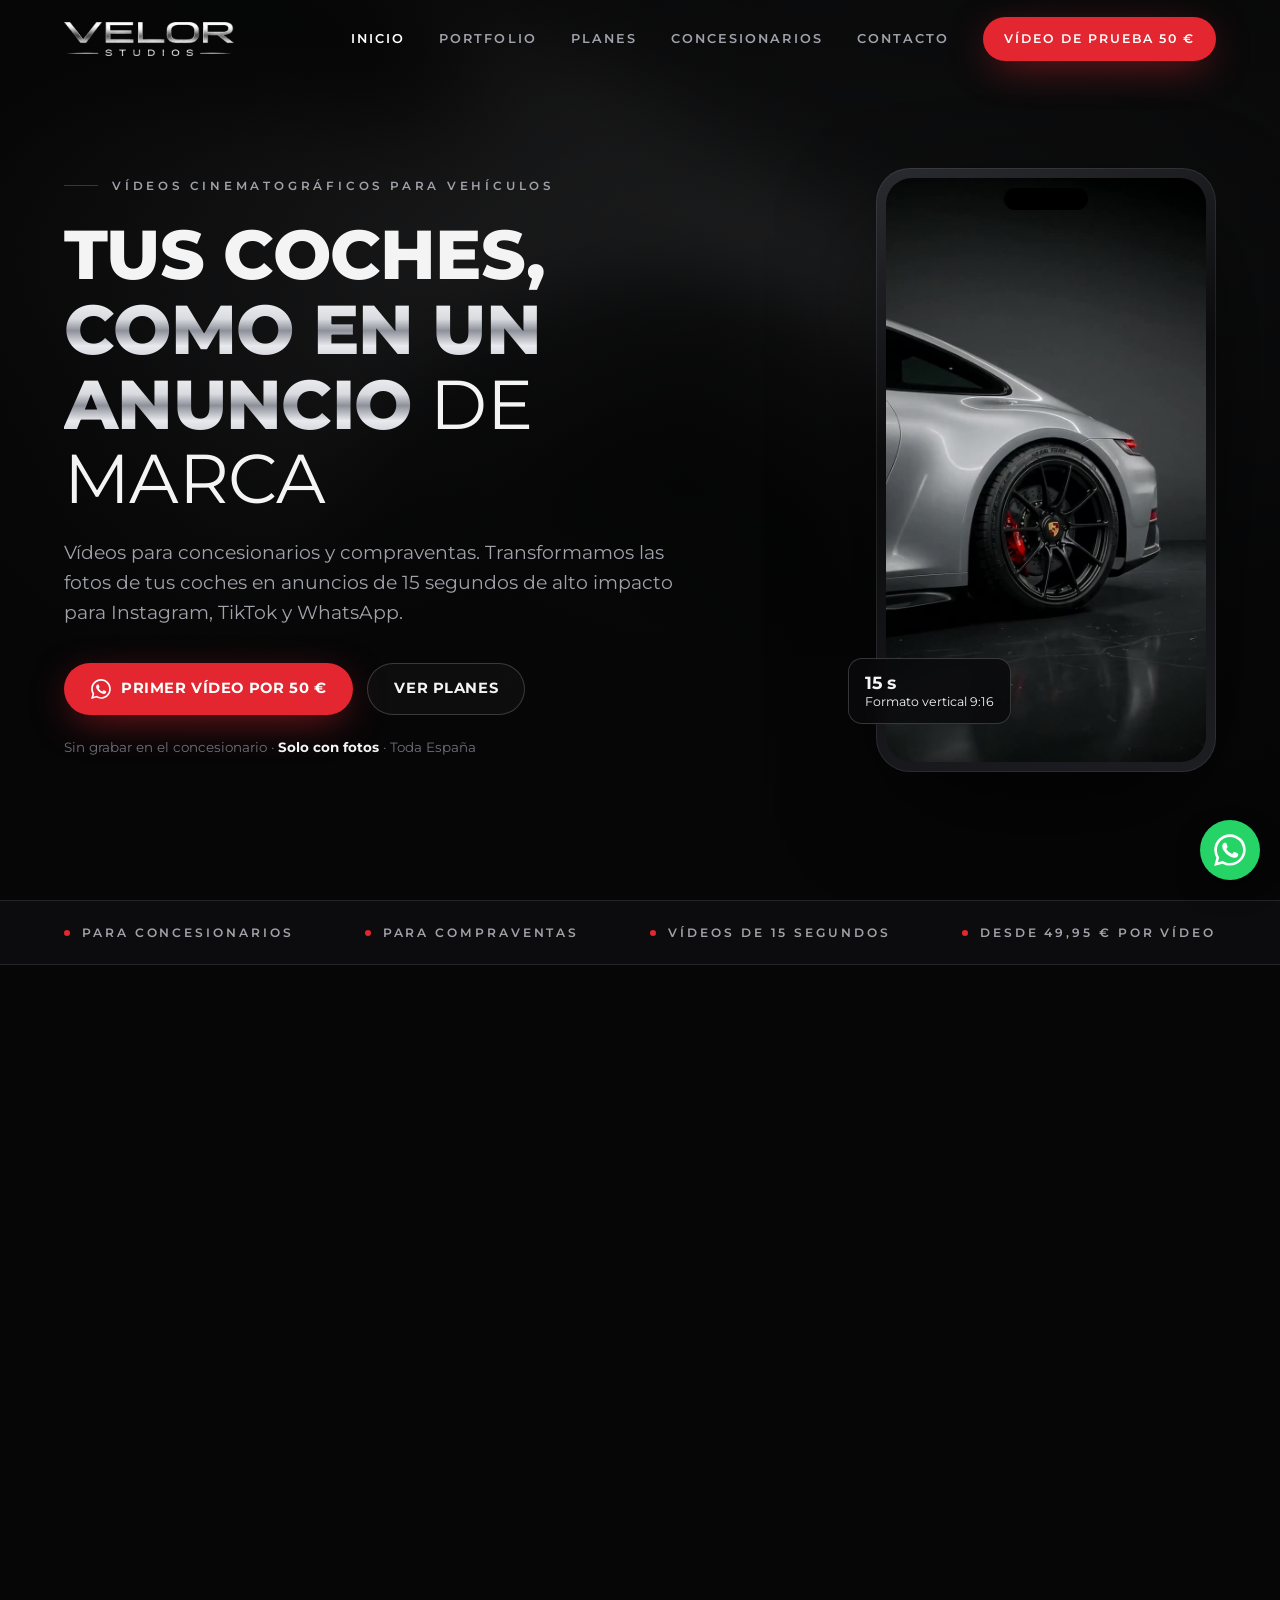
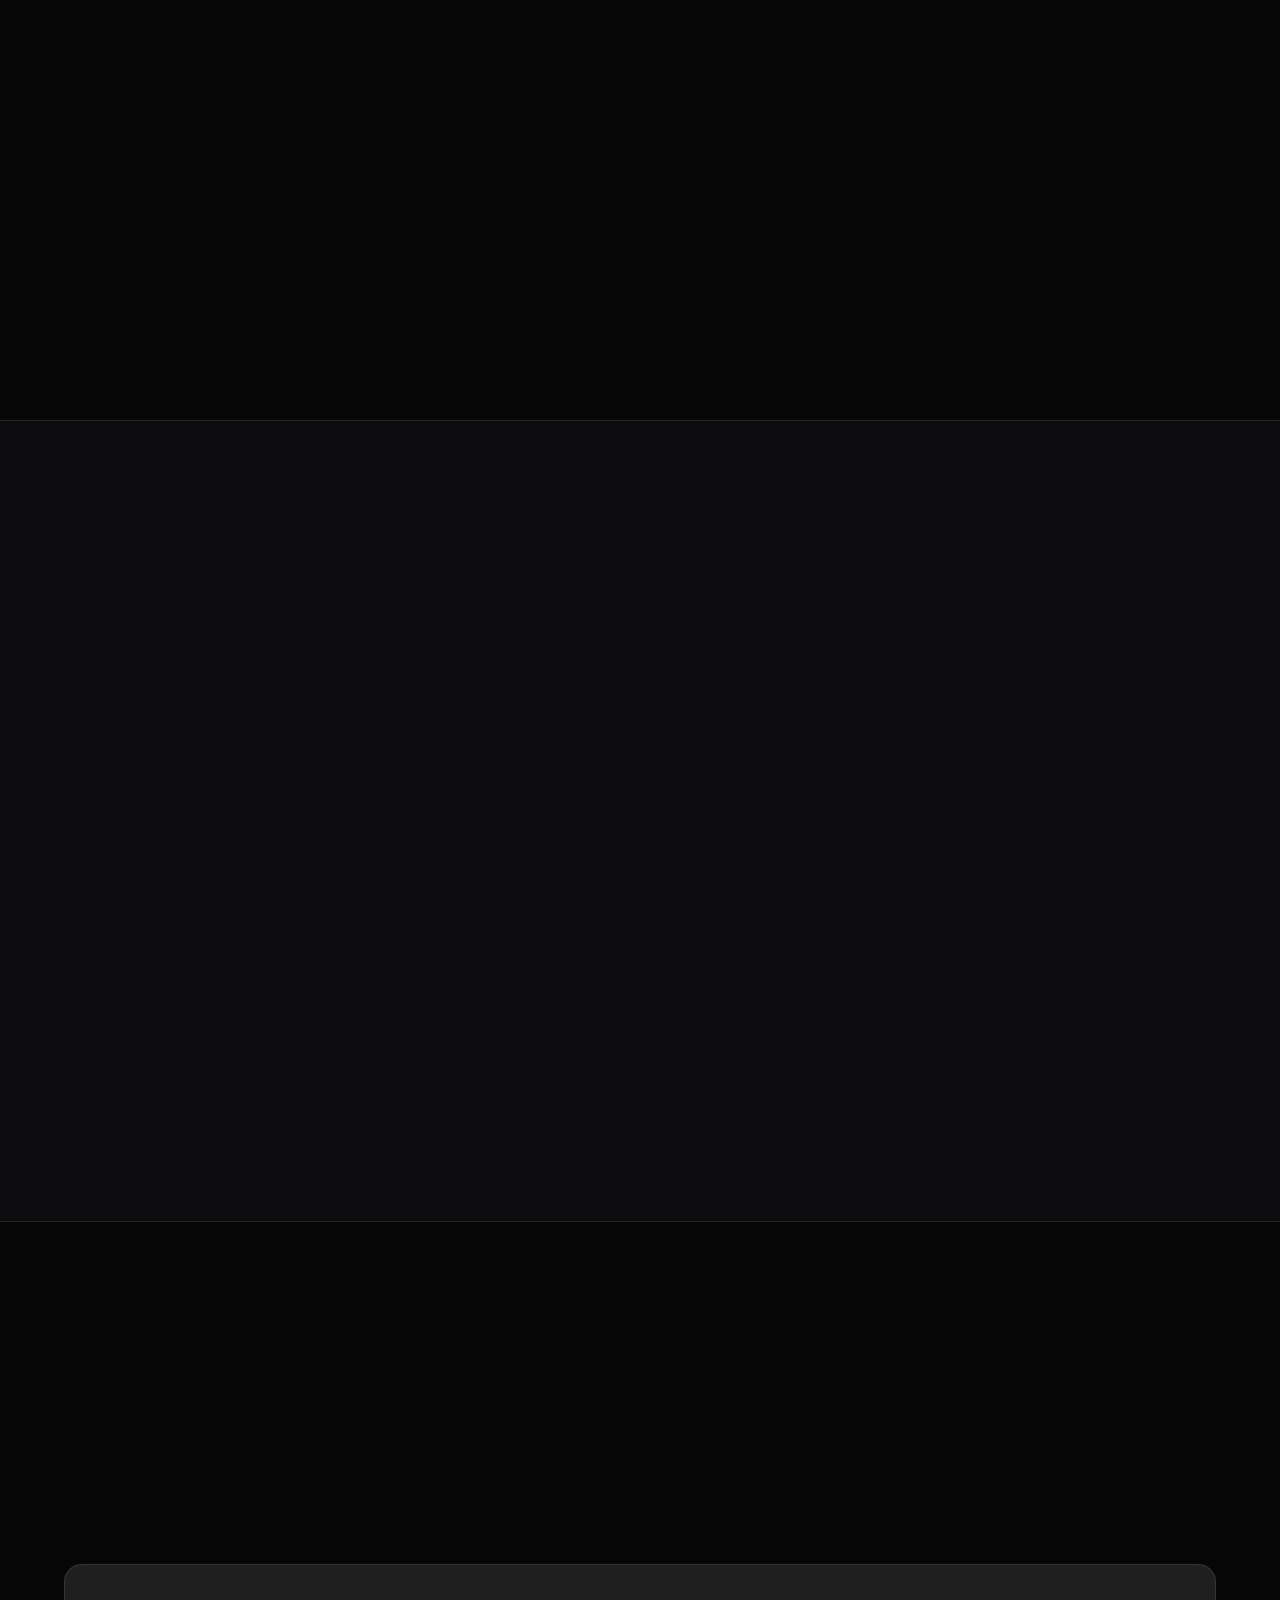
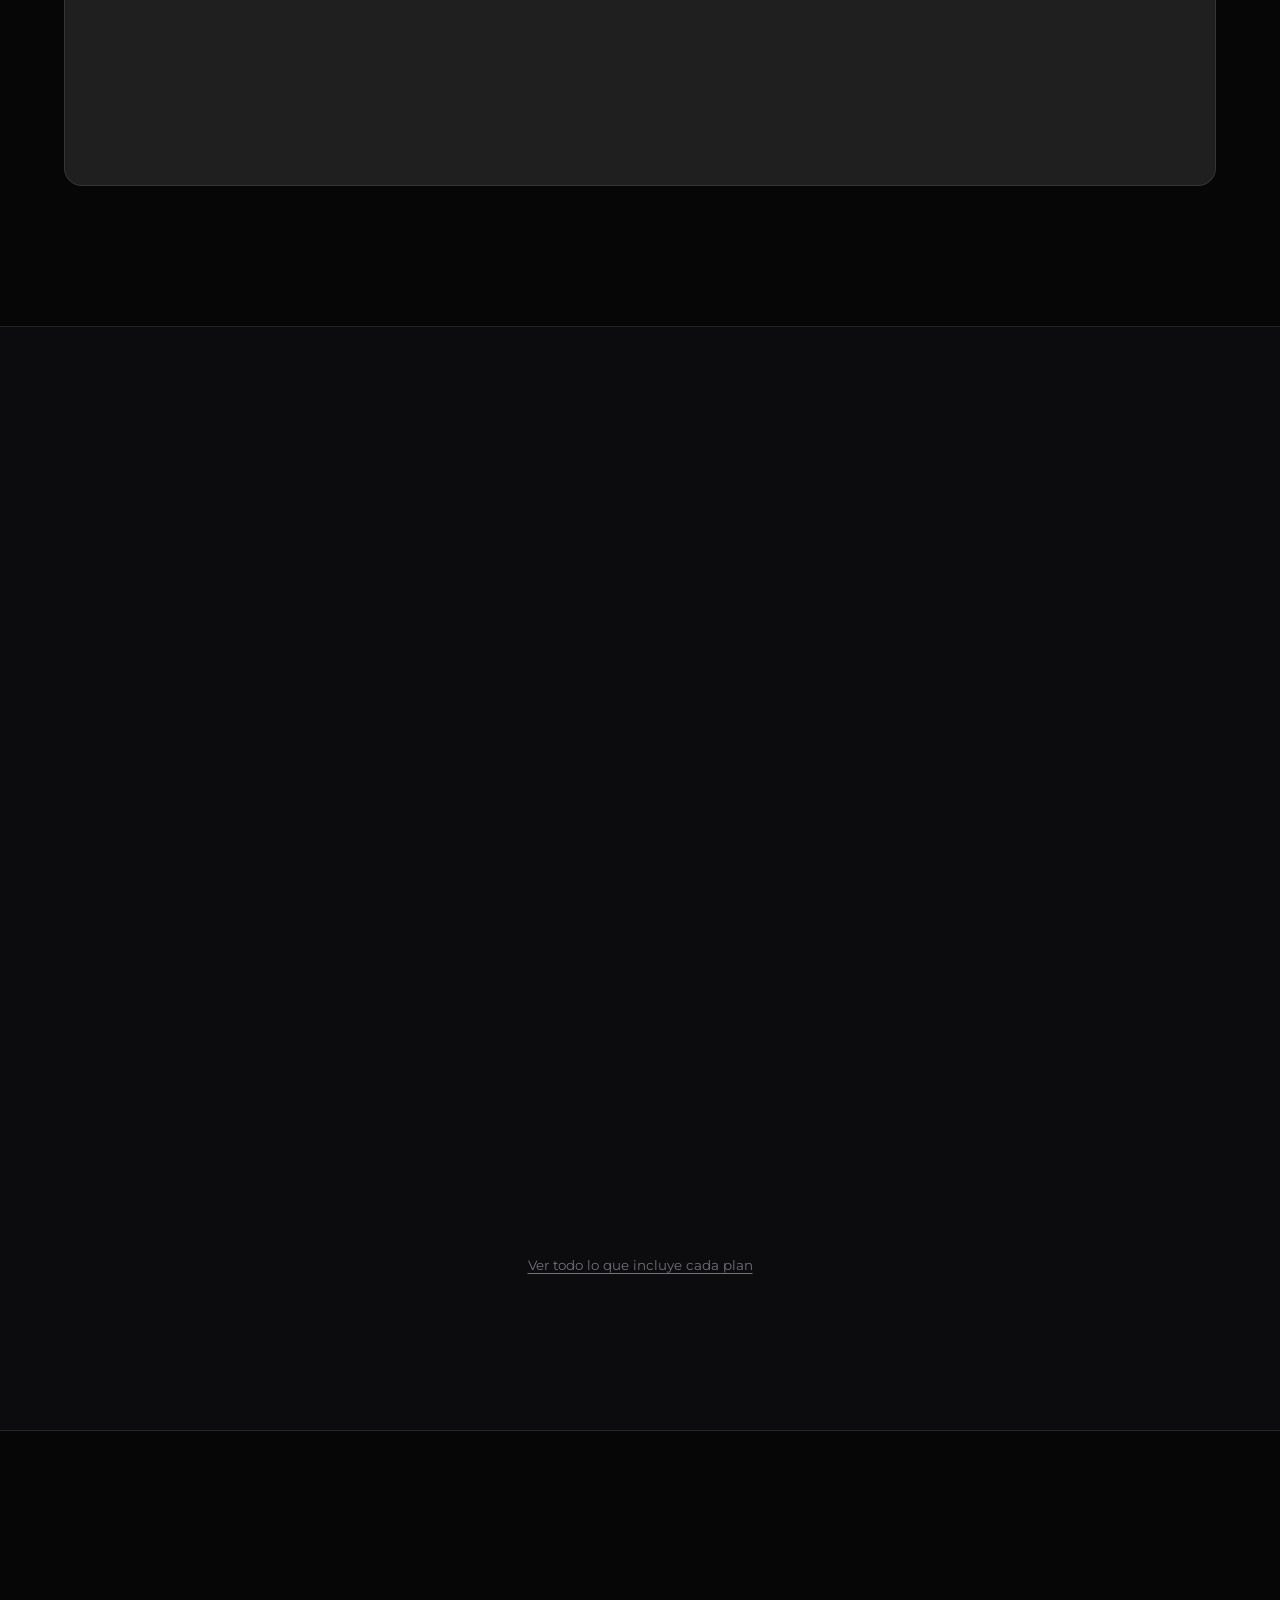
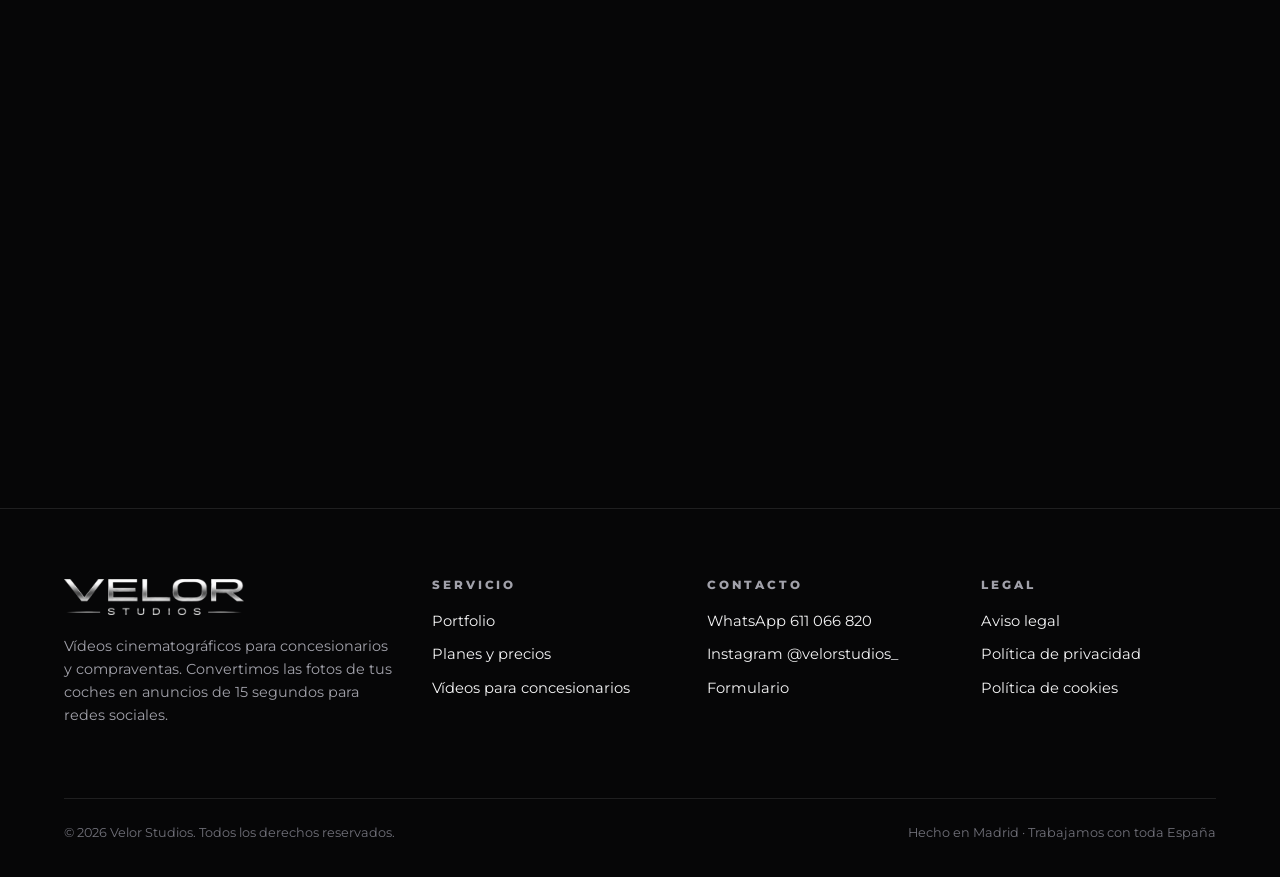
<file: index.html>
<!doctype html>
<html lang="es">
<head>
<meta charset="utf-8">
<meta name="viewport" content="width=device-width, initial-scale=1, viewport-fit=cover">
<title>Vídeos para concesionarios y compraventas | Velor Studios</title>
<meta name="description" content="Vídeos cinematográficos de 15 s para concesionarios y compraventas. Convertimos las fotos de tus coches en anuncios para Instagram y TikTok. Primer vídeo por 50 €.">
<meta name="robots" content="index,follow">
<link rel="canonical" href="https://velorstudios.es/">
<meta name="theme-color" content="#060607">
<meta http-equiv="Content-Security-Policy" content="default-src 'self'; img-src 'self' data:; media-src 'self'; style-src 'self'; font-src 'self'; script-src 'self'; connect-src 'self'; base-uri 'self'; form-action 'self'; object-src 'none'; upgrade-insecure-requests">
<meta name="referrer" content="strict-origin-when-cross-origin">
<meta property="og:type" content="website">
<meta property="og:locale" content="es_ES">
<meta property="og:site_name" content="Velor Studios">
<meta property="og:title" content="Vídeos para concesionarios y compraventas | Velor Studios">
<meta property="og:description" content="Vídeos cinematográficos de 15 s para concesionarios y compraventas. Convertimos las fotos de tus coches en anuncios para Instagram y TikTok. Primer vídeo por 50 €.">
<meta property="og:url" content="https://velorstudios.es/">
<meta property="og:image" content="https://velorstudios.es/img/og-velorstudios.jpg">
<meta property="og:image:width" content="1200">
<meta property="og:image:height" content="630">
<meta name="twitter:card" content="summary_large_image">
<meta name="twitter:title" content="Vídeos para concesionarios y compraventas | Velor Studios">
<meta name="twitter:description" content="Vídeos cinematográficos de 15 s para concesionarios y compraventas. Convertimos las fotos de tus coches en anuncios para Instagram y TikTok. Primer vídeo por 50 €.">
<meta name="twitter:image" content="https://velorstudios.es/img/og-velorstudios.jpg">
<link rel="icon" href="favicon.ico" sizes="any">
<link rel="icon" type="image/png" sizes="32x32" href="img/favicon-32.png">
<link rel="apple-touch-icon" href="img/apple-touch-icon.png">
<link rel="manifest" href="site.webmanifest">
<link rel="preload" href="fonts/montserrat-latin-800-normal.woff2" as="font" type="font/woff2" crossorigin>
<link rel="stylesheet" href="css/style.css">
<script type="application/ld+json">{"@context": "https://schema.org", "@type": "ProfessionalService", "@id": "https://velorstudios.es/#empresa", "name": "Velor Studios", "url": "https://velorstudios.es/", "logo": "https://velorstudios.es/img/icon-512.png", "image": "https://velorstudios.es/img/og-velorstudios.jpg", "description": "Vídeos cinematográficos para concesionarios y compraventas de coches: anuncios de 15 segundos en formato vertical para Instagram, TikTok y otras redes.", "telephone": "+34611066820", "priceRange": "50 € - 999 €/mes", "address": {"@type": "PostalAddress", "addressLocality": "Madrid", "addressRegion": "Comunidad de Madrid", "addressCountry": "ES"}, "areaServed": {"@type": "Country", "name": "España"}, "sameAs": ["https://www.instagram.com/velorstudios_/"], "contactPoint": {"@type": "ContactPoint", "telephone": "+34611066820", "contactType": "customer service", "availableLanguage": "es"}}</script>
<script type="application/ld+json">{"@context": "https://schema.org", "@type": "Service", "name": "Vídeos cinematográficos para concesionarios", "serviceType": "Producción de vídeo publicitario para vehículos", "provider": {"@id": "https://velorstudios.es/#empresa"}, "areaServed": {"@type": "Country", "name": "España"}, "offers": [{"@type": "Offer", "name": "Vídeo de prueba", "price": "50", "priceCurrency": "EUR"}, {"@type": "Offer", "name": "Plan Básico", "price": "399", "priceCurrency": "EUR", "description": "4 vídeos al mes"}, {"@type": "Offer", "name": "Plan Profesional", "price": "599", "priceCurrency": "EUR", "description": "8 vídeos al mes"}, {"@type": "Offer", "name": "Plan Avanzado", "price": "799", "priceCurrency": "EUR", "description": "12 vídeos al mes"}, {"@type": "Offer", "name": "Plan Premium", "price": "999", "priceCurrency": "EUR", "description": "20 vídeos al mes"}]}</script>
<script type="application/ld+json">{"@context": "https://schema.org", "@type": "FAQPage", "mainEntity": [{"@type": "Question", "name": "¿Hace falta grabar el coche en el concesionario?", "acceptedAnswer": {"@type": "Answer", "text": "No. Trabajamos a partir de fotos del vehículo. Con dos o tres fotos buenas (3/4 delantera, 3/4 trasera y algún detalle) es suficiente para crear el vídeo."}}, {"@type": "Question", "name": "¿Cuánto dura cada vídeo?", "acceptedAnswer": {"@type": "Answer", "text": "Cada vídeo dura 15 segundos y se entrega en formato vertical 9:16, listo para Instagram Reels, TikTok, YouTube Shorts y estados de WhatsApp."}}, {"@type": "Question", "name": "¿Cuánto cuesta?", "acceptedAnswer": {"@type": "Answer", "text": "El primer vídeo de prueba cuesta 50 €, sin compromiso. Después puedes elegir un plan mensual: 4 vídeos por 399 €, 8 por 599 €, 12 por 799 € o 20 por 999 € al mes."}}, {"@type": "Question", "name": "¿Hay permanencia?", "acceptedAnswer": {"@type": "Answer", "text": "El vídeo de prueba no tiene ningún compromiso. Las condiciones de los planes mensuales te las explicamos por WhatsApp antes de empezar."}}, {"@type": "Question", "name": "¿El coche sale igual que el real?", "acceptedAnswer": {"@type": "Answer", "text": "Partimos de las fotos reales de tu vehículo y revisamos que color, llantas y versión coincidan. Si ves algún detalle que no encaja, lo corregimos en la ronda de ajustes."}}, {"@type": "Question", "name": "¿Trabajáis fuera de Madrid?", "acceptedAnswer": {"@type": "Answer", "text": "Sí. Todo el proceso es online: nos envías las fotos por WhatsApp y recibes el vídeo, estés en la ciudad que estés de España."}}]}</script>
</head>
<body>
<a class="skip" href="#main">Saltar al contenido</a>
<header class="header">
  <div class="wrap">
    <a class="brand" href="./" aria-label="Velor Studios, inicio"><img src="img/logo-velorstudios.png" alt="Velor Studios" width="900" height="180"></a>
    <nav class="nav" id="nav" aria-label="Principal"><a href="./" aria-current="page">Inicio</a><a href="portfolio.html">Portfolio</a><a href="planes.html">Planes</a><a href="videos-para-concesionarios.html">Concesionarios</a><a href="contacto.html">Contacto</a><a class="btn btn-red" href="https://wa.me/34611066820?text=Hola%2C%20quiero%20el%20v%C3%ADdeo%20de%20prueba%20por%2050%20%E2%82%AC%20para%20mi%20concesionario." target="_blank" rel="noopener">Vídeo de prueba 50 €</a></nav>
    <button class="menu-btn" aria-label="Abrir menú" aria-expanded="false" aria-controls="nav"><span></span><span></span><span></span></button>
  </div>
</header>
<main id="main">
<section class="hero">
  <div class="hero-bg" aria-hidden="true"><video data-autoplay muted loop playsinline preload="metadata" poster="img/porsche-911-plato.jpg"><source src="video/porsche-911-plato.mp4" type="video/mp4"></video></div>
  <div class="wrap hero-grid">
    <div>
      <span class="eyebrow">Vídeos cinematográficos para vehículos</span>
      <h1>Tus coches, <span class="chrome">como en un anuncio</span> <span class="thin">de marca</span></h1>
      <p class="lead">Vídeos para concesionarios y compraventas. Transformamos las fotos de tus coches en anuncios de 15 segundos de alto impacto para Instagram, TikTok y WhatsApp.</p>
      <div class="hero-ctas">
        <a class="btn btn-red" href="https://wa.me/34611066820?text=Hola%2C%20quiero%20el%20v%C3%ADdeo%20de%20prueba%20por%2050%20%E2%82%AC%20para%20mi%20concesionario." target="_blank" rel="noopener"><svg viewBox="0 0 24 24" fill="currentColor" aria-hidden="true"><path d="M17.5 14.4c-.3-.1-1.7-.8-2-.9-.3-.1-.5-.1-.7.1-.2.3-.8.9-.9 1.1-.2.2-.3.2-.6.1-.3-.1-1.2-.5-2.3-1.4-.9-.8-1.4-1.7-1.6-2-.2-.3 0-.5.1-.6l.4-.5c.2-.2.2-.3.3-.5.1-.2 0-.4 0-.5l-.9-2.2c-.2-.6-.5-.5-.7-.5h-.6c-.2 0-.5.1-.8.4-.3.3-1 1-1 2.5s1.1 2.9 1.2 3.1c.1.2 2.1 3.2 5.1 4.5.7.3 1.3.5 1.7.6.7.2 1.4.2 1.9.1.6-.1 1.7-.7 1.9-1.4.2-.7.2-1.3.2-1.4-.1-.1-.3-.2-.6-.3zM12 21.8c-1.8 0-3.5-.5-5-1.4l-.4-.2-3.7 1 1-3.6-.2-.4C2.7 15.6 2.2 13.8 2.2 12 2.2 6.6 6.6 2.2 12 2.2c2.6 0 5.1 1 6.9 2.9 1.8 1.8 2.9 4.3 2.9 6.9 0 5.4-4.4 9.8-9.8 9.8zm8.4-18.2C18.1 1.3 15.2.1 12 .1 5.5.1.2 5.4.2 11.9c0 2.1.5 4.1 1.6 5.9L.1 24l6.3-1.7c1.7.9 3.7 1.4 5.6 1.4 6.5 0 11.8-5.3 11.8-11.8 0-3.2-1.2-6.1-3.4-8.3z"/></svg> Primer vídeo por 50 €</a>
        <a class="btn btn-ghost" href="planes.html">Ver planes</a>
      </div>
      <p class="hero-note">Sin grabar en el concesionario · <strong>Solo con fotos</strong> · Toda España</p>
    </div>
    <div class="phone">
      <video data-autoplay muted loop playsinline preload="metadata" poster="img/porsche-911-plato.jpg" aria-label="Ejemplo de vídeo: Porsche 911 en el plató de Velor Studios"><source src="video/porsche-911-plato.mp4" type="video/mp4"></video>
      <div class="phone-tag"><b>15 s</b>Formato vertical 9:16</div>
    </div>
  </div>
</section>
<section class="strip" aria-label="Ventajas"><div class="wrap"><ul><li>Para concesionarios</li><li>Para compraventas</li><li>Vídeos de 15 segundos</li><li>Desde 49,95 € por vídeo</li></ul></div></section>

<section class="section" id="portfolio">
  <div class="wrap">
    <div class="section-head reveal"><div><span class="eyebrow">Portfolio</span><h2>Así se ven <span class="chrome">tus coches</span></h2></div><p class="lead">Mismo coche, otra forma de enseñarlo. Planos de cine, ritmo y un acabado que hace parar el scroll.</p></div>
    <div class="reels"><figure class="reel reveal"><video data-autoplay muted loop playsinline preload="none" poster="img/lamborghini-aventador.jpg" aria-label="Vídeo de ejemplo: Lamborghini Aventador"><source src="video/lamborghini-aventador.mp4" type="video/mp4"></video><figcaption>Lamborghini Aventador<span>Plató Velor Studios</span></figcaption></figure><figure class="reel reveal"><video data-autoplay muted loop playsinline preload="none" poster="img/porsche-911-gt3-rs.jpg" aria-label="Vídeo de ejemplo: Porsche 911 GT3 RS"><source src="video/porsche-911-gt3-rs.mp4" type="video/mp4"></video><figcaption>Porsche 911 GT3 RS<span>Plató Velor Studios</span></figcaption></figure><figure class="reel reveal"><video data-autoplay muted loop playsinline preload="none" poster="img/porsche-911-plato.jpg" aria-label="Vídeo de ejemplo: Porsche 911 Carrera 4 GTS"><source src="video/porsche-911-plato.mp4" type="video/mp4"></video><figcaption>Porsche 911 Carrera 4 GTS<span>Plató Velor Studios</span></figcaption></figure><figure class="reel reveal"><video data-autoplay muted loop playsinline preload="none" poster="img/bmw-m4.jpg" aria-label="Vídeo de ejemplo: BMW M4"><source src="video/bmw-m4.mp4" type="video/mp4"></video><figcaption>BMW M4<span>Atardecer en exterior</span></figcaption></figure></div>
  </div>
</section>

<section class="section alt" id="como-funciona">
  <div class="wrap">
    <div class="section-head reveal"><div><span class="eyebrow">Cómo funciona</span><h2>De la foto al anuncio <span class="chrome">en 3 pasos</span></h2></div><p class="lead">Sin equipo de grabación, sin mover el coche y sin perder una mañana. Tú pones las fotos, nosotros el resto.</p></div>
    <div class="steps">
  <article class="step reveal"><h3>Me envías las fotos</h3><p>Dos o tres fotos del coche: 3/4 delantera, 3/4 trasera y algún detalle. Las de tu anuncio de siempre valen.</p></article>
  <article class="step reveal"><h3>Creamos el vídeo</h3><p>Montamos un vídeo de 15 segundos con planos de cine, música y el estilo de tu marca, en formato vertical 9:16.</p></article>
  <article class="step reveal"><h3>Lo publicas y vendes</h3><p>Te lo enviamos listo para Instagram, TikTok, WhatsApp o tu web. Si algo no te encaja, tienes una ronda de ajustes.</p></article>
</div>
  </div>
</section>

<section class="section">
  <div class="wrap">
    <div class="section-head reveal"><div><span class="eyebrow">Qué incluye</span><h2>Contenido que <span class="chrome">destaca tu stock</span></h2></div></div>
    <div class="features">
  <div class="feature reveal"><svg viewBox="0 0 24 24" fill="none" stroke="currentColor" stroke-width="1.5" aria-hidden="true"><circle cx="12" cy="12" r="10"/><path d="M10 8.5v7l6-3.5z"/></svg><h3>Vídeos de 15 s</h3><p>La duración que mejor funciona en Reels y TikTok.</p></div>
  <div class="feature reveal"><svg viewBox="0 0 24 24" fill="none" stroke="currentColor" stroke-width="1.5" aria-hidden="true"><path d="M4 6h10M18 6h2M4 12h4M12 12h8M4 18h12M20 18h0"/><circle cx="16" cy="6" r="2"/><circle cx="10" cy="12" r="2"/><circle cx="18" cy="18" r="2"/></svg><h3>Edición profesional</h3><p>Cortes al ritmo de la música, color cuidado y planos de detalle.</p></div>
  <div class="feature reveal"><svg viewBox="0 0 24 24" fill="none" stroke="currentColor" stroke-width="1.5" aria-hidden="true"><rect x="3" y="5" width="18" height="16" rx="2"/><path d="M3 10h18M8 3v4M16 3v4"/></svg><h3>Entrega mensual</h3><p>Un flujo constante de contenido para tu stock, sin grabar en el concesionario.</p></div>
  <div class="feature reveal"><svg viewBox="0 0 24 24" fill="none" stroke="currentColor" stroke-width="1.5" aria-hidden="true"><path d="M20 11a8 8 0 0 0-14.3-4.9L4 8M4 4v4h4M4 13a8 8 0 0 0 14.3 4.9L20 16M20 20v-4h-4"/></svg><h3>1 ronda de ajustes</h3><p>Si un detalle no encaja, lo corregimos antes de publicar.</p></div>
</div>
  </div>
</section>

<section class="section alt" id="planes">
  <div class="wrap">
    <div class="section-head reveal"><div><span class="eyebrow">Planes mensuales</span><h2>Contenido audiovisual <span class="chrome">para concesionarios</span></h2></div><p class="lead">Vídeos publicitarios diseñados para destacar tu stock en redes sociales. Elige cuántos vídeos necesitas al mes.</p></div>
    <div class="plans"><article class="plan reveal">
  <div class="plan-name">Plan<b>Básico</b></div>
  <div class="plan-videos">4</div><div class="plan-unit">vídeos / mes</div>
  <div class="plan-price">399 €<small>/mes</small></div>
  <span class="plan-per">99,75 € por vídeo</span>
  
  <a class="btn btn-ghost" href="https://wa.me/34611066820?text=Hola%2C%20me%20interesa%20el%20Plan%20B%C3%A1sico%20de%20Velor%20Studios%20%284%20v%C3%ADdeos/mes%29." target="_blank" rel="noopener">Lo quiero</a>
</article><article class="plan reveal">
  <div class="plan-name">Plan<b>Profesional</b></div>
  <div class="plan-videos">8</div><div class="plan-unit">vídeos / mes</div>
  <div class="plan-price">599 €<small>/mes</small></div>
  <span class="plan-per">74,88 € por vídeo</span>
  
  <a class="btn btn-ghost" href="https://wa.me/34611066820?text=Hola%2C%20me%20interesa%20el%20Plan%20Profesional%20de%20Velor%20Studios%20%288%20v%C3%ADdeos/mes%29." target="_blank" rel="noopener">Lo quiero</a>
</article><article class="plan featured reveal"><span class="tag">Recomendado</span>
  <div class="plan-name">Plan<b>Avanzado</b></div>
  <div class="plan-videos">12</div><div class="plan-unit">vídeos / mes</div>
  <div class="plan-price">799 €<small>/mes</small></div>
  <span class="plan-per">66,58 € por vídeo</span>
  
  <a class="btn btn-red" href="https://wa.me/34611066820?text=Hola%2C%20me%20interesa%20el%20Plan%20Avanzado%20de%20Velor%20Studios%20%2812%20v%C3%ADdeos/mes%29." target="_blank" rel="noopener">Lo quiero</a>
</article><article class="plan best reveal"><span class="tag">Mejor precio por vídeo</span>
  <div class="plan-name">Plan<b>Premium</b></div>
  <div class="plan-videos">20</div><div class="plan-unit">vídeos / mes</div>
  <div class="plan-price">999 €<small>/mes</small></div>
  <span class="plan-per">49,95 € por vídeo</span>
  
  <a class="btn btn-ghost" href="https://wa.me/34611066820?text=Hola%2C%20me%20interesa%20el%20Plan%20Premium%20de%20Velor%20Studios%20%2820%20v%C3%ADdeos/mes%29." target="_blank" rel="noopener">Lo quiero</a>
</article></div>
    <p class="hero-note center-note"><a class="ulink" href="planes.html">Ver todo lo que incluye cada plan</a></p>
  </div>
</section>

<section class="section"><div class="wrap"><div class="offer reveal">
  <div><span class="eyebrow">Oferta de lanzamiento</span><h2>Tu primer vídeo <span class="chrome">por 50 €</span></h2><p class="lead">Pruébalo con un coche de tu stock. 15 segundos, sin compromiso mensual y exclusivo para nuevos clientes.</p></div>
  <div class="offer-price"><div class="big chrome">50 €</div><p>15 segundos · Sin compromiso</p><a class="btn btn-red" href="https://wa.me/34611066820?text=Hola%2C%20quiero%20el%20v%C3%ADdeo%20de%20prueba%20por%2050%20%E2%82%AC%20para%20mi%20concesionario." target="_blank" rel="noopener"><svg viewBox="0 0 24 24" fill="currentColor" aria-hidden="true"><path d="M17.5 14.4c-.3-.1-1.7-.8-2-.9-.3-.1-.5-.1-.7.1-.2.3-.8.9-.9 1.1-.2.2-.3.2-.6.1-.3-.1-1.2-.5-2.3-1.4-.9-.8-1.4-1.7-1.6-2-.2-.3 0-.5.1-.6l.4-.5c.2-.2.2-.3.3-.5.1-.2 0-.4 0-.5l-.9-2.2c-.2-.6-.5-.5-.7-.5h-.6c-.2 0-.5.1-.8.4-.3.3-1 1-1 2.5s1.1 2.9 1.2 3.1c.1.2 2.1 3.2 5.1 4.5.7.3 1.3.5 1.7.6.7.2 1.4.2 1.9.1.6-.1 1.7-.7 1.9-1.4.2-.7.2-1.3.2-1.4-.1-.1-.3-.2-.6-.3zM12 21.8c-1.8 0-3.5-.5-5-1.4l-.4-.2-3.7 1 1-3.6-.2-.4C2.7 15.6 2.2 13.8 2.2 12 2.2 6.6 6.6 2.2 12 2.2c2.6 0 5.1 1 6.9 2.9 1.8 1.8 2.9 4.3 2.9 6.9 0 5.4-4.4 9.8-9.8 9.8zm8.4-18.2C18.1 1.3 15.2.1 12 .1 5.5.1.2 5.4.2 11.9c0 2.1.5 4.1 1.6 5.9L.1 24l6.3-1.7c1.7.9 3.7 1.4 5.6 1.4 6.5 0 11.8-5.3 11.8-11.8 0-3.2-1.2-6.1-3.4-8.3z"/></svg> Pedir mi vídeo</a></div>
</div></div></section>

<section class="section alt" id="faq">
  <div class="wrap">
    <div class="section-head reveal"><div><span class="eyebrow">Preguntas frecuentes</span><h2>Lo que nos <span class="chrome">suelen preguntar</span></h2></div></div>
    <div class="faq"><details class="reveal"><summary>¿Hace falta grabar el coche en el concesionario?</summary><p>No. Trabajamos a partir de fotos del vehículo. Con dos o tres fotos buenas (3/4 delantera, 3/4 trasera y algún detalle) es suficiente para crear el vídeo.</p></details><details class="reveal"><summary>¿Cuánto dura cada vídeo?</summary><p>Cada vídeo dura 15 segundos y se entrega en formato vertical 9:16, listo para Instagram Reels, TikTok, YouTube Shorts y estados de WhatsApp.</p></details><details class="reveal"><summary>¿Cuánto cuesta?</summary><p>El primer vídeo de prueba cuesta 50 €, sin compromiso. Después puedes elegir un plan mensual: 4 vídeos por 399 €, 8 por 599 €, 12 por 799 € o 20 por 999 € al mes.</p></details><details class="reveal"><summary>¿Hay permanencia?</summary><p>El vídeo de prueba no tiene ningún compromiso. Las condiciones de los planes mensuales te las explicamos por WhatsApp antes de empezar.</p></details><details class="reveal"><summary>¿El coche sale igual que el real?</summary><p>Partimos de las fotos reales de tu vehículo y revisamos que color, llantas y versión coincidan. Si ves algún detalle que no encaja, lo corregimos en la ronda de ajustes.</p></details><details class="reveal"><summary>¿Trabajáis fuera de Madrid?</summary><p>Sí. Todo el proceso es online: nos envías las fotos por WhatsApp y recibes el vídeo, estés en la ciudad que estés de España.</p></details></div>
  </div>
</section>
<section class="section cta"><div class="wrap reveal"><span class="eyebrow">Velor Studios</span><h2>¿Tienes un concesionario o compraventa?</h2><p class="lead">Tus coches pueden verse así. Escríbenos por WhatsApp y te preparamos el primer vídeo.</p>
<div class="hero-ctas"><a class="btn btn-red" href="https://wa.me/34611066820?text=Hola%2C%20quiero%20el%20v%C3%ADdeo%20de%20prueba%20por%2050%20%E2%82%AC%20para%20mi%20concesionario." target="_blank" rel="noopener"><svg viewBox="0 0 24 24" fill="currentColor" aria-hidden="true"><path d="M17.5 14.4c-.3-.1-1.7-.8-2-.9-.3-.1-.5-.1-.7.1-.2.3-.8.9-.9 1.1-.2.2-.3.2-.6.1-.3-.1-1.2-.5-2.3-1.4-.9-.8-1.4-1.7-1.6-2-.2-.3 0-.5.1-.6l.4-.5c.2-.2.2-.3.3-.5.1-.2 0-.4 0-.5l-.9-2.2c-.2-.6-.5-.5-.7-.5h-.6c-.2 0-.5.1-.8.4-.3.3-1 1-1 2.5s1.1 2.9 1.2 3.1c.1.2 2.1 3.2 5.1 4.5.7.3 1.3.5 1.7.6.7.2 1.4.2 1.9.1.6-.1 1.7-.7 1.9-1.4.2-.7.2-1.3.2-1.4-.1-.1-.3-.2-.6-.3zM12 21.8c-1.8 0-3.5-.5-5-1.4l-.4-.2-3.7 1 1-3.6-.2-.4C2.7 15.6 2.2 13.8 2.2 12 2.2 6.6 6.6 2.2 12 2.2c2.6 0 5.1 1 6.9 2.9 1.8 1.8 2.9 4.3 2.9 6.9 0 5.4-4.4 9.8-9.8 9.8zm8.4-18.2C18.1 1.3 15.2.1 12 .1 5.5.1.2 5.4.2 11.9c0 2.1.5 4.1 1.6 5.9L.1 24l6.3-1.7c1.7.9 3.7 1.4 5.6 1.4 6.5 0 11.8-5.3 11.8-11.8 0-3.2-1.2-6.1-3.4-8.3z"/></svg> Escríbenos: 611 066 820</a><a class="btn btn-ghost" href="https://www.instagram.com/velorstudios_/" target="_blank" rel="noopener"><svg viewBox="0 0 24 24" fill="none" stroke="currentColor" stroke-width="1.8" aria-hidden="true"><rect x="3" y="3" width="18" height="18" rx="5"/><circle cx="12" cy="12" r="4"/><circle cx="17.5" cy="6.5" r="1" fill="currentColor"/></svg> @velorstudios_</a></div></div></section>
</main>
<footer class="footer">
  <div class="wrap">
    <div class="footer-grid">
      <div>
        <img src="img/logo-velorstudios.png" alt="Velor Studios" width="900" height="180" loading="lazy">
        <p>Vídeos cinematográficos para concesionarios y compraventas. Convertimos las fotos de tus coches en anuncios de 15 segundos para redes sociales.</p>
      </div>
      <div>
        <h3>Servicio</h3>
        <ul><li><a href="portfolio.html">Portfolio</a></li><li><a href="planes.html">Planes y precios</a></li><li><a href="videos-para-concesionarios.html">Vídeos para concesionarios</a></li></ul>
      </div>
      <div>
        <h3>Contacto</h3>
        <ul><li><a href="https://wa.me/34611066820?text=Hola%2C%20quiero%20informaci%C3%B3n%20sobre%20los%20v%C3%ADdeos%20de%20Velor%20Studios." target="_blank" rel="noopener">WhatsApp 611 066 820</a></li><li><a href="https://www.instagram.com/velorstudios_/" target="_blank" rel="noopener">Instagram @velorstudios_</a></li><li><a href="contacto.html">Formulario</a></li></ul>
      </div>
      <div>
        <h3>Legal</h3>
        <ul><li><a href="aviso-legal.html">Aviso legal</a></li><li><a href="privacidad.html">Política de privacidad</a></li><li><a href="cookies.html">Política de cookies</a></li></ul>
      </div>
    </div>
    <div class="footer-bottom"><span>© <span id="year">2026</span> Velor Studios. Todos los derechos reservados.</span><span>Hecho en Madrid · Trabajamos con toda España</span></div>
  </div>
</footer>
<a class="wa-float" href="https://wa.me/34611066820?text=Hola%2C%20quiero%20informaci%C3%B3n%20sobre%20los%20v%C3%ADdeos%20de%20Velor%20Studios." target="_blank" rel="noopener" aria-label="Escríbenos por WhatsApp"><svg viewBox="0 0 24 24" fill="currentColor" aria-hidden="true"><path d="M17.5 14.4c-.3-.1-1.7-.8-2-.9-.3-.1-.5-.1-.7.1-.2.3-.8.9-.9 1.1-.2.2-.3.2-.6.1-.3-.1-1.2-.5-2.3-1.4-.9-.8-1.4-1.7-1.6-2-.2-.3 0-.5.1-.6l.4-.5c.2-.2.2-.3.3-.5.1-.2 0-.4 0-.5l-.9-2.2c-.2-.6-.5-.5-.7-.5h-.6c-.2 0-.5.1-.8.4-.3.3-1 1-1 2.5s1.1 2.9 1.2 3.1c.1.2 2.1 3.2 5.1 4.5.7.3 1.3.5 1.7.6.7.2 1.4.2 1.9.1.6-.1 1.7-.7 1.9-1.4.2-.7.2-1.3.2-1.4-.1-.1-.3-.2-.6-.3zM12 21.8c-1.8 0-3.5-.5-5-1.4l-.4-.2-3.7 1 1-3.6-.2-.4C2.7 15.6 2.2 13.8 2.2 12 2.2 6.6 6.6 2.2 12 2.2c2.6 0 5.1 1 6.9 2.9 1.8 1.8 2.9 4.3 2.9 6.9 0 5.4-4.4 9.8-9.8 9.8zm8.4-18.2C18.1 1.3 15.2.1 12 .1 5.5.1.2 5.4.2 11.9c0 2.1.5 4.1 1.6 5.9L.1 24l6.3-1.7c1.7.9 3.7 1.4 5.6 1.4 6.5 0 11.8-5.3 11.8-11.8 0-3.2-1.2-6.1-3.4-8.3z"/></svg></a>
<script src="js/main.js" defer></script>
</body>
</html>
</file>
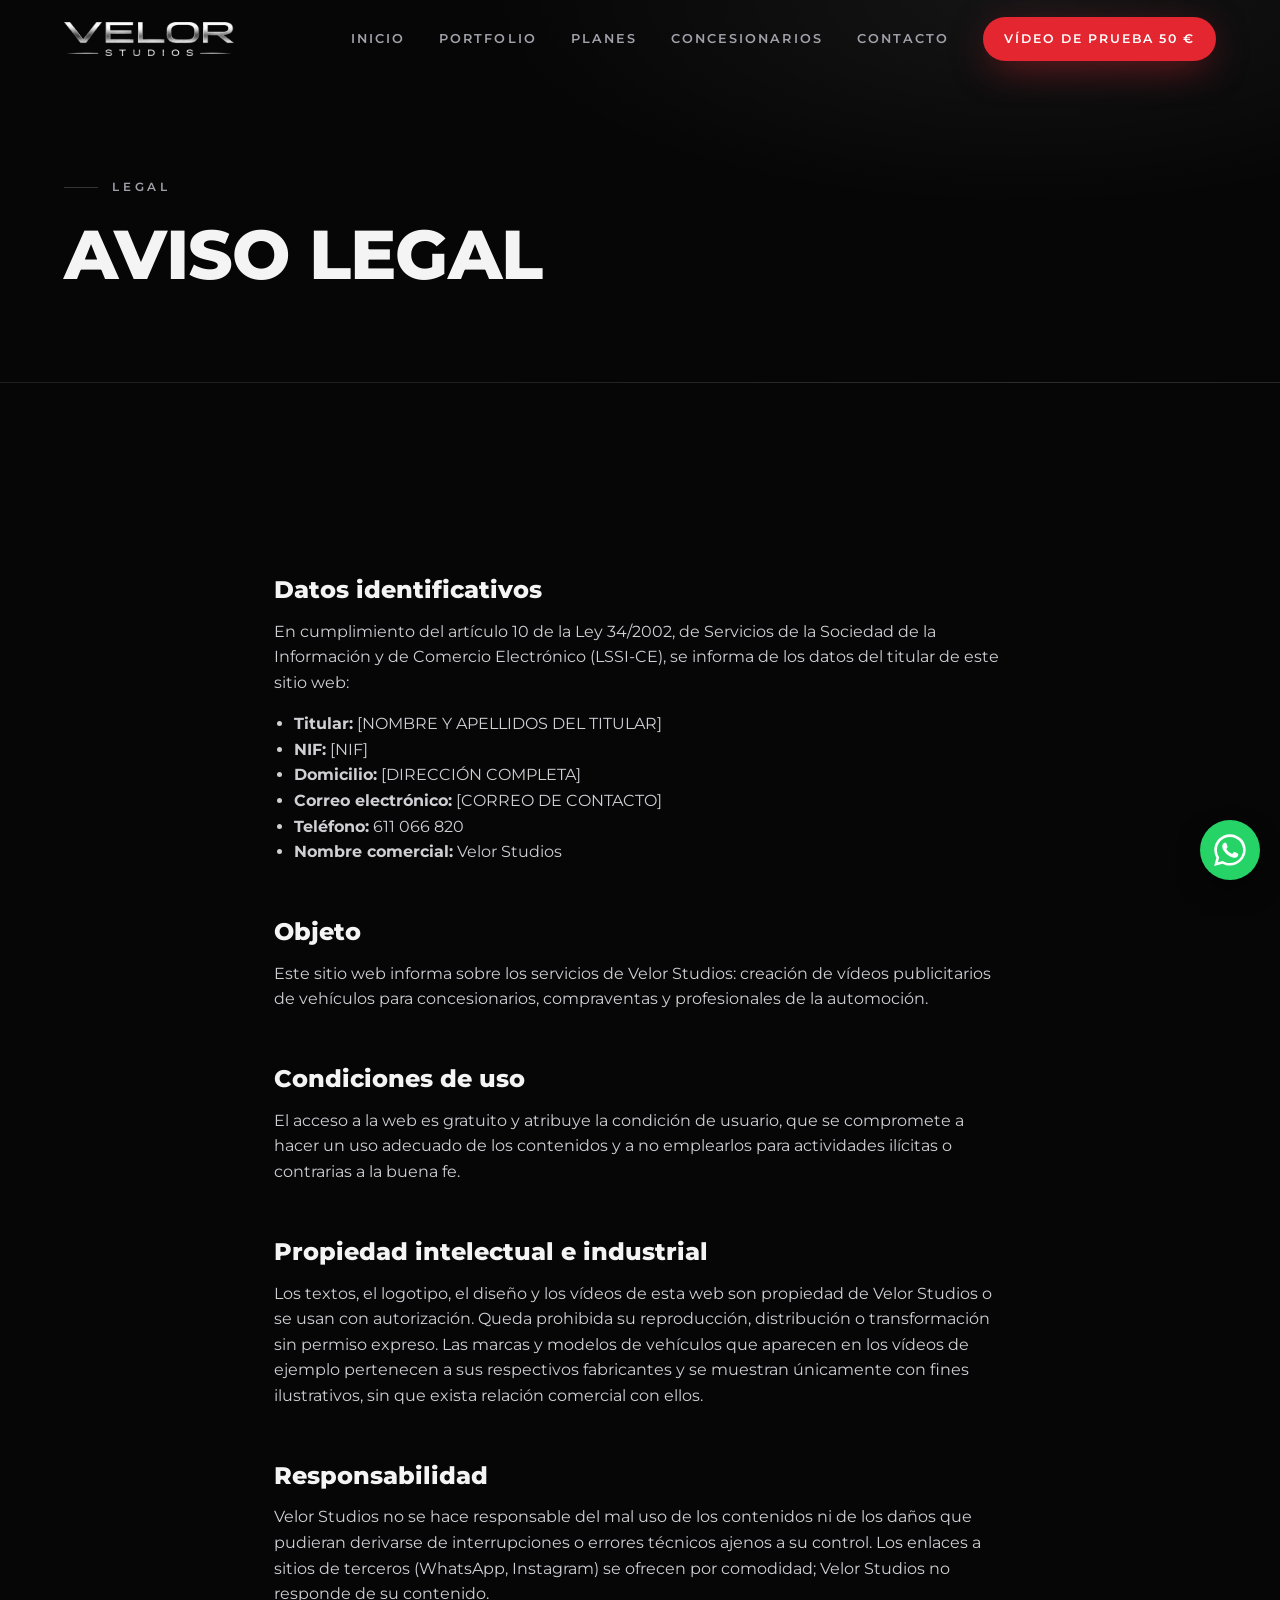
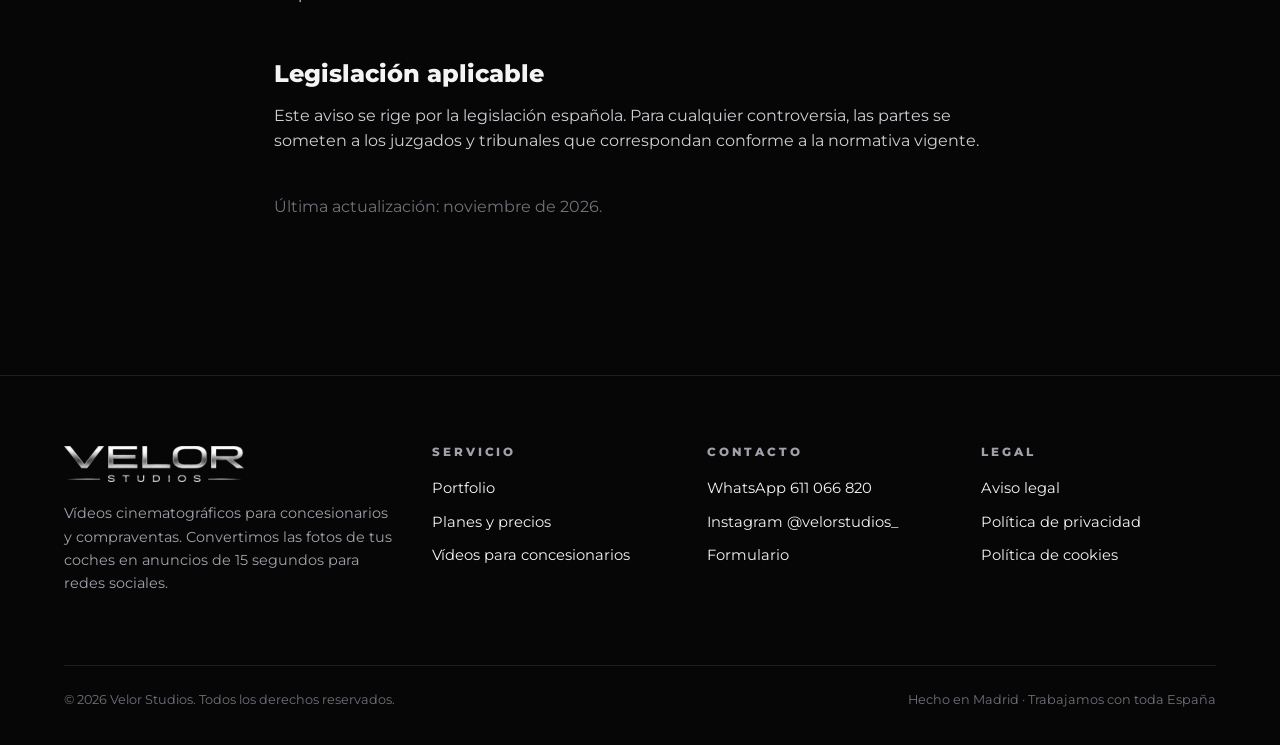
<file: aviso-legal.html>
<!doctype html>
<html lang="es">
<head>
<meta charset="utf-8">
<meta name="viewport" content="width=device-width, initial-scale=1, viewport-fit=cover">
<title>Aviso legal | Velor Studios</title>
<meta name="description" content="Aviso legal de Velor Studios.">
<meta name="robots" content="noindex,follow">
<link rel="canonical" href="https://velorstudios.es/aviso-legal.html">
<meta name="theme-color" content="#060607">
<meta http-equiv="Content-Security-Policy" content="default-src 'self'; img-src 'self' data:; media-src 'self'; style-src 'self'; font-src 'self'; script-src 'self'; connect-src 'self'; base-uri 'self'; form-action 'self'; object-src 'none'; upgrade-insecure-requests">
<meta name="referrer" content="strict-origin-when-cross-origin">
<meta property="og:type" content="website">
<meta property="og:locale" content="es_ES">
<meta property="og:site_name" content="Velor Studios">
<meta property="og:title" content="Aviso legal | Velor Studios">
<meta property="og:description" content="Aviso legal de Velor Studios.">
<meta property="og:url" content="https://velorstudios.es/aviso-legal.html">
<meta property="og:image" content="https://velorstudios.es/img/og-velorstudios.jpg">
<meta property="og:image:width" content="1200">
<meta property="og:image:height" content="630">
<meta name="twitter:card" content="summary_large_image">
<meta name="twitter:title" content="Aviso legal | Velor Studios">
<meta name="twitter:description" content="Aviso legal de Velor Studios.">
<meta name="twitter:image" content="https://velorstudios.es/img/og-velorstudios.jpg">
<link rel="icon" href="favicon.ico" sizes="any">
<link rel="icon" type="image/png" sizes="32x32" href="img/favicon-32.png">
<link rel="apple-touch-icon" href="img/apple-touch-icon.png">
<link rel="manifest" href="site.webmanifest">
<link rel="preload" href="fonts/montserrat-latin-800-normal.woff2" as="font" type="font/woff2" crossorigin>
<link rel="stylesheet" href="css/style.css">
</head>
<body>
<a class="skip" href="#main">Saltar al contenido</a>
<header class="header">
  <div class="wrap">
    <a class="brand" href="./" aria-label="Velor Studios, inicio"><img src="img/logo-velorstudios.png" alt="Velor Studios" width="900" height="180"></a>
    <nav class="nav" id="nav" aria-label="Principal"><a href="./">Inicio</a><a href="portfolio.html">Portfolio</a><a href="planes.html">Planes</a><a href="videos-para-concesionarios.html">Concesionarios</a><a href="contacto.html">Contacto</a><a class="btn btn-red" href="https://wa.me/34611066820?text=Hola%2C%20quiero%20el%20v%C3%ADdeo%20de%20prueba%20por%2050%20%E2%82%AC%20para%20mi%20concesionario." target="_blank" rel="noopener">Vídeo de prueba 50 €</a></nav>
    <button class="menu-btn" aria-label="Abrir menú" aria-expanded="false" aria-controls="nav"><span></span><span></span><span></span></button>
  </div>
</header>
<main id="main">
<section class="page-hero"><div class="wrap"><span class="eyebrow">Legal</span><h1>Aviso legal</h1></div></section>
<section class="section"><div class="wrap prose">
<h2>Datos identificativos</h2>
<p>En cumplimiento del artículo 10 de la Ley 34/2002, de Servicios de la Sociedad de la Información y de Comercio Electrónico (LSSI-CE), se informa de los datos del titular de este sitio web:</p>
<ul><li><strong>Titular:</strong> [NOMBRE Y APELLIDOS DEL TITULAR]</li><li><strong>NIF:</strong> [NIF]</li><li><strong>Domicilio:</strong> [DIRECCIÓN COMPLETA]</li><li><strong>Correo electrónico:</strong> [CORREO DE CONTACTO]</li><li><strong>Teléfono:</strong> 611 066 820</li><li><strong>Nombre comercial:</strong> Velor Studios</li></ul>
<h2>Objeto</h2>
<p>Este sitio web informa sobre los servicios de Velor Studios: creación de vídeos publicitarios de vehículos para concesionarios, compraventas y profesionales de la automoción.</p>
<h2>Condiciones de uso</h2>
<p>El acceso a la web es gratuito y atribuye la condición de usuario, que se compromete a hacer un uso adecuado de los contenidos y a no emplearlos para actividades ilícitas o contrarias a la buena fe.</p>
<h2>Propiedad intelectual e industrial</h2>
<p>Los textos, el logotipo, el diseño y los vídeos de esta web son propiedad de Velor Studios o se usan con autorización. Queda prohibida su reproducción, distribución o transformación sin permiso expreso. Las marcas y modelos de vehículos que aparecen en los vídeos de ejemplo pertenecen a sus respectivos fabricantes y se muestran únicamente con fines ilustrativos, sin que exista relación comercial con ellos.</p>
<h2>Responsabilidad</h2>
<p>Velor Studios no se hace responsable del mal uso de los contenidos ni de los daños que pudieran derivarse de interrupciones o errores técnicos ajenos a su control. Los enlaces a sitios de terceros (WhatsApp, Instagram) se ofrecen por comodidad; Velor Studios no responde de su contenido.</p>
<h2>Legislación aplicable</h2>
<p>Este aviso se rige por la legislación española. Para cualquier controversia, las partes se someten a los juzgados y tribunales que correspondan conforme a la normativa vigente.</p><p class="updated">Última actualización: noviembre de 2026.</p></div></section>
</main>
<footer class="footer">
  <div class="wrap">
    <div class="footer-grid">
      <div>
        <img src="img/logo-velorstudios.png" alt="Velor Studios" width="900" height="180" loading="lazy">
        <p>Vídeos cinematográficos para concesionarios y compraventas. Convertimos las fotos de tus coches en anuncios de 15 segundos para redes sociales.</p>
      </div>
      <div>
        <h3>Servicio</h3>
        <ul><li><a href="portfolio.html">Portfolio</a></li><li><a href="planes.html">Planes y precios</a></li><li><a href="videos-para-concesionarios.html">Vídeos para concesionarios</a></li></ul>
      </div>
      <div>
        <h3>Contacto</h3>
        <ul><li><a href="https://wa.me/34611066820?text=Hola%2C%20quiero%20informaci%C3%B3n%20sobre%20los%20v%C3%ADdeos%20de%20Velor%20Studios." target="_blank" rel="noopener">WhatsApp 611 066 820</a></li><li><a href="https://www.instagram.com/velorstudios_/" target="_blank" rel="noopener">Instagram @velorstudios_</a></li><li><a href="contacto.html">Formulario</a></li></ul>
      </div>
      <div>
        <h3>Legal</h3>
        <ul><li><a href="aviso-legal.html">Aviso legal</a></li><li><a href="privacidad.html">Política de privacidad</a></li><li><a href="cookies.html">Política de cookies</a></li></ul>
      </div>
    </div>
    <div class="footer-bottom"><span>© <span id="year">2026</span> Velor Studios. Todos los derechos reservados.</span><span>Hecho en Madrid · Trabajamos con toda España</span></div>
  </div>
</footer>
<a class="wa-float" href="https://wa.me/34611066820?text=Hola%2C%20quiero%20informaci%C3%B3n%20sobre%20los%20v%C3%ADdeos%20de%20Velor%20Studios." target="_blank" rel="noopener" aria-label="Escríbenos por WhatsApp"><svg viewBox="0 0 24 24" fill="currentColor" aria-hidden="true"><path d="M17.5 14.4c-.3-.1-1.7-.8-2-.9-.3-.1-.5-.1-.7.1-.2.3-.8.9-.9 1.1-.2.2-.3.2-.6.1-.3-.1-1.2-.5-2.3-1.4-.9-.8-1.4-1.7-1.6-2-.2-.3 0-.5.1-.6l.4-.5c.2-.2.2-.3.3-.5.1-.2 0-.4 0-.5l-.9-2.2c-.2-.6-.5-.5-.7-.5h-.6c-.2 0-.5.1-.8.4-.3.3-1 1-1 2.5s1.1 2.9 1.2 3.1c.1.2 2.1 3.2 5.1 4.5.7.3 1.3.5 1.7.6.7.2 1.4.2 1.9.1.6-.1 1.7-.7 1.9-1.4.2-.7.2-1.3.2-1.4-.1-.1-.3-.2-.6-.3zM12 21.8c-1.8 0-3.5-.5-5-1.4l-.4-.2-3.7 1 1-3.6-.2-.4C2.7 15.6 2.2 13.8 2.2 12 2.2 6.6 6.6 2.2 12 2.2c2.6 0 5.1 1 6.9 2.9 1.8 1.8 2.9 4.3 2.9 6.9 0 5.4-4.4 9.8-9.8 9.8zm8.4-18.2C18.1 1.3 15.2.1 12 .1 5.5.1.2 5.4.2 11.9c0 2.1.5 4.1 1.6 5.9L.1 24l6.3-1.7c1.7.9 3.7 1.4 5.6 1.4 6.5 0 11.8-5.3 11.8-11.8 0-3.2-1.2-6.1-3.4-8.3z"/></svg></a>
<script src="js/main.js" defer></script>
</body>
</html>
</file>
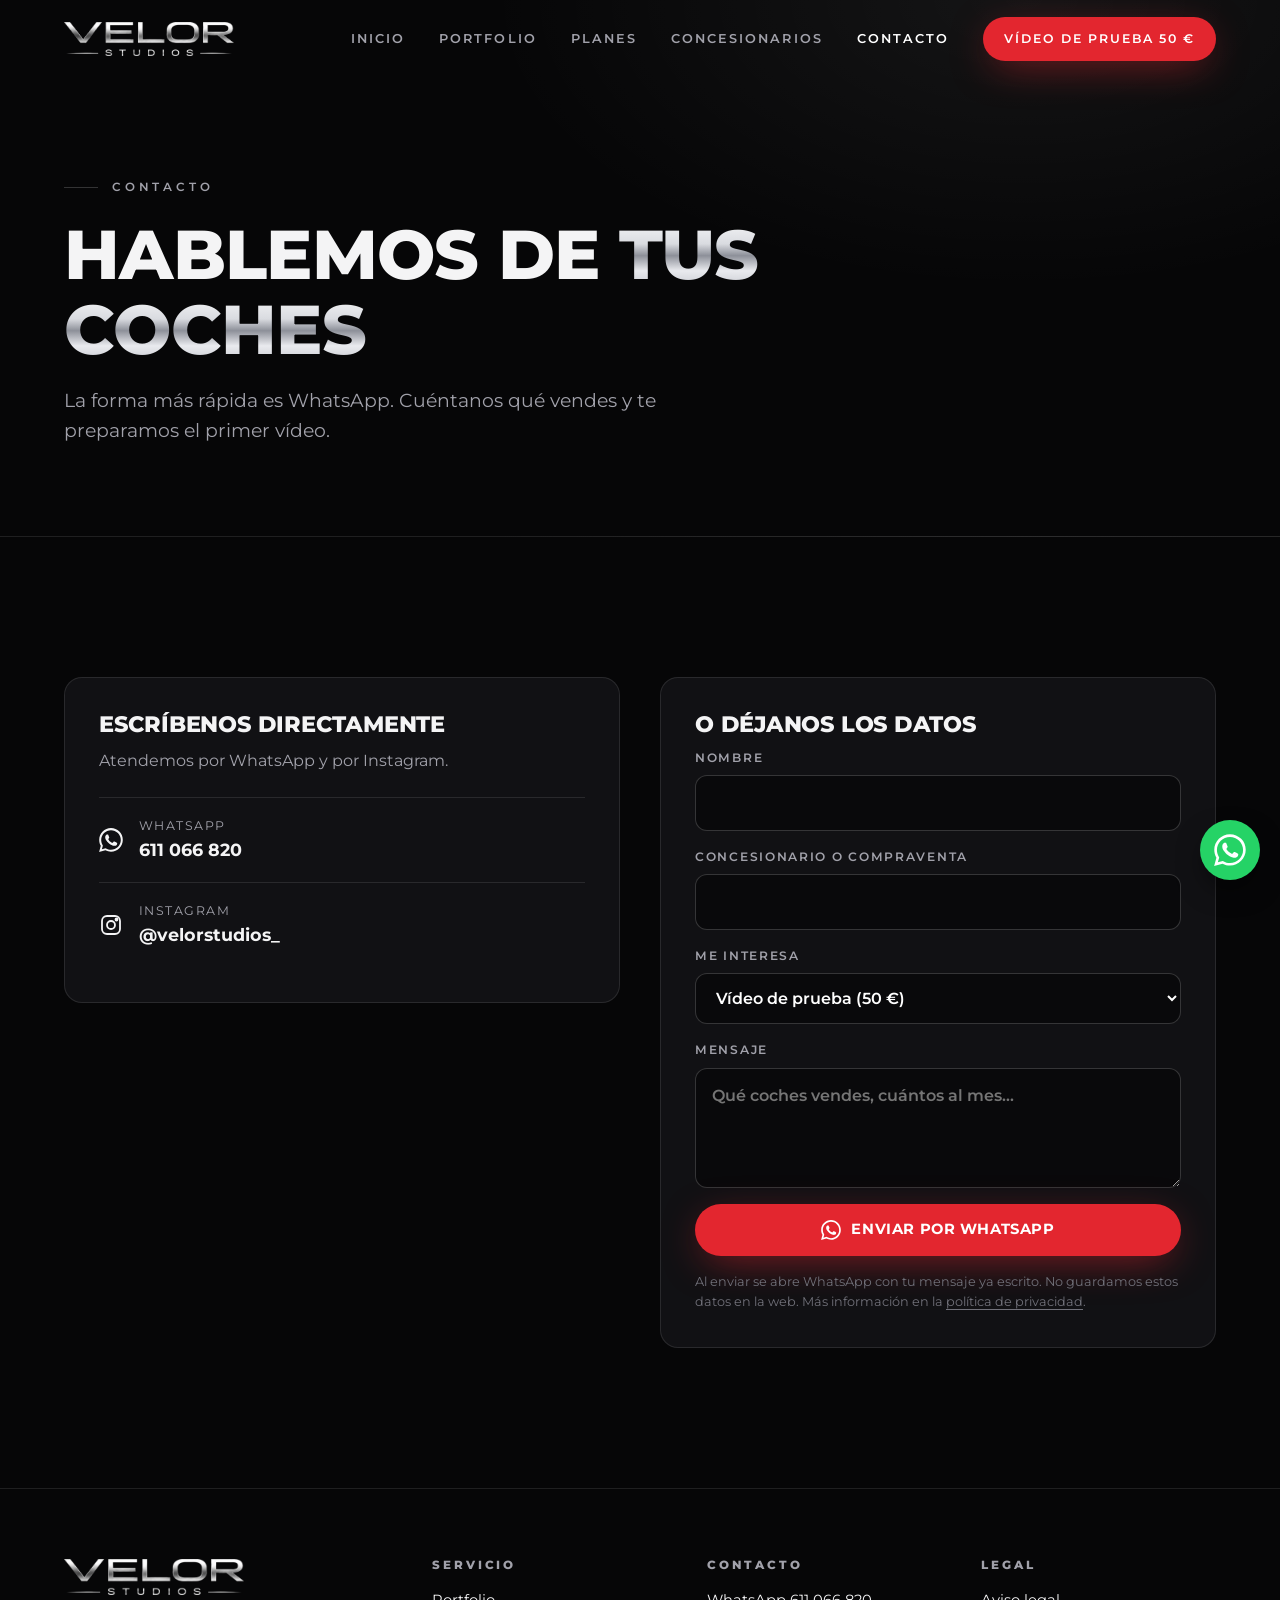
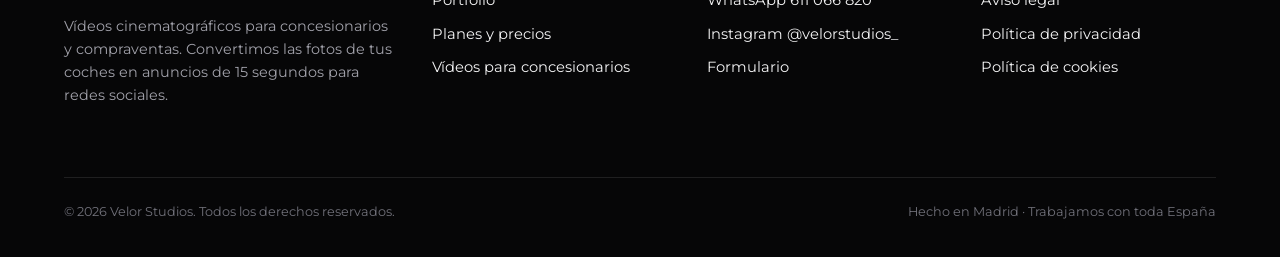
<file: contacto.html>
<!doctype html>
<html lang="es">
<head>
<meta charset="utf-8">
<meta name="viewport" content="width=device-width, initial-scale=1, viewport-fit=cover">
<title>Contacto | Velor Studios</title>
<meta name="description" content="Contacta con Velor Studios por WhatsApp (611 066 820) o Instagram (@velorstudios_) y pide tu primer vídeo de coche por 50 €.">
<meta name="robots" content="index,follow">
<link rel="canonical" href="https://velorstudios.es/contacto.html">
<meta name="theme-color" content="#060607">
<meta http-equiv="Content-Security-Policy" content="default-src 'self'; img-src 'self' data:; media-src 'self'; style-src 'self'; font-src 'self'; script-src 'self'; connect-src 'self'; base-uri 'self'; form-action 'self'; object-src 'none'; upgrade-insecure-requests">
<meta name="referrer" content="strict-origin-when-cross-origin">
<meta property="og:type" content="website">
<meta property="og:locale" content="es_ES">
<meta property="og:site_name" content="Velor Studios">
<meta property="og:title" content="Contacto | Velor Studios">
<meta property="og:description" content="Contacta con Velor Studios por WhatsApp (611 066 820) o Instagram (@velorstudios_) y pide tu primer vídeo de coche por 50 €.">
<meta property="og:url" content="https://velorstudios.es/contacto.html">
<meta property="og:image" content="https://velorstudios.es/img/og-velorstudios.jpg">
<meta property="og:image:width" content="1200">
<meta property="og:image:height" content="630">
<meta name="twitter:card" content="summary_large_image">
<meta name="twitter:title" content="Contacto | Velor Studios">
<meta name="twitter:description" content="Contacta con Velor Studios por WhatsApp (611 066 820) o Instagram (@velorstudios_) y pide tu primer vídeo de coche por 50 €.">
<meta name="twitter:image" content="https://velorstudios.es/img/og-velorstudios.jpg">
<link rel="icon" href="favicon.ico" sizes="any">
<link rel="icon" type="image/png" sizes="32x32" href="img/favicon-32.png">
<link rel="apple-touch-icon" href="img/apple-touch-icon.png">
<link rel="manifest" href="site.webmanifest">
<link rel="preload" href="fonts/montserrat-latin-800-normal.woff2" as="font" type="font/woff2" crossorigin>
<link rel="stylesheet" href="css/style.css">
<script type="application/ld+json">{"@context": "https://schema.org", "@type": "ProfessionalService", "@id": "https://velorstudios.es/#empresa", "name": "Velor Studios", "url": "https://velorstudios.es/", "logo": "https://velorstudios.es/img/icon-512.png", "image": "https://velorstudios.es/img/og-velorstudios.jpg", "description": "Vídeos cinematográficos para concesionarios y compraventas de coches: anuncios de 15 segundos en formato vertical para Instagram, TikTok y otras redes.", "telephone": "+34611066820", "priceRange": "50 € - 999 €/mes", "address": {"@type": "PostalAddress", "addressLocality": "Madrid", "addressRegion": "Comunidad de Madrid", "addressCountry": "ES"}, "areaServed": {"@type": "Country", "name": "España"}, "sameAs": ["https://www.instagram.com/velorstudios_/"], "contactPoint": {"@type": "ContactPoint", "telephone": "+34611066820", "contactType": "customer service", "availableLanguage": "es"}}</script>
<script type="application/ld+json">{"@context": "https://schema.org", "@type": "BreadcrumbList", "itemListElement": [{"@type": "ListItem", "position": 1, "name": "Inicio", "item": "https://velorstudios.es/"}, {"@type": "ListItem", "position": 2, "name": "Contacto", "item": "https://velorstudios.es/contacto.html"}]}</script>
</head>
<body>
<a class="skip" href="#main">Saltar al contenido</a>
<header class="header">
  <div class="wrap">
    <a class="brand" href="./" aria-label="Velor Studios, inicio"><img src="img/logo-velorstudios.png" alt="Velor Studios" width="900" height="180"></a>
    <nav class="nav" id="nav" aria-label="Principal"><a href="./">Inicio</a><a href="portfolio.html">Portfolio</a><a href="planes.html">Planes</a><a href="videos-para-concesionarios.html">Concesionarios</a><a href="contacto.html" aria-current="page">Contacto</a><a class="btn btn-red" href="https://wa.me/34611066820?text=Hola%2C%20quiero%20el%20v%C3%ADdeo%20de%20prueba%20por%2050%20%E2%82%AC%20para%20mi%20concesionario." target="_blank" rel="noopener">Vídeo de prueba 50 €</a></nav>
    <button class="menu-btn" aria-label="Abrir menú" aria-expanded="false" aria-controls="nav"><span></span><span></span><span></span></button>
  </div>
</header>
<main id="main">
<section class="page-hero"><div class="wrap"><span class="eyebrow">Contacto</span><h1>Hablemos de <span class="chrome">tus coches</span></h1><p class="lead">La forma más rápida es WhatsApp. Cuéntanos qué vendes y te preparamos el primer vídeo.</p></div></section>
<section class="section"><div class="wrap contact-grid">
  <div class="card reveal">
    <h2>Escríbenos directamente</h2>
    <p class="muted">Atendemos por WhatsApp y por Instagram.</p>
    <ul class="contact-list">
      <li><svg viewBox="0 0 24 24" fill="currentColor" aria-hidden="true"><path d="M17.5 14.4c-.3-.1-1.7-.8-2-.9-.3-.1-.5-.1-.7.1-.2.3-.8.9-.9 1.1-.2.2-.3.2-.6.1-.3-.1-1.2-.5-2.3-1.4-.9-.8-1.4-1.7-1.6-2-.2-.3 0-.5.1-.6l.4-.5c.2-.2.2-.3.3-.5.1-.2 0-.4 0-.5l-.9-2.2c-.2-.6-.5-.5-.7-.5h-.6c-.2 0-.5.1-.8.4-.3.3-1 1-1 2.5s1.1 2.9 1.2 3.1c.1.2 2.1 3.2 5.1 4.5.7.3 1.3.5 1.7.6.7.2 1.4.2 1.9.1.6-.1 1.7-.7 1.9-1.4.2-.7.2-1.3.2-1.4-.1-.1-.3-.2-.6-.3zM12 21.8c-1.8 0-3.5-.5-5-1.4l-.4-.2-3.7 1 1-3.6-.2-.4C2.7 15.6 2.2 13.8 2.2 12 2.2 6.6 6.6 2.2 12 2.2c2.6 0 5.1 1 6.9 2.9 1.8 1.8 2.9 4.3 2.9 6.9 0 5.4-4.4 9.8-9.8 9.8zm8.4-18.2C18.1 1.3 15.2.1 12 .1 5.5.1.2 5.4.2 11.9c0 2.1.5 4.1 1.6 5.9L.1 24l6.3-1.7c1.7.9 3.7 1.4 5.6 1.4 6.5 0 11.8-5.3 11.8-11.8 0-3.2-1.2-6.1-3.4-8.3z"/></svg><div><small>WhatsApp</small><a href="https://wa.me/34611066820?text=Hola%2C%20quiero%20informaci%C3%B3n%20sobre%20los%20v%C3%ADdeos%20de%20Velor%20Studios." target="_blank" rel="noopener"><b>611 066 820</b></a></div></li>
      <li><svg viewBox="0 0 24 24" fill="none" stroke="currentColor" stroke-width="1.8" aria-hidden="true"><rect x="3" y="3" width="18" height="18" rx="5"/><circle cx="12" cy="12" r="4"/><circle cx="17.5" cy="6.5" r="1" fill="currentColor"/></svg><div><small>Instagram</small><a href="https://www.instagram.com/velorstudios_/" target="_blank" rel="noopener"><b>@velorstudios_</b></a></div></li>
    </ul>
  </div>
  <div class="card reveal">
    <h2>O déjanos los datos</h2>
    <form class="form" id="wa-form" novalidate>
      <label>Nombre<input name="nombre" autocomplete="name" required maxlength="80"></label>
      <label>Concesionario o compraventa<input name="negocio" autocomplete="organization" maxlength="120"></label>
      <label>Me interesa
        <select name="plan"><option>Vídeo de prueba (50 €)</option><option>Plan Básico (4 vídeos/mes)</option><option>Plan Profesional (8 vídeos/mes)</option><option>Plan Avanzado (12 vídeos/mes)</option><option>Plan Premium (20 vídeos/mes)</option><option>Solo información</option></select>
      </label>
      <label>Mensaje<textarea name="mensaje" maxlength="1000" placeholder="Qué coches vendes, cuántos al mes…"></textarea></label>
      <div class="hp" aria-hidden="true"><label>No rellenar<input name="web" tabindex="-1" autocomplete="off"></label></div>
      <button class="btn btn-red" type="submit"><svg viewBox="0 0 24 24" fill="currentColor" aria-hidden="true"><path d="M17.5 14.4c-.3-.1-1.7-.8-2-.9-.3-.1-.5-.1-.7.1-.2.3-.8.9-.9 1.1-.2.2-.3.2-.6.1-.3-.1-1.2-.5-2.3-1.4-.9-.8-1.4-1.7-1.6-2-.2-.3 0-.5.1-.6l.4-.5c.2-.2.2-.3.3-.5.1-.2 0-.4 0-.5l-.9-2.2c-.2-.6-.5-.5-.7-.5h-.6c-.2 0-.5.1-.8.4-.3.3-1 1-1 2.5s1.1 2.9 1.2 3.1c.1.2 2.1 3.2 5.1 4.5.7.3 1.3.5 1.7.6.7.2 1.4.2 1.9.1.6-.1 1.7-.7 1.9-1.4.2-.7.2-1.3.2-1.4-.1-.1-.3-.2-.6-.3zM12 21.8c-1.8 0-3.5-.5-5-1.4l-.4-.2-3.7 1 1-3.6-.2-.4C2.7 15.6 2.2 13.8 2.2 12 2.2 6.6 6.6 2.2 12 2.2c2.6 0 5.1 1 6.9 2.9 1.8 1.8 2.9 4.3 2.9 6.9 0 5.4-4.4 9.8-9.8 9.8zm8.4-18.2C18.1 1.3 15.2.1 12 .1 5.5.1.2 5.4.2 11.9c0 2.1.5 4.1 1.6 5.9L.1 24l6.3-1.7c1.7.9 3.7 1.4 5.6 1.4 6.5 0 11.8-5.3 11.8-11.8 0-3.2-1.2-6.1-3.4-8.3z"/></svg> Enviar por WhatsApp</button>
      <p class="form-note">Al enviar se abre WhatsApp con tu mensaje ya escrito. No guardamos estos datos en la web. Más información en la <a class="ulink" href="privacidad.html">política de privacidad</a>.</p>
    </form>
  </div>
</div></section>
</main>
<footer class="footer">
  <div class="wrap">
    <div class="footer-grid">
      <div>
        <img src="img/logo-velorstudios.png" alt="Velor Studios" width="900" height="180" loading="lazy">
        <p>Vídeos cinematográficos para concesionarios y compraventas. Convertimos las fotos de tus coches en anuncios de 15 segundos para redes sociales.</p>
      </div>
      <div>
        <h3>Servicio</h3>
        <ul><li><a href="portfolio.html">Portfolio</a></li><li><a href="planes.html">Planes y precios</a></li><li><a href="videos-para-concesionarios.html">Vídeos para concesionarios</a></li></ul>
      </div>
      <div>
        <h3>Contacto</h3>
        <ul><li><a href="https://wa.me/34611066820?text=Hola%2C%20quiero%20informaci%C3%B3n%20sobre%20los%20v%C3%ADdeos%20de%20Velor%20Studios." target="_blank" rel="noopener">WhatsApp 611 066 820</a></li><li><a href="https://www.instagram.com/velorstudios_/" target="_blank" rel="noopener">Instagram @velorstudios_</a></li><li><a href="contacto.html">Formulario</a></li></ul>
      </div>
      <div>
        <h3>Legal</h3>
        <ul><li><a href="aviso-legal.html">Aviso legal</a></li><li><a href="privacidad.html">Política de privacidad</a></li><li><a href="cookies.html">Política de cookies</a></li></ul>
      </div>
    </div>
    <div class="footer-bottom"><span>© <span id="year">2026</span> Velor Studios. Todos los derechos reservados.</span><span>Hecho en Madrid · Trabajamos con toda España</span></div>
  </div>
</footer>
<a class="wa-float" href="https://wa.me/34611066820?text=Hola%2C%20quiero%20informaci%C3%B3n%20sobre%20los%20v%C3%ADdeos%20de%20Velor%20Studios." target="_blank" rel="noopener" aria-label="Escríbenos por WhatsApp"><svg viewBox="0 0 24 24" fill="currentColor" aria-hidden="true"><path d="M17.5 14.4c-.3-.1-1.7-.8-2-.9-.3-.1-.5-.1-.7.1-.2.3-.8.9-.9 1.1-.2.2-.3.2-.6.1-.3-.1-1.2-.5-2.3-1.4-.9-.8-1.4-1.7-1.6-2-.2-.3 0-.5.1-.6l.4-.5c.2-.2.2-.3.3-.5.1-.2 0-.4 0-.5l-.9-2.2c-.2-.6-.5-.5-.7-.5h-.6c-.2 0-.5.1-.8.4-.3.3-1 1-1 2.5s1.1 2.9 1.2 3.1c.1.2 2.1 3.2 5.1 4.5.7.3 1.3.5 1.7.6.7.2 1.4.2 1.9.1.6-.1 1.7-.7 1.9-1.4.2-.7.2-1.3.2-1.4-.1-.1-.3-.2-.6-.3zM12 21.8c-1.8 0-3.5-.5-5-1.4l-.4-.2-3.7 1 1-3.6-.2-.4C2.7 15.6 2.2 13.8 2.2 12 2.2 6.6 6.6 2.2 12 2.2c2.6 0 5.1 1 6.9 2.9 1.8 1.8 2.9 4.3 2.9 6.9 0 5.4-4.4 9.8-9.8 9.8zm8.4-18.2C18.1 1.3 15.2.1 12 .1 5.5.1.2 5.4.2 11.9c0 2.1.5 4.1 1.6 5.9L.1 24l6.3-1.7c1.7.9 3.7 1.4 5.6 1.4 6.5 0 11.8-5.3 11.8-11.8 0-3.2-1.2-6.1-3.4-8.3z"/></svg></a>
<script src="js/main.js" defer></script>
</body>
</html>
</file>
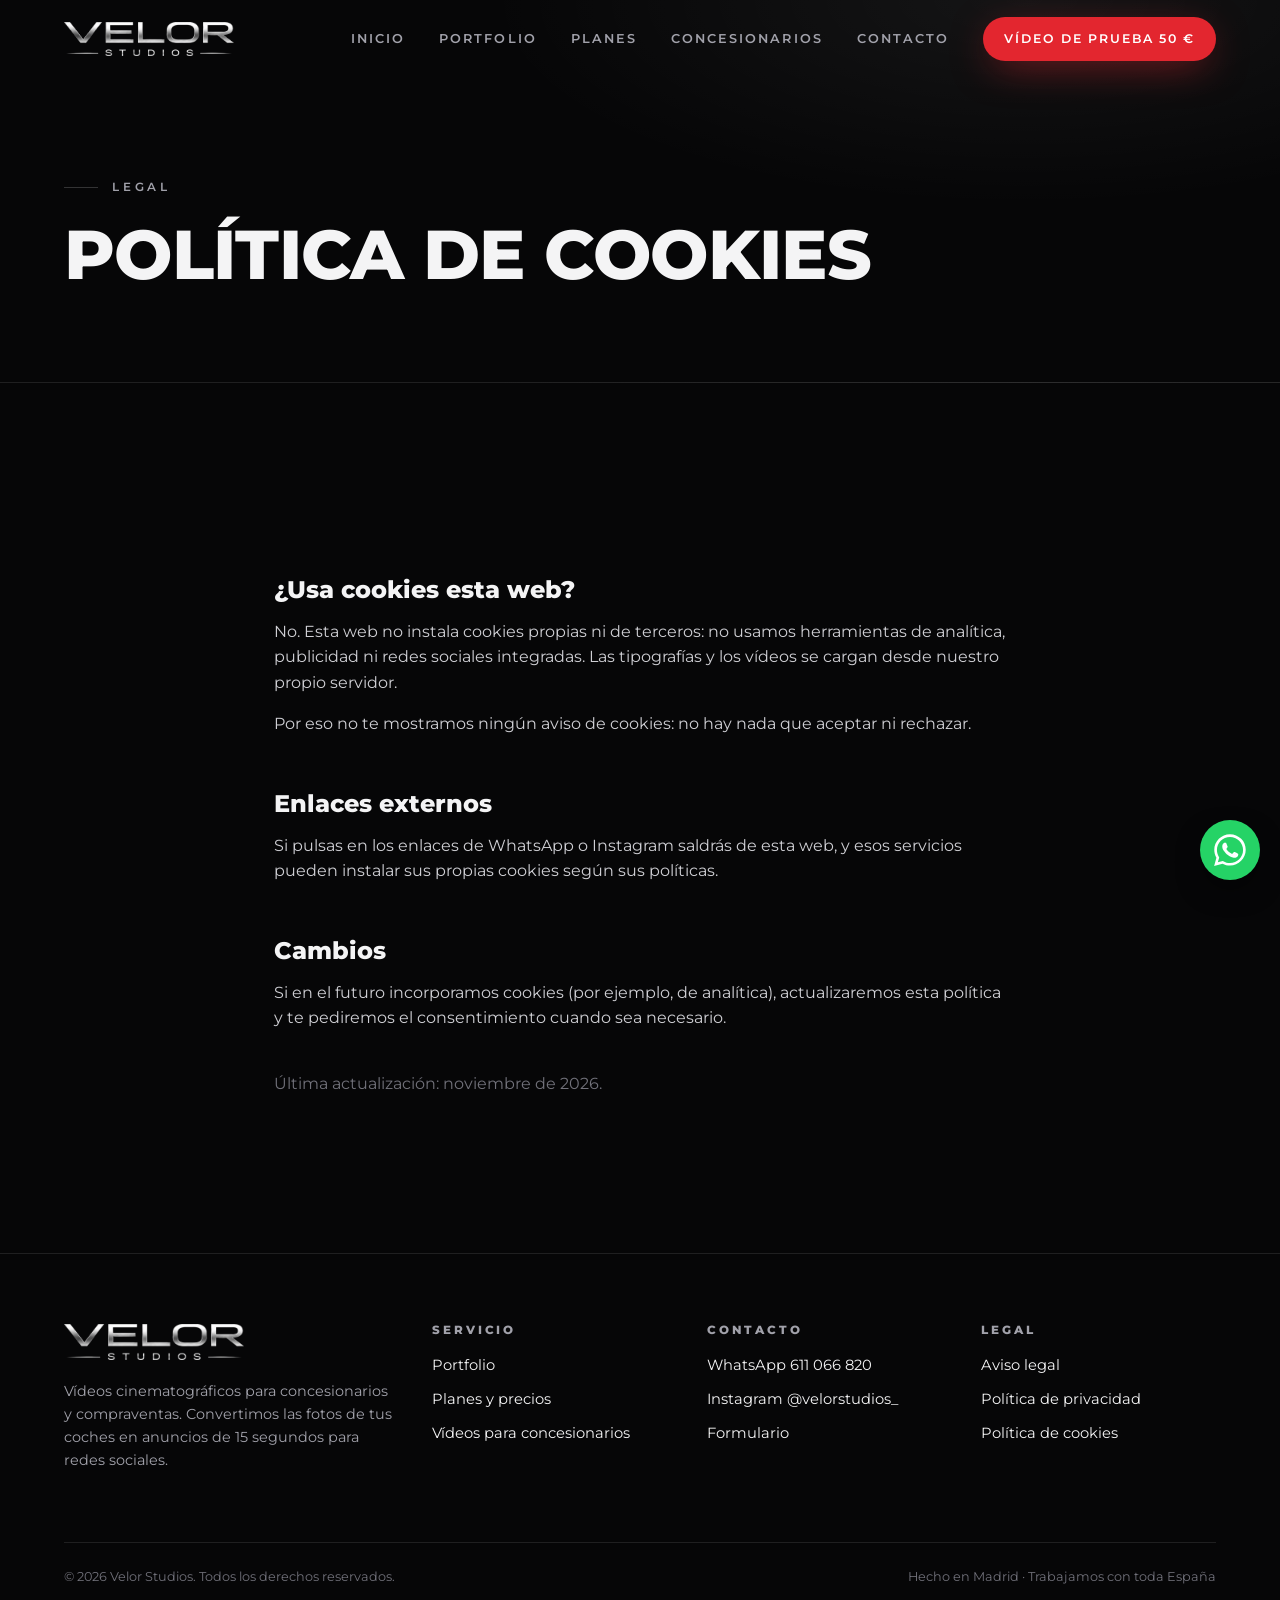
<file: cookies.html>
<!doctype html>
<html lang="es">
<head>
<meta charset="utf-8">
<meta name="viewport" content="width=device-width, initial-scale=1, viewport-fit=cover">
<title>Política de cookies | Velor Studios</title>
<meta name="description" content="Política de cookies de Velor Studios.">
<meta name="robots" content="noindex,follow">
<link rel="canonical" href="https://velorstudios.es/cookies.html">
<meta name="theme-color" content="#060607">
<meta http-equiv="Content-Security-Policy" content="default-src 'self'; img-src 'self' data:; media-src 'self'; style-src 'self'; font-src 'self'; script-src 'self'; connect-src 'self'; base-uri 'self'; form-action 'self'; object-src 'none'; upgrade-insecure-requests">
<meta name="referrer" content="strict-origin-when-cross-origin">
<meta property="og:type" content="website">
<meta property="og:locale" content="es_ES">
<meta property="og:site_name" content="Velor Studios">
<meta property="og:title" content="Política de cookies | Velor Studios">
<meta property="og:description" content="Política de cookies de Velor Studios.">
<meta property="og:url" content="https://velorstudios.es/cookies.html">
<meta property="og:image" content="https://velorstudios.es/img/og-velorstudios.jpg">
<meta property="og:image:width" content="1200">
<meta property="og:image:height" content="630">
<meta name="twitter:card" content="summary_large_image">
<meta name="twitter:title" content="Política de cookies | Velor Studios">
<meta name="twitter:description" content="Política de cookies de Velor Studios.">
<meta name="twitter:image" content="https://velorstudios.es/img/og-velorstudios.jpg">
<link rel="icon" href="favicon.ico" sizes="any">
<link rel="icon" type="image/png" sizes="32x32" href="img/favicon-32.png">
<link rel="apple-touch-icon" href="img/apple-touch-icon.png">
<link rel="manifest" href="site.webmanifest">
<link rel="preload" href="fonts/montserrat-latin-800-normal.woff2" as="font" type="font/woff2" crossorigin>
<link rel="stylesheet" href="css/style.css">
</head>
<body>
<a class="skip" href="#main">Saltar al contenido</a>
<header class="header">
  <div class="wrap">
    <a class="brand" href="./" aria-label="Velor Studios, inicio"><img src="img/logo-velorstudios.png" alt="Velor Studios" width="900" height="180"></a>
    <nav class="nav" id="nav" aria-label="Principal"><a href="./">Inicio</a><a href="portfolio.html">Portfolio</a><a href="planes.html">Planes</a><a href="videos-para-concesionarios.html">Concesionarios</a><a href="contacto.html">Contacto</a><a class="btn btn-red" href="https://wa.me/34611066820?text=Hola%2C%20quiero%20el%20v%C3%ADdeo%20de%20prueba%20por%2050%20%E2%82%AC%20para%20mi%20concesionario." target="_blank" rel="noopener">Vídeo de prueba 50 €</a></nav>
    <button class="menu-btn" aria-label="Abrir menú" aria-expanded="false" aria-controls="nav"><span></span><span></span><span></span></button>
  </div>
</header>
<main id="main">
<section class="page-hero"><div class="wrap"><span class="eyebrow">Legal</span><h1>Política de cookies</h1></div></section>
<section class="section"><div class="wrap prose">
<h2>¿Usa cookies esta web?</h2>
<p>No. Esta web no instala cookies propias ni de terceros: no usamos herramientas de analítica, publicidad ni redes sociales integradas. Las tipografías y los vídeos se cargan desde nuestro propio servidor.</p>
<p>Por eso no te mostramos ningún aviso de cookies: no hay nada que aceptar ni rechazar.</p>
<h2>Enlaces externos</h2>
<p>Si pulsas en los enlaces de WhatsApp o Instagram saldrás de esta web, y esos servicios pueden instalar sus propias cookies según sus políticas.</p>
<h2>Cambios</h2>
<p>Si en el futuro incorporamos cookies (por ejemplo, de analítica), actualizaremos esta política y te pediremos el consentimiento cuando sea necesario.</p><p class="updated">Última actualización: noviembre de 2026.</p></div></section>
</main>
<footer class="footer">
  <div class="wrap">
    <div class="footer-grid">
      <div>
        <img src="img/logo-velorstudios.png" alt="Velor Studios" width="900" height="180" loading="lazy">
        <p>Vídeos cinematográficos para concesionarios y compraventas. Convertimos las fotos de tus coches en anuncios de 15 segundos para redes sociales.</p>
      </div>
      <div>
        <h3>Servicio</h3>
        <ul><li><a href="portfolio.html">Portfolio</a></li><li><a href="planes.html">Planes y precios</a></li><li><a href="videos-para-concesionarios.html">Vídeos para concesionarios</a></li></ul>
      </div>
      <div>
        <h3>Contacto</h3>
        <ul><li><a href="https://wa.me/34611066820?text=Hola%2C%20quiero%20informaci%C3%B3n%20sobre%20los%20v%C3%ADdeos%20de%20Velor%20Studios." target="_blank" rel="noopener">WhatsApp 611 066 820</a></li><li><a href="https://www.instagram.com/velorstudios_/" target="_blank" rel="noopener">Instagram @velorstudios_</a></li><li><a href="contacto.html">Formulario</a></li></ul>
      </div>
      <div>
        <h3>Legal</h3>
        <ul><li><a href="aviso-legal.html">Aviso legal</a></li><li><a href="privacidad.html">Política de privacidad</a></li><li><a href="cookies.html">Política de cookies</a></li></ul>
      </div>
    </div>
    <div class="footer-bottom"><span>© <span id="year">2026</span> Velor Studios. Todos los derechos reservados.</span><span>Hecho en Madrid · Trabajamos con toda España</span></div>
  </div>
</footer>
<a class="wa-float" href="https://wa.me/34611066820?text=Hola%2C%20quiero%20informaci%C3%B3n%20sobre%20los%20v%C3%ADdeos%20de%20Velor%20Studios." target="_blank" rel="noopener" aria-label="Escríbenos por WhatsApp"><svg viewBox="0 0 24 24" fill="currentColor" aria-hidden="true"><path d="M17.5 14.4c-.3-.1-1.7-.8-2-.9-.3-.1-.5-.1-.7.1-.2.3-.8.9-.9 1.1-.2.2-.3.2-.6.1-.3-.1-1.2-.5-2.3-1.4-.9-.8-1.4-1.7-1.6-2-.2-.3 0-.5.1-.6l.4-.5c.2-.2.2-.3.3-.5.1-.2 0-.4 0-.5l-.9-2.2c-.2-.6-.5-.5-.7-.5h-.6c-.2 0-.5.1-.8.4-.3.3-1 1-1 2.5s1.1 2.9 1.2 3.1c.1.2 2.1 3.2 5.1 4.5.7.3 1.3.5 1.7.6.7.2 1.4.2 1.9.1.6-.1 1.7-.7 1.9-1.4.2-.7.2-1.3.2-1.4-.1-.1-.3-.2-.6-.3zM12 21.8c-1.8 0-3.5-.5-5-1.4l-.4-.2-3.7 1 1-3.6-.2-.4C2.7 15.6 2.2 13.8 2.2 12 2.2 6.6 6.6 2.2 12 2.2c2.6 0 5.1 1 6.9 2.9 1.8 1.8 2.9 4.3 2.9 6.9 0 5.4-4.4 9.8-9.8 9.8zm8.4-18.2C18.1 1.3 15.2.1 12 .1 5.5.1.2 5.4.2 11.9c0 2.1.5 4.1 1.6 5.9L.1 24l6.3-1.7c1.7.9 3.7 1.4 5.6 1.4 6.5 0 11.8-5.3 11.8-11.8 0-3.2-1.2-6.1-3.4-8.3z"/></svg></a>
<script src="js/main.js" defer></script>
</body>
</html>
</file>
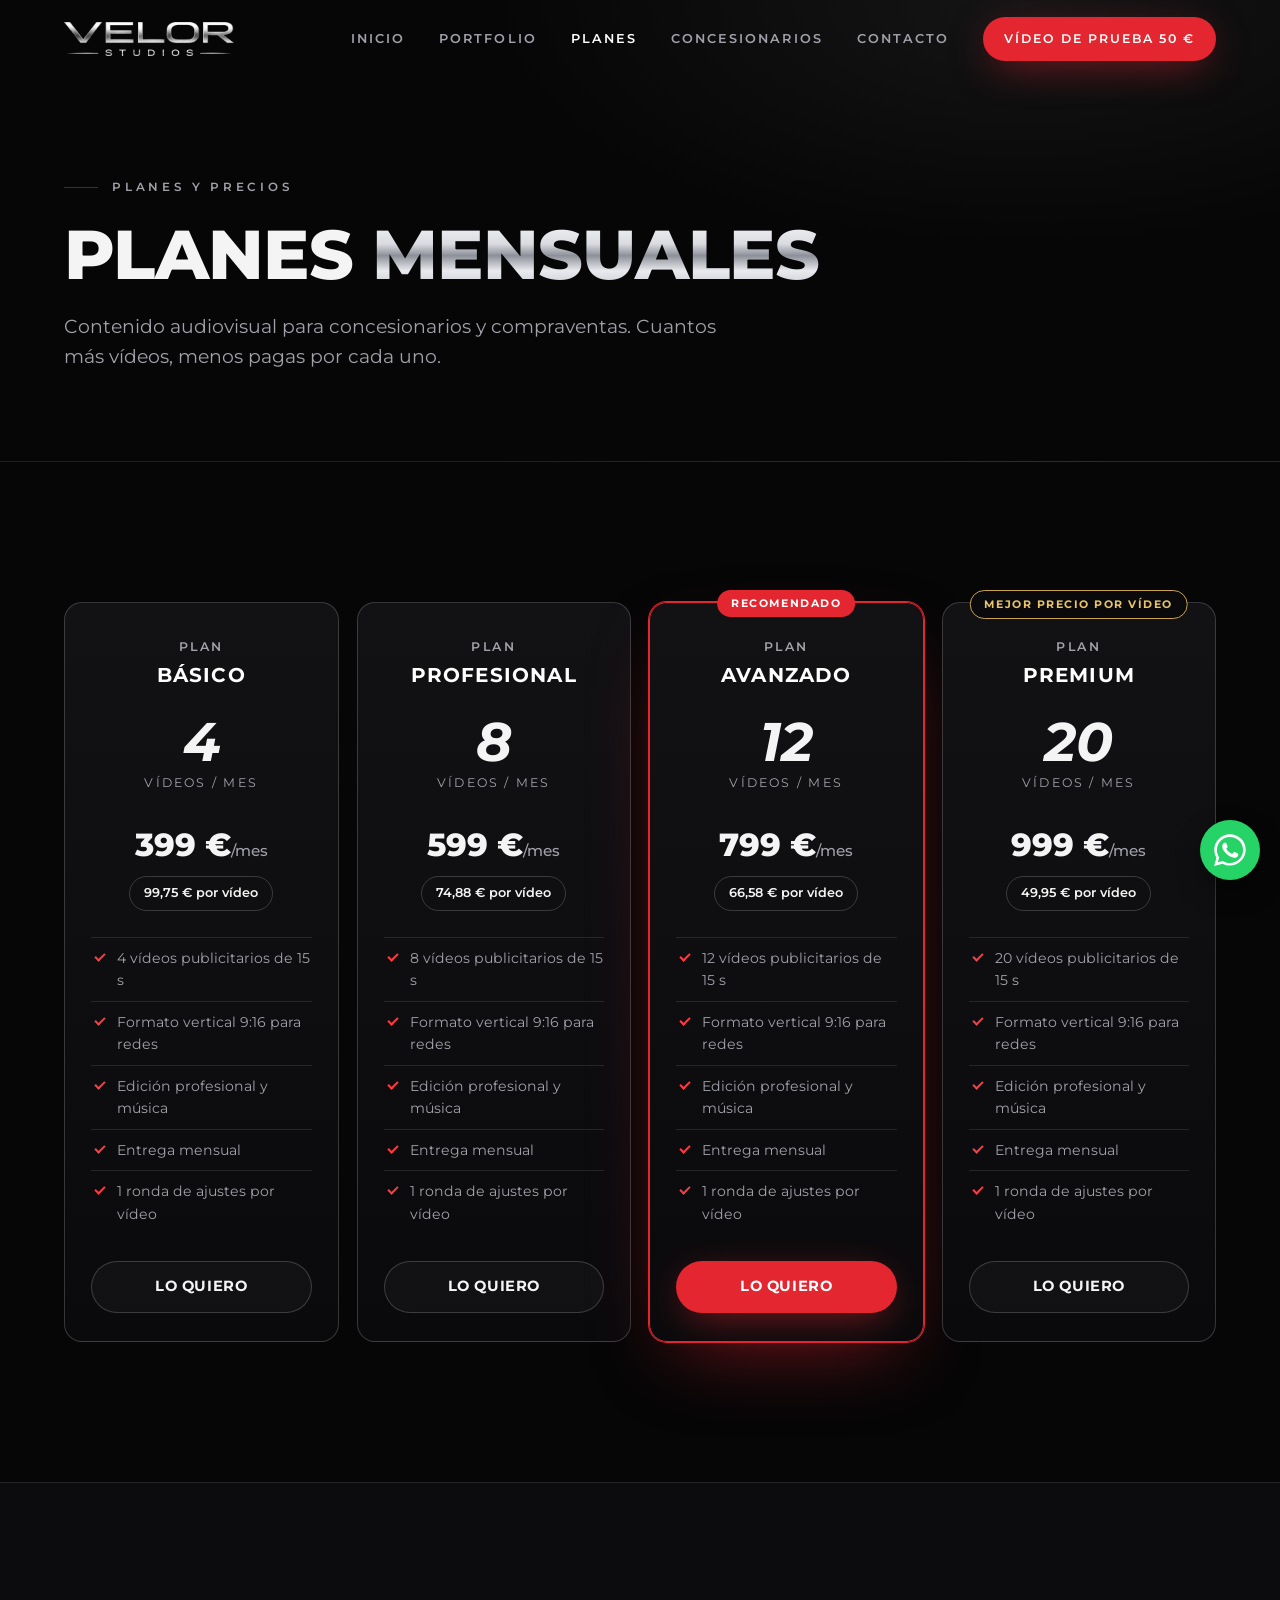
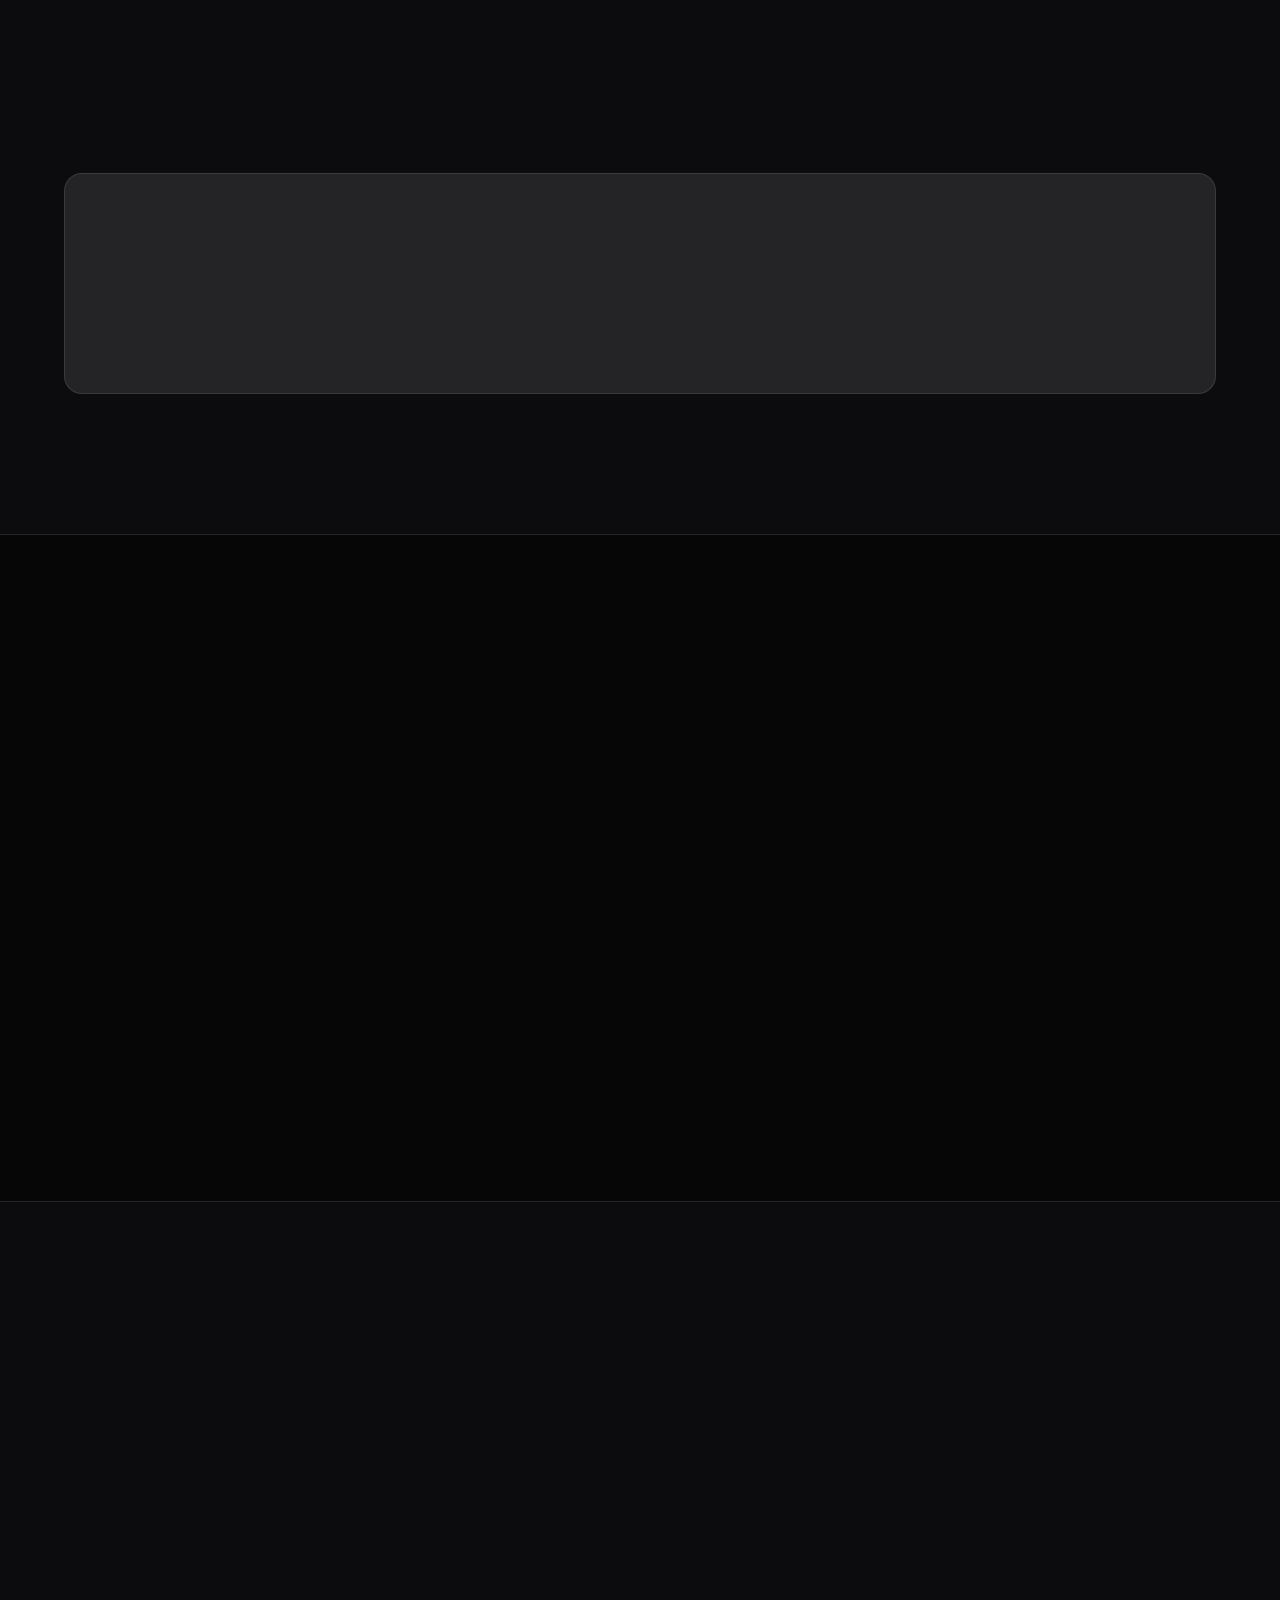
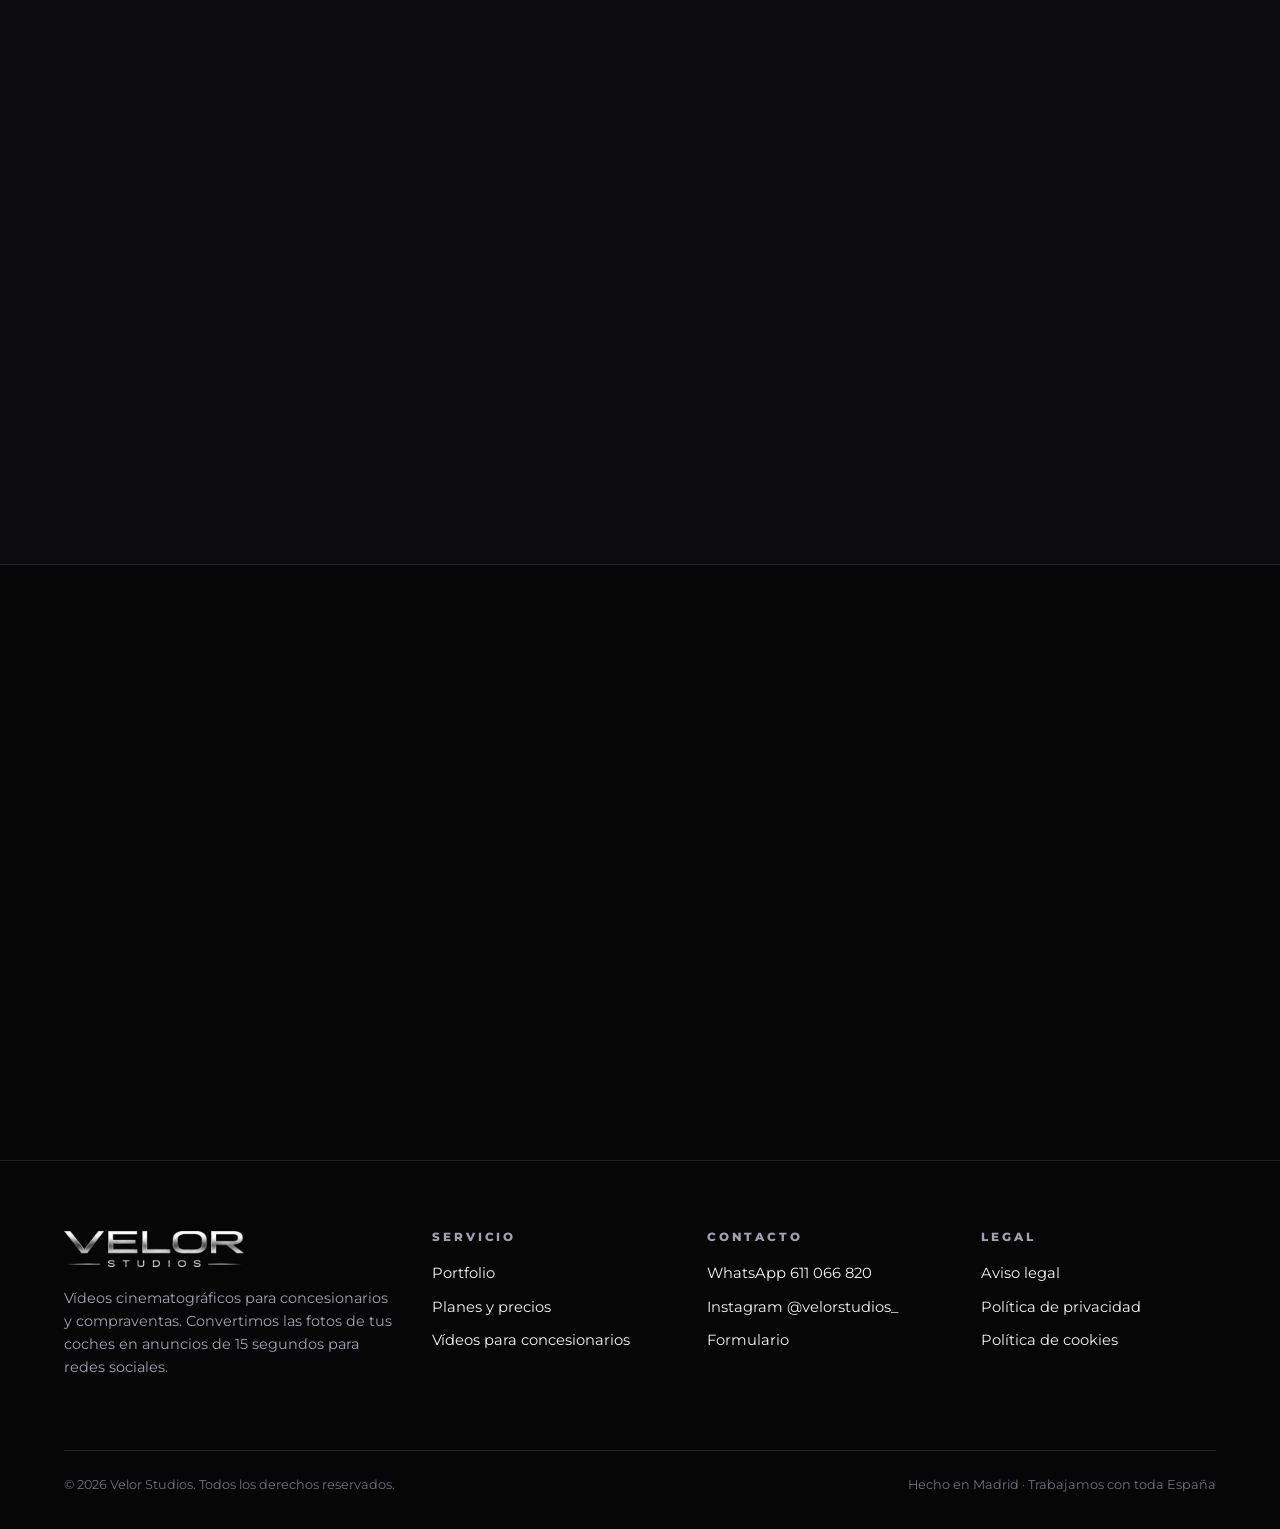
<file: planes.html>
<!doctype html>
<html lang="es">
<head>
<meta charset="utf-8">
<meta name="viewport" content="width=device-width, initial-scale=1, viewport-fit=cover">
<title>Planes y precios de vídeos para concesionarios | Velor Studios</title>
<meta name="description" content="Planes mensuales de vídeos para concesionarios: 4, 8, 12 o 20 vídeos de 15 s al mes desde 399 €. Primer vídeo de prueba por 50 € sin compromiso.">
<meta name="robots" content="index,follow">
<link rel="canonical" href="https://velorstudios.es/planes.html">
<meta name="theme-color" content="#060607">
<meta http-equiv="Content-Security-Policy" content="default-src 'self'; img-src 'self' data:; media-src 'self'; style-src 'self'; font-src 'self'; script-src 'self'; connect-src 'self'; base-uri 'self'; form-action 'self'; object-src 'none'; upgrade-insecure-requests">
<meta name="referrer" content="strict-origin-when-cross-origin">
<meta property="og:type" content="website">
<meta property="og:locale" content="es_ES">
<meta property="og:site_name" content="Velor Studios">
<meta property="og:title" content="Planes y precios de vídeos para concesionarios | Velor Studios">
<meta property="og:description" content="Planes mensuales de vídeos para concesionarios: 4, 8, 12 o 20 vídeos de 15 s al mes desde 399 €. Primer vídeo de prueba por 50 € sin compromiso.">
<meta property="og:url" content="https://velorstudios.es/planes.html">
<meta property="og:image" content="https://velorstudios.es/img/og-velorstudios.jpg">
<meta property="og:image:width" content="1200">
<meta property="og:image:height" content="630">
<meta name="twitter:card" content="summary_large_image">
<meta name="twitter:title" content="Planes y precios de vídeos para concesionarios | Velor Studios">
<meta name="twitter:description" content="Planes mensuales de vídeos para concesionarios: 4, 8, 12 o 20 vídeos de 15 s al mes desde 399 €. Primer vídeo de prueba por 50 € sin compromiso.">
<meta name="twitter:image" content="https://velorstudios.es/img/og-velorstudios.jpg">
<link rel="icon" href="favicon.ico" sizes="any">
<link rel="icon" type="image/png" sizes="32x32" href="img/favicon-32.png">
<link rel="apple-touch-icon" href="img/apple-touch-icon.png">
<link rel="manifest" href="site.webmanifest">
<link rel="preload" href="fonts/montserrat-latin-800-normal.woff2" as="font" type="font/woff2" crossorigin>
<link rel="stylesheet" href="css/style.css">
<script type="application/ld+json">{"@context": "https://schema.org", "@type": "ProfessionalService", "@id": "https://velorstudios.es/#empresa", "name": "Velor Studios", "url": "https://velorstudios.es/", "logo": "https://velorstudios.es/img/icon-512.png", "image": "https://velorstudios.es/img/og-velorstudios.jpg", "description": "Vídeos cinematográficos para concesionarios y compraventas de coches: anuncios de 15 segundos en formato vertical para Instagram, TikTok y otras redes.", "telephone": "+34611066820", "priceRange": "50 € - 999 €/mes", "address": {"@type": "PostalAddress", "addressLocality": "Madrid", "addressRegion": "Comunidad de Madrid", "addressCountry": "ES"}, "areaServed": {"@type": "Country", "name": "España"}, "sameAs": ["https://www.instagram.com/velorstudios_/"], "contactPoint": {"@type": "ContactPoint", "telephone": "+34611066820", "contactType": "customer service", "availableLanguage": "es"}}</script>
<script type="application/ld+json">{"@context": "https://schema.org", "@type": "Service", "name": "Vídeos cinematográficos para concesionarios", "serviceType": "Producción de vídeo publicitario para vehículos", "provider": {"@id": "https://velorstudios.es/#empresa"}, "areaServed": {"@type": "Country", "name": "España"}, "offers": [{"@type": "Offer", "name": "Vídeo de prueba", "price": "50", "priceCurrency": "EUR"}, {"@type": "Offer", "name": "Plan Básico", "price": "399", "priceCurrency": "EUR", "description": "4 vídeos al mes"}, {"@type": "Offer", "name": "Plan Profesional", "price": "599", "priceCurrency": "EUR", "description": "8 vídeos al mes"}, {"@type": "Offer", "name": "Plan Avanzado", "price": "799", "priceCurrency": "EUR", "description": "12 vídeos al mes"}, {"@type": "Offer", "name": "Plan Premium", "price": "999", "priceCurrency": "EUR", "description": "20 vídeos al mes"}]}</script>
<script type="application/ld+json">{"@context": "https://schema.org", "@type": "BreadcrumbList", "itemListElement": [{"@type": "ListItem", "position": 1, "name": "Inicio", "item": "https://velorstudios.es/"}, {"@type": "ListItem", "position": 2, "name": "Planes", "item": "https://velorstudios.es/planes.html"}]}</script>
</head>
<body>
<a class="skip" href="#main">Saltar al contenido</a>
<header class="header">
  <div class="wrap">
    <a class="brand" href="./" aria-label="Velor Studios, inicio"><img src="img/logo-velorstudios.png" alt="Velor Studios" width="900" height="180"></a>
    <nav class="nav" id="nav" aria-label="Principal"><a href="./">Inicio</a><a href="portfolio.html">Portfolio</a><a href="planes.html" aria-current="page">Planes</a><a href="videos-para-concesionarios.html">Concesionarios</a><a href="contacto.html">Contacto</a><a class="btn btn-red" href="https://wa.me/34611066820?text=Hola%2C%20quiero%20el%20v%C3%ADdeo%20de%20prueba%20por%2050%20%E2%82%AC%20para%20mi%20concesionario." target="_blank" rel="noopener">Vídeo de prueba 50 €</a></nav>
    <button class="menu-btn" aria-label="Abrir menú" aria-expanded="false" aria-controls="nav"><span></span><span></span><span></span></button>
  </div>
</header>
<main id="main">
<section class="page-hero"><div class="wrap"><span class="eyebrow">Planes y precios</span><h1>Planes <span class="chrome">mensuales</span></h1><p class="lead">Contenido audiovisual para concesionarios y compraventas. Cuantos más vídeos, menos pagas por cada uno.</p></div></section>
<section class="section"><div class="wrap"><div class="plans"><article class="plan reveal">
  <div class="plan-name">Plan<b>Básico</b></div>
  <div class="plan-videos">4</div><div class="plan-unit">vídeos / mes</div>
  <div class="plan-price">399 €<small>/mes</small></div>
  <span class="plan-per">99,75 € por vídeo</span>
  <ul><li>4 vídeos publicitarios de 15 s</li><li>Formato vertical 9:16 para redes</li><li>Edición profesional y música</li><li>Entrega mensual</li><li>1 ronda de ajustes por vídeo</li></ul>
  <a class="btn btn-ghost" href="https://wa.me/34611066820?text=Hola%2C%20me%20interesa%20el%20Plan%20B%C3%A1sico%20de%20Velor%20Studios%20%284%20v%C3%ADdeos/mes%29." target="_blank" rel="noopener">Lo quiero</a>
</article><article class="plan reveal">
  <div class="plan-name">Plan<b>Profesional</b></div>
  <div class="plan-videos">8</div><div class="plan-unit">vídeos / mes</div>
  <div class="plan-price">599 €<small>/mes</small></div>
  <span class="plan-per">74,88 € por vídeo</span>
  <ul><li>8 vídeos publicitarios de 15 s</li><li>Formato vertical 9:16 para redes</li><li>Edición profesional y música</li><li>Entrega mensual</li><li>1 ronda de ajustes por vídeo</li></ul>
  <a class="btn btn-ghost" href="https://wa.me/34611066820?text=Hola%2C%20me%20interesa%20el%20Plan%20Profesional%20de%20Velor%20Studios%20%288%20v%C3%ADdeos/mes%29." target="_blank" rel="noopener">Lo quiero</a>
</article><article class="plan featured reveal"><span class="tag">Recomendado</span>
  <div class="plan-name">Plan<b>Avanzado</b></div>
  <div class="plan-videos">12</div><div class="plan-unit">vídeos / mes</div>
  <div class="plan-price">799 €<small>/mes</small></div>
  <span class="plan-per">66,58 € por vídeo</span>
  <ul><li>12 vídeos publicitarios de 15 s</li><li>Formato vertical 9:16 para redes</li><li>Edición profesional y música</li><li>Entrega mensual</li><li>1 ronda de ajustes por vídeo</li></ul>
  <a class="btn btn-red" href="https://wa.me/34611066820?text=Hola%2C%20me%20interesa%20el%20Plan%20Avanzado%20de%20Velor%20Studios%20%2812%20v%C3%ADdeos/mes%29." target="_blank" rel="noopener">Lo quiero</a>
</article><article class="plan best reveal"><span class="tag">Mejor precio por vídeo</span>
  <div class="plan-name">Plan<b>Premium</b></div>
  <div class="plan-videos">20</div><div class="plan-unit">vídeos / mes</div>
  <div class="plan-price">999 €<small>/mes</small></div>
  <span class="plan-per">49,95 € por vídeo</span>
  <ul><li>20 vídeos publicitarios de 15 s</li><li>Formato vertical 9:16 para redes</li><li>Edición profesional y música</li><li>Entrega mensual</li><li>1 ronda de ajustes por vídeo</li></ul>
  <a class="btn btn-ghost" href="https://wa.me/34611066820?text=Hola%2C%20me%20interesa%20el%20Plan%20Premium%20de%20Velor%20Studios%20%2820%20v%C3%ADdeos/mes%29." target="_blank" rel="noopener">Lo quiero</a>
</article></div></div></section>
<section class="section alt"><div class="wrap"><div class="section-head reveal"><div><span class="eyebrow">Todos los planes incluyen</span><h2>Sin letra <span class="chrome">pequeña</span></h2></div></div><div class="features">
  <div class="feature reveal"><svg viewBox="0 0 24 24" fill="none" stroke="currentColor" stroke-width="1.5" aria-hidden="true"><circle cx="12" cy="12" r="10"/><path d="M10 8.5v7l6-3.5z"/></svg><h3>Vídeos de 15 s</h3><p>La duración que mejor funciona en Reels y TikTok.</p></div>
  <div class="feature reveal"><svg viewBox="0 0 24 24" fill="none" stroke="currentColor" stroke-width="1.5" aria-hidden="true"><path d="M4 6h10M18 6h2M4 12h4M12 12h8M4 18h12M20 18h0"/><circle cx="16" cy="6" r="2"/><circle cx="10" cy="12" r="2"/><circle cx="18" cy="18" r="2"/></svg><h3>Edición profesional</h3><p>Cortes al ritmo de la música, color cuidado y planos de detalle.</p></div>
  <div class="feature reveal"><svg viewBox="0 0 24 24" fill="none" stroke="currentColor" stroke-width="1.5" aria-hidden="true"><rect x="3" y="5" width="18" height="16" rx="2"/><path d="M3 10h18M8 3v4M16 3v4"/></svg><h3>Entrega mensual</h3><p>Un flujo constante de contenido para tu stock, sin grabar en el concesionario.</p></div>
  <div class="feature reveal"><svg viewBox="0 0 24 24" fill="none" stroke="currentColor" stroke-width="1.5" aria-hidden="true"><path d="M20 11a8 8 0 0 0-14.3-4.9L4 8M4 4v4h4M4 13a8 8 0 0 0 14.3 4.9L20 16M20 20v-4h-4"/></svg><h3>1 ronda de ajustes</h3><p>Si un detalle no encaja, lo corregimos antes de publicar.</p></div>
</div></div></section>
<section class="section"><div class="wrap"><div class="offer reveal">
  <div><span class="eyebrow">Oferta de lanzamiento</span><h2>Tu primer vídeo <span class="chrome">por 50 €</span></h2><p class="lead">Pruébalo con un coche de tu stock. 15 segundos, sin compromiso mensual y exclusivo para nuevos clientes.</p></div>
  <div class="offer-price"><div class="big chrome">50 €</div><p>15 segundos · Sin compromiso</p><a class="btn btn-red" href="https://wa.me/34611066820?text=Hola%2C%20quiero%20el%20v%C3%ADdeo%20de%20prueba%20por%2050%20%E2%82%AC%20para%20mi%20concesionario." target="_blank" rel="noopener"><svg viewBox="0 0 24 24" fill="currentColor" aria-hidden="true"><path d="M17.5 14.4c-.3-.1-1.7-.8-2-.9-.3-.1-.5-.1-.7.1-.2.3-.8.9-.9 1.1-.2.2-.3.2-.6.1-.3-.1-1.2-.5-2.3-1.4-.9-.8-1.4-1.7-1.6-2-.2-.3 0-.5.1-.6l.4-.5c.2-.2.2-.3.3-.5.1-.2 0-.4 0-.5l-.9-2.2c-.2-.6-.5-.5-.7-.5h-.6c-.2 0-.5.1-.8.4-.3.3-1 1-1 2.5s1.1 2.9 1.2 3.1c.1.2 2.1 3.2 5.1 4.5.7.3 1.3.5 1.7.6.7.2 1.4.2 1.9.1.6-.1 1.7-.7 1.9-1.4.2-.7.2-1.3.2-1.4-.1-.1-.3-.2-.6-.3zM12 21.8c-1.8 0-3.5-.5-5-1.4l-.4-.2-3.7 1 1-3.6-.2-.4C2.7 15.6 2.2 13.8 2.2 12 2.2 6.6 6.6 2.2 12 2.2c2.6 0 5.1 1 6.9 2.9 1.8 1.8 2.9 4.3 2.9 6.9 0 5.4-4.4 9.8-9.8 9.8zm8.4-18.2C18.1 1.3 15.2.1 12 .1 5.5.1.2 5.4.2 11.9c0 2.1.5 4.1 1.6 5.9L.1 24l6.3-1.7c1.7.9 3.7 1.4 5.6 1.4 6.5 0 11.8-5.3 11.8-11.8 0-3.2-1.2-6.1-3.4-8.3z"/></svg> Pedir mi vídeo</a></div>
</div></div></section>
<section class="section alt"><div class="wrap"><div class="section-head reveal"><div><span class="eyebrow">Dudas</span><h2>Preguntas <span class="chrome">frecuentes</span></h2></div></div><div class="faq"><details class="reveal"><summary>¿Hace falta grabar el coche en el concesionario?</summary><p>No. Trabajamos a partir de fotos del vehículo. Con dos o tres fotos buenas (3/4 delantera, 3/4 trasera y algún detalle) es suficiente para crear el vídeo.</p></details><details class="reveal"><summary>¿Cuánto dura cada vídeo?</summary><p>Cada vídeo dura 15 segundos y se entrega en formato vertical 9:16, listo para Instagram Reels, TikTok, YouTube Shorts y estados de WhatsApp.</p></details><details class="reveal"><summary>¿Cuánto cuesta?</summary><p>El primer vídeo de prueba cuesta 50 €, sin compromiso. Después puedes elegir un plan mensual: 4 vídeos por 399 €, 8 por 599 €, 12 por 799 € o 20 por 999 € al mes.</p></details><details class="reveal"><summary>¿Hay permanencia?</summary><p>El vídeo de prueba no tiene ningún compromiso. Las condiciones de los planes mensuales te las explicamos por WhatsApp antes de empezar.</p></details><details class="reveal"><summary>¿El coche sale igual que el real?</summary><p>Partimos de las fotos reales de tu vehículo y revisamos que color, llantas y versión coincidan. Si ves algún detalle que no encaja, lo corregimos en la ronda de ajustes.</p></details><details class="reveal"><summary>¿Trabajáis fuera de Madrid?</summary><p>Sí. Todo el proceso es online: nos envías las fotos por WhatsApp y recibes el vídeo, estés en la ciudad que estés de España.</p></details></div></div></section>
<section class="section cta"><div class="wrap reveal"><span class="eyebrow">Velor Studios</span><h2>¿No sabes qué plan elegir?</h2><p class="lead">Cuéntanos cuántos coches mueves al mes y te recomendamos el plan que más te compensa.</p>
<div class="hero-ctas"><a class="btn btn-red" href="https://wa.me/34611066820?text=Hola%2C%20quiero%20el%20v%C3%ADdeo%20de%20prueba%20por%2050%20%E2%82%AC%20para%20mi%20concesionario." target="_blank" rel="noopener"><svg viewBox="0 0 24 24" fill="currentColor" aria-hidden="true"><path d="M17.5 14.4c-.3-.1-1.7-.8-2-.9-.3-.1-.5-.1-.7.1-.2.3-.8.9-.9 1.1-.2.2-.3.2-.6.1-.3-.1-1.2-.5-2.3-1.4-.9-.8-1.4-1.7-1.6-2-.2-.3 0-.5.1-.6l.4-.5c.2-.2.2-.3.3-.5.1-.2 0-.4 0-.5l-.9-2.2c-.2-.6-.5-.5-.7-.5h-.6c-.2 0-.5.1-.8.4-.3.3-1 1-1 2.5s1.1 2.9 1.2 3.1c.1.2 2.1 3.2 5.1 4.5.7.3 1.3.5 1.7.6.7.2 1.4.2 1.9.1.6-.1 1.7-.7 1.9-1.4.2-.7.2-1.3.2-1.4-.1-.1-.3-.2-.6-.3zM12 21.8c-1.8 0-3.5-.5-5-1.4l-.4-.2-3.7 1 1-3.6-.2-.4C2.7 15.6 2.2 13.8 2.2 12 2.2 6.6 6.6 2.2 12 2.2c2.6 0 5.1 1 6.9 2.9 1.8 1.8 2.9 4.3 2.9 6.9 0 5.4-4.4 9.8-9.8 9.8zm8.4-18.2C18.1 1.3 15.2.1 12 .1 5.5.1.2 5.4.2 11.9c0 2.1.5 4.1 1.6 5.9L.1 24l6.3-1.7c1.7.9 3.7 1.4 5.6 1.4 6.5 0 11.8-5.3 11.8-11.8 0-3.2-1.2-6.1-3.4-8.3z"/></svg> Escríbenos: 611 066 820</a><a class="btn btn-ghost" href="https://www.instagram.com/velorstudios_/" target="_blank" rel="noopener"><svg viewBox="0 0 24 24" fill="none" stroke="currentColor" stroke-width="1.8" aria-hidden="true"><rect x="3" y="3" width="18" height="18" rx="5"/><circle cx="12" cy="12" r="4"/><circle cx="17.5" cy="6.5" r="1" fill="currentColor"/></svg> @velorstudios_</a></div></div></section>
</main>
<footer class="footer">
  <div class="wrap">
    <div class="footer-grid">
      <div>
        <img src="img/logo-velorstudios.png" alt="Velor Studios" width="900" height="180" loading="lazy">
        <p>Vídeos cinematográficos para concesionarios y compraventas. Convertimos las fotos de tus coches en anuncios de 15 segundos para redes sociales.</p>
      </div>
      <div>
        <h3>Servicio</h3>
        <ul><li><a href="portfolio.html">Portfolio</a></li><li><a href="planes.html">Planes y precios</a></li><li><a href="videos-para-concesionarios.html">Vídeos para concesionarios</a></li></ul>
      </div>
      <div>
        <h3>Contacto</h3>
        <ul><li><a href="https://wa.me/34611066820?text=Hola%2C%20quiero%20informaci%C3%B3n%20sobre%20los%20v%C3%ADdeos%20de%20Velor%20Studios." target="_blank" rel="noopener">WhatsApp 611 066 820</a></li><li><a href="https://www.instagram.com/velorstudios_/" target="_blank" rel="noopener">Instagram @velorstudios_</a></li><li><a href="contacto.html">Formulario</a></li></ul>
      </div>
      <div>
        <h3>Legal</h3>
        <ul><li><a href="aviso-legal.html">Aviso legal</a></li><li><a href="privacidad.html">Política de privacidad</a></li><li><a href="cookies.html">Política de cookies</a></li></ul>
      </div>
    </div>
    <div class="footer-bottom"><span>© <span id="year">2026</span> Velor Studios. Todos los derechos reservados.</span><span>Hecho en Madrid · Trabajamos con toda España</span></div>
  </div>
</footer>
<a class="wa-float" href="https://wa.me/34611066820?text=Hola%2C%20quiero%20informaci%C3%B3n%20sobre%20los%20v%C3%ADdeos%20de%20Velor%20Studios." target="_blank" rel="noopener" aria-label="Escríbenos por WhatsApp"><svg viewBox="0 0 24 24" fill="currentColor" aria-hidden="true"><path d="M17.5 14.4c-.3-.1-1.7-.8-2-.9-.3-.1-.5-.1-.7.1-.2.3-.8.9-.9 1.1-.2.2-.3.2-.6.1-.3-.1-1.2-.5-2.3-1.4-.9-.8-1.4-1.7-1.6-2-.2-.3 0-.5.1-.6l.4-.5c.2-.2.2-.3.3-.5.1-.2 0-.4 0-.5l-.9-2.2c-.2-.6-.5-.5-.7-.5h-.6c-.2 0-.5.1-.8.4-.3.3-1 1-1 2.5s1.1 2.9 1.2 3.1c.1.2 2.1 3.2 5.1 4.5.7.3 1.3.5 1.7.6.7.2 1.4.2 1.9.1.6-.1 1.7-.7 1.9-1.4.2-.7.2-1.3.2-1.4-.1-.1-.3-.2-.6-.3zM12 21.8c-1.8 0-3.5-.5-5-1.4l-.4-.2-3.7 1 1-3.6-.2-.4C2.7 15.6 2.2 13.8 2.2 12 2.2 6.6 6.6 2.2 12 2.2c2.6 0 5.1 1 6.9 2.9 1.8 1.8 2.9 4.3 2.9 6.9 0 5.4-4.4 9.8-9.8 9.8zm8.4-18.2C18.1 1.3 15.2.1 12 .1 5.5.1.2 5.4.2 11.9c0 2.1.5 4.1 1.6 5.9L.1 24l6.3-1.7c1.7.9 3.7 1.4 5.6 1.4 6.5 0 11.8-5.3 11.8-11.8 0-3.2-1.2-6.1-3.4-8.3z"/></svg></a>
<script src="js/main.js" defer></script>
</body>
</html>
</file>
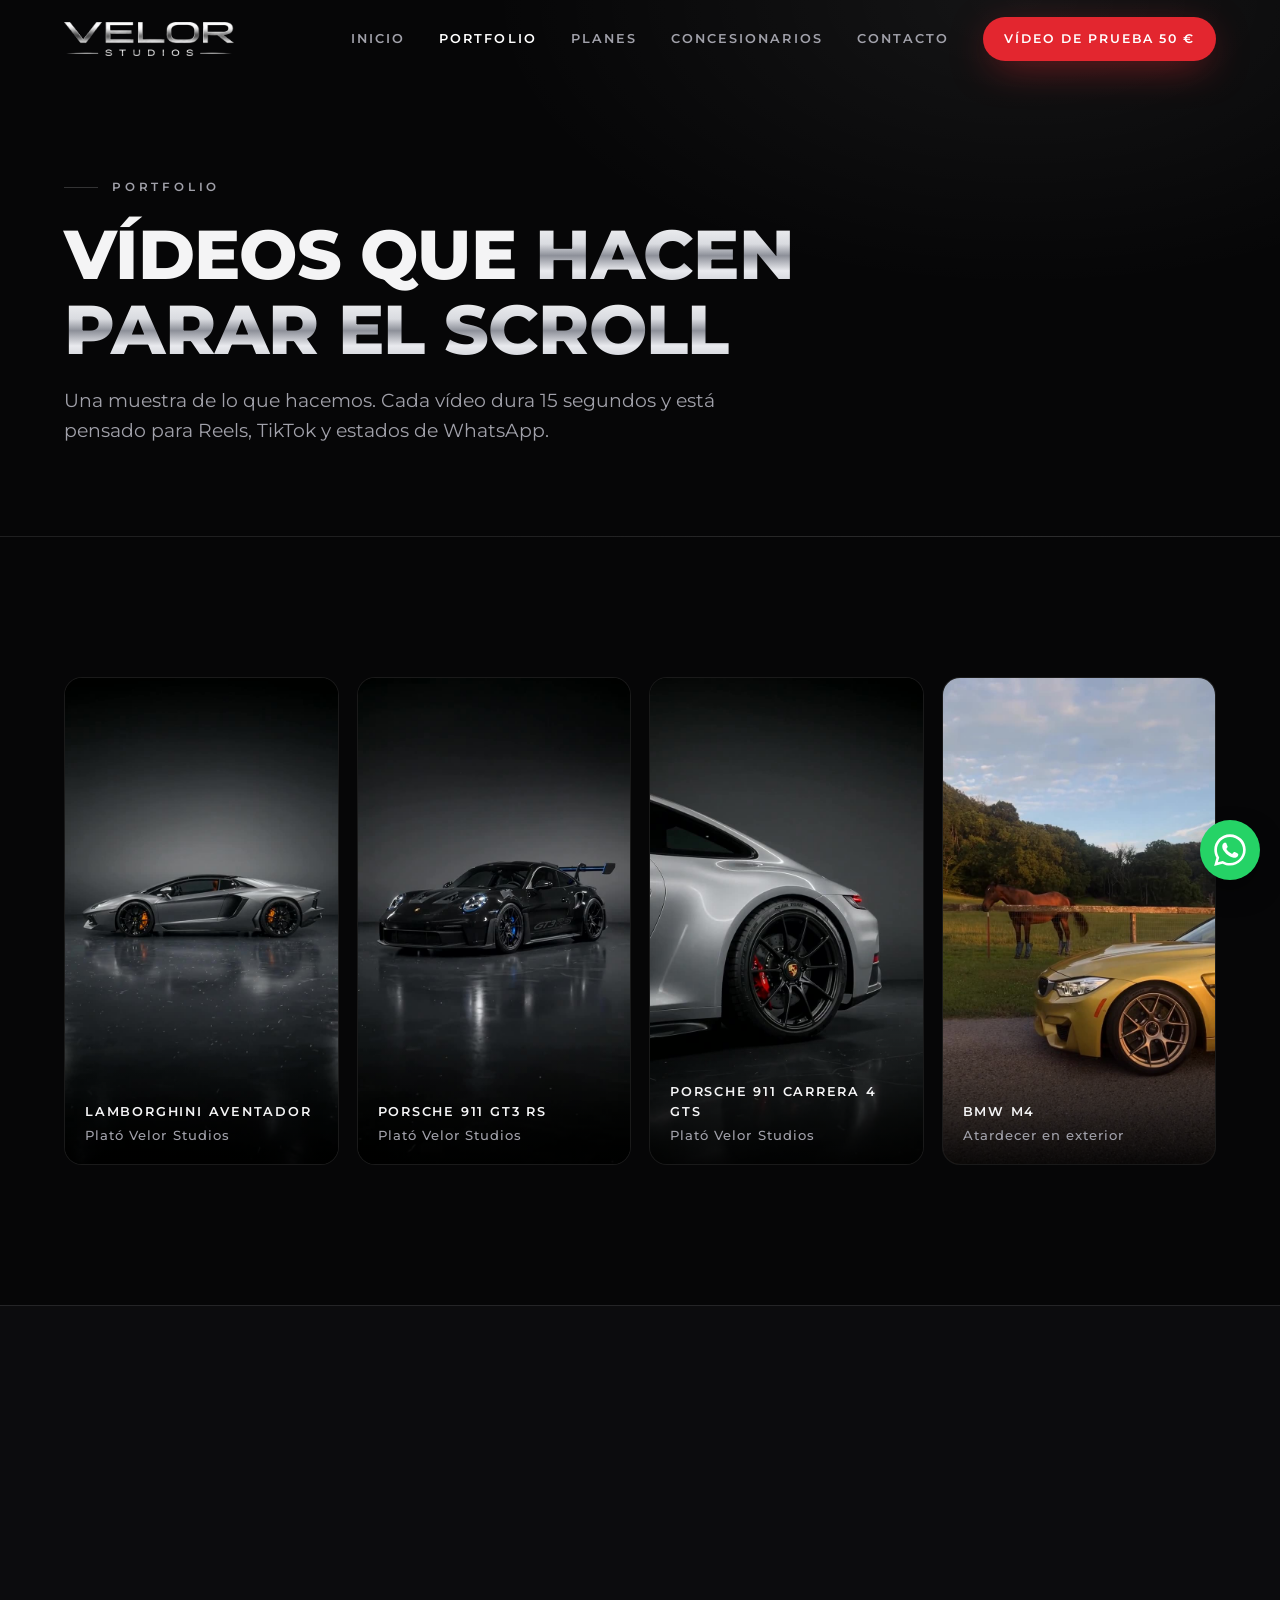
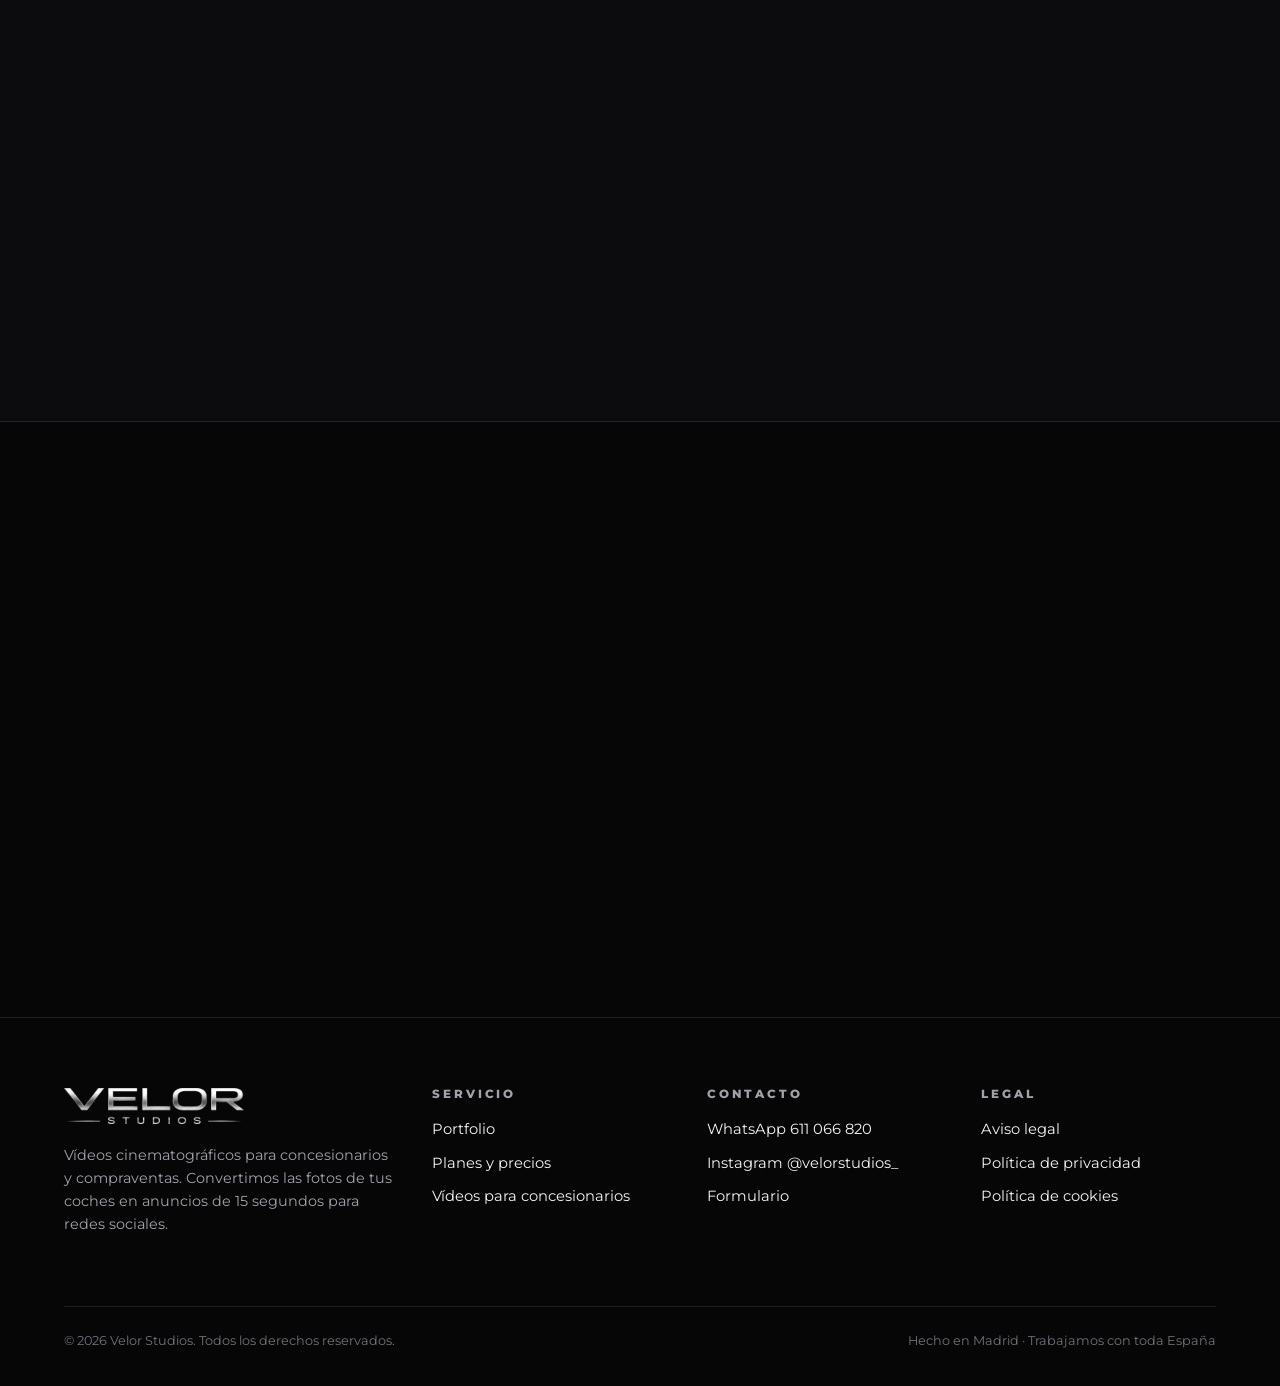
<file: portfolio.html>
<!doctype html>
<html lang="es">
<head>
<meta charset="utf-8">
<meta name="viewport" content="width=device-width, initial-scale=1, viewport-fit=cover">
<title>Portfolio de vídeos de coches | Velor Studios</title>
<meta name="description" content="Ejemplos de vídeos cinematográficos de coches para concesionarios: Lamborghini Aventador, Porsche 911 GT3 RS, Porsche 911 y BMW M4. Así pueden verse los vehículos de tu stock.">
<meta name="robots" content="index,follow">
<link rel="canonical" href="https://velorstudios.es/portfolio.html">
<meta name="theme-color" content="#060607">
<meta http-equiv="Content-Security-Policy" content="default-src 'self'; img-src 'self' data:; media-src 'self'; style-src 'self'; font-src 'self'; script-src 'self'; connect-src 'self'; base-uri 'self'; form-action 'self'; object-src 'none'; upgrade-insecure-requests">
<meta name="referrer" content="strict-origin-when-cross-origin">
<meta property="og:type" content="website">
<meta property="og:locale" content="es_ES">
<meta property="og:site_name" content="Velor Studios">
<meta property="og:title" content="Portfolio de vídeos de coches | Velor Studios">
<meta property="og:description" content="Ejemplos de vídeos cinematográficos de coches para concesionarios: Lamborghini Aventador, Porsche 911 GT3 RS, Porsche 911 y BMW M4. Así pueden verse los vehículos de tu stock.">
<meta property="og:url" content="https://velorstudios.es/portfolio.html">
<meta property="og:image" content="https://velorstudios.es/img/og-velorstudios.jpg">
<meta property="og:image:width" content="1200">
<meta property="og:image:height" content="630">
<meta name="twitter:card" content="summary_large_image">
<meta name="twitter:title" content="Portfolio de vídeos de coches | Velor Studios">
<meta name="twitter:description" content="Ejemplos de vídeos cinematográficos de coches para concesionarios: Lamborghini Aventador, Porsche 911 GT3 RS, Porsche 911 y BMW M4. Así pueden verse los vehículos de tu stock.">
<meta name="twitter:image" content="https://velorstudios.es/img/og-velorstudios.jpg">
<link rel="icon" href="favicon.ico" sizes="any">
<link rel="icon" type="image/png" sizes="32x32" href="img/favicon-32.png">
<link rel="apple-touch-icon" href="img/apple-touch-icon.png">
<link rel="manifest" href="site.webmanifest">
<link rel="preload" href="fonts/montserrat-latin-800-normal.woff2" as="font" type="font/woff2" crossorigin>
<link rel="stylesheet" href="css/style.css">
<script type="application/ld+json">{"@context": "https://schema.org", "@type": "ProfessionalService", "@id": "https://velorstudios.es/#empresa", "name": "Velor Studios", "url": "https://velorstudios.es/", "logo": "https://velorstudios.es/img/icon-512.png", "image": "https://velorstudios.es/img/og-velorstudios.jpg", "description": "Vídeos cinematográficos para concesionarios y compraventas de coches: anuncios de 15 segundos en formato vertical para Instagram, TikTok y otras redes.", "telephone": "+34611066820", "priceRange": "50 € - 999 €/mes", "address": {"@type": "PostalAddress", "addressLocality": "Madrid", "addressRegion": "Comunidad de Madrid", "addressCountry": "ES"}, "areaServed": {"@type": "Country", "name": "España"}, "sameAs": ["https://www.instagram.com/velorstudios_/"], "contactPoint": {"@type": "ContactPoint", "telephone": "+34611066820", "contactType": "customer service", "availableLanguage": "es"}}</script>
<script type="application/ld+json">{"@context": "https://schema.org", "@type": "BreadcrumbList", "itemListElement": [{"@type": "ListItem", "position": 1, "name": "Inicio", "item": "https://velorstudios.es/"}, {"@type": "ListItem", "position": 2, "name": "Portfolio", "item": "https://velorstudios.es/portfolio.html"}]}</script>
</head>
<body>
<a class="skip" href="#main">Saltar al contenido</a>
<header class="header">
  <div class="wrap">
    <a class="brand" href="./" aria-label="Velor Studios, inicio"><img src="img/logo-velorstudios.png" alt="Velor Studios" width="900" height="180"></a>
    <nav class="nav" id="nav" aria-label="Principal"><a href="./">Inicio</a><a href="portfolio.html" aria-current="page">Portfolio</a><a href="planes.html">Planes</a><a href="videos-para-concesionarios.html">Concesionarios</a><a href="contacto.html">Contacto</a><a class="btn btn-red" href="https://wa.me/34611066820?text=Hola%2C%20quiero%20el%20v%C3%ADdeo%20de%20prueba%20por%2050%20%E2%82%AC%20para%20mi%20concesionario." target="_blank" rel="noopener">Vídeo de prueba 50 €</a></nav>
    <button class="menu-btn" aria-label="Abrir menú" aria-expanded="false" aria-controls="nav"><span></span><span></span><span></span></button>
  </div>
</header>
<main id="main">
<section class="page-hero"><div class="wrap"><span class="eyebrow">Portfolio</span><h1>Vídeos que <span class="chrome">hacen parar el scroll</span></h1><p class="lead">Una muestra de lo que hacemos. Cada vídeo dura 15 segundos y está pensado para Reels, TikTok y estados de WhatsApp.</p></div></section>
<section class="section"><div class="wrap"><div class="reels"><figure class="reel reveal"><video data-autoplay muted loop playsinline preload="none" poster="img/lamborghini-aventador.jpg" aria-label="Vídeo de ejemplo: Lamborghini Aventador"><source src="video/lamborghini-aventador.mp4" type="video/mp4"></video><figcaption>Lamborghini Aventador<span>Plató Velor Studios</span></figcaption></figure><figure class="reel reveal"><video data-autoplay muted loop playsinline preload="none" poster="img/porsche-911-gt3-rs.jpg" aria-label="Vídeo de ejemplo: Porsche 911 GT3 RS"><source src="video/porsche-911-gt3-rs.mp4" type="video/mp4"></video><figcaption>Porsche 911 GT3 RS<span>Plató Velor Studios</span></figcaption></figure><figure class="reel reveal"><video data-autoplay muted loop playsinline preload="none" poster="img/porsche-911-plato.jpg" aria-label="Vídeo de ejemplo: Porsche 911 Carrera 4 GTS"><source src="video/porsche-911-plato.mp4" type="video/mp4"></video><figcaption>Porsche 911 Carrera 4 GTS<span>Plató Velor Studios</span></figcaption></figure><figure class="reel reveal"><video data-autoplay muted loop playsinline preload="none" poster="img/bmw-m4.jpg" aria-label="Vídeo de ejemplo: BMW M4"><source src="video/bmw-m4.mp4" type="video/mp4"></video><figcaption>BMW M4<span>Atardecer en exterior</span></figcaption></figure></div></div></section>
<section class="section alt"><div class="wrap"><div class="section-head reveal"><div><span class="eyebrow">Cómo funciona</span><h2>Solo necesitamos <span class="chrome">tus fotos</span></h2></div></div><div class="steps">
  <article class="step reveal"><h3>Me envías las fotos</h3><p>Dos o tres fotos del coche: 3/4 delantera, 3/4 trasera y algún detalle. Las de tu anuncio de siempre valen.</p></article>
  <article class="step reveal"><h3>Creamos el vídeo</h3><p>Montamos un vídeo de 15 segundos con planos de cine, música y el estilo de tu marca, en formato vertical 9:16.</p></article>
  <article class="step reveal"><h3>Lo publicas y vendes</h3><p>Te lo enviamos listo para Instagram, TikTok, WhatsApp o tu web. Si algo no te encaja, tienes una ronda de ajustes.</p></article>
</div></div></section>
<section class="section cta"><div class="wrap reveal"><span class="eyebrow">Velor Studios</span><h2>¿Quieres ver tu coche así?</h2><p class="lead">Mándanos las fotos de un coche de tu stock y te hacemos el primer vídeo por 50 €.</p>
<div class="hero-ctas"><a class="btn btn-red" href="https://wa.me/34611066820?text=Hola%2C%20quiero%20el%20v%C3%ADdeo%20de%20prueba%20por%2050%20%E2%82%AC%20para%20mi%20concesionario." target="_blank" rel="noopener"><svg viewBox="0 0 24 24" fill="currentColor" aria-hidden="true"><path d="M17.5 14.4c-.3-.1-1.7-.8-2-.9-.3-.1-.5-.1-.7.1-.2.3-.8.9-.9 1.1-.2.2-.3.2-.6.1-.3-.1-1.2-.5-2.3-1.4-.9-.8-1.4-1.7-1.6-2-.2-.3 0-.5.1-.6l.4-.5c.2-.2.2-.3.3-.5.1-.2 0-.4 0-.5l-.9-2.2c-.2-.6-.5-.5-.7-.5h-.6c-.2 0-.5.1-.8.4-.3.3-1 1-1 2.5s1.1 2.9 1.2 3.1c.1.2 2.1 3.2 5.1 4.5.7.3 1.3.5 1.7.6.7.2 1.4.2 1.9.1.6-.1 1.7-.7 1.9-1.4.2-.7.2-1.3.2-1.4-.1-.1-.3-.2-.6-.3zM12 21.8c-1.8 0-3.5-.5-5-1.4l-.4-.2-3.7 1 1-3.6-.2-.4C2.7 15.6 2.2 13.8 2.2 12 2.2 6.6 6.6 2.2 12 2.2c2.6 0 5.1 1 6.9 2.9 1.8 1.8 2.9 4.3 2.9 6.9 0 5.4-4.4 9.8-9.8 9.8zm8.4-18.2C18.1 1.3 15.2.1 12 .1 5.5.1.2 5.4.2 11.9c0 2.1.5 4.1 1.6 5.9L.1 24l6.3-1.7c1.7.9 3.7 1.4 5.6 1.4 6.5 0 11.8-5.3 11.8-11.8 0-3.2-1.2-6.1-3.4-8.3z"/></svg> Escríbenos: 611 066 820</a><a class="btn btn-ghost" href="https://www.instagram.com/velorstudios_/" target="_blank" rel="noopener"><svg viewBox="0 0 24 24" fill="none" stroke="currentColor" stroke-width="1.8" aria-hidden="true"><rect x="3" y="3" width="18" height="18" rx="5"/><circle cx="12" cy="12" r="4"/><circle cx="17.5" cy="6.5" r="1" fill="currentColor"/></svg> @velorstudios_</a></div></div></section>
</main>
<footer class="footer">
  <div class="wrap">
    <div class="footer-grid">
      <div>
        <img src="img/logo-velorstudios.png" alt="Velor Studios" width="900" height="180" loading="lazy">
        <p>Vídeos cinematográficos para concesionarios y compraventas. Convertimos las fotos de tus coches en anuncios de 15 segundos para redes sociales.</p>
      </div>
      <div>
        <h3>Servicio</h3>
        <ul><li><a href="portfolio.html">Portfolio</a></li><li><a href="planes.html">Planes y precios</a></li><li><a href="videos-para-concesionarios.html">Vídeos para concesionarios</a></li></ul>
      </div>
      <div>
        <h3>Contacto</h3>
        <ul><li><a href="https://wa.me/34611066820?text=Hola%2C%20quiero%20informaci%C3%B3n%20sobre%20los%20v%C3%ADdeos%20de%20Velor%20Studios." target="_blank" rel="noopener">WhatsApp 611 066 820</a></li><li><a href="https://www.instagram.com/velorstudios_/" target="_blank" rel="noopener">Instagram @velorstudios_</a></li><li><a href="contacto.html">Formulario</a></li></ul>
      </div>
      <div>
        <h3>Legal</h3>
        <ul><li><a href="aviso-legal.html">Aviso legal</a></li><li><a href="privacidad.html">Política de privacidad</a></li><li><a href="cookies.html">Política de cookies</a></li></ul>
      </div>
    </div>
    <div class="footer-bottom"><span>© <span id="year">2026</span> Velor Studios. Todos los derechos reservados.</span><span>Hecho en Madrid · Trabajamos con toda España</span></div>
  </div>
</footer>
<a class="wa-float" href="https://wa.me/34611066820?text=Hola%2C%20quiero%20informaci%C3%B3n%20sobre%20los%20v%C3%ADdeos%20de%20Velor%20Studios." target="_blank" rel="noopener" aria-label="Escríbenos por WhatsApp"><svg viewBox="0 0 24 24" fill="currentColor" aria-hidden="true"><path d="M17.5 14.4c-.3-.1-1.7-.8-2-.9-.3-.1-.5-.1-.7.1-.2.3-.8.9-.9 1.1-.2.2-.3.2-.6.1-.3-.1-1.2-.5-2.3-1.4-.9-.8-1.4-1.7-1.6-2-.2-.3 0-.5.1-.6l.4-.5c.2-.2.2-.3.3-.5.1-.2 0-.4 0-.5l-.9-2.2c-.2-.6-.5-.5-.7-.5h-.6c-.2 0-.5.1-.8.4-.3.3-1 1-1 2.5s1.1 2.9 1.2 3.1c.1.2 2.1 3.2 5.1 4.5.7.3 1.3.5 1.7.6.7.2 1.4.2 1.9.1.6-.1 1.7-.7 1.9-1.4.2-.7.2-1.3.2-1.4-.1-.1-.3-.2-.6-.3zM12 21.8c-1.8 0-3.5-.5-5-1.4l-.4-.2-3.7 1 1-3.6-.2-.4C2.7 15.6 2.2 13.8 2.2 12 2.2 6.6 6.6 2.2 12 2.2c2.6 0 5.1 1 6.9 2.9 1.8 1.8 2.9 4.3 2.9 6.9 0 5.4-4.4 9.8-9.8 9.8zm8.4-18.2C18.1 1.3 15.2.1 12 .1 5.5.1.2 5.4.2 11.9c0 2.1.5 4.1 1.6 5.9L.1 24l6.3-1.7c1.7.9 3.7 1.4 5.6 1.4 6.5 0 11.8-5.3 11.8-11.8 0-3.2-1.2-6.1-3.4-8.3z"/></svg></a>
<script src="js/main.js" defer></script>
</body>
</html>
</file>
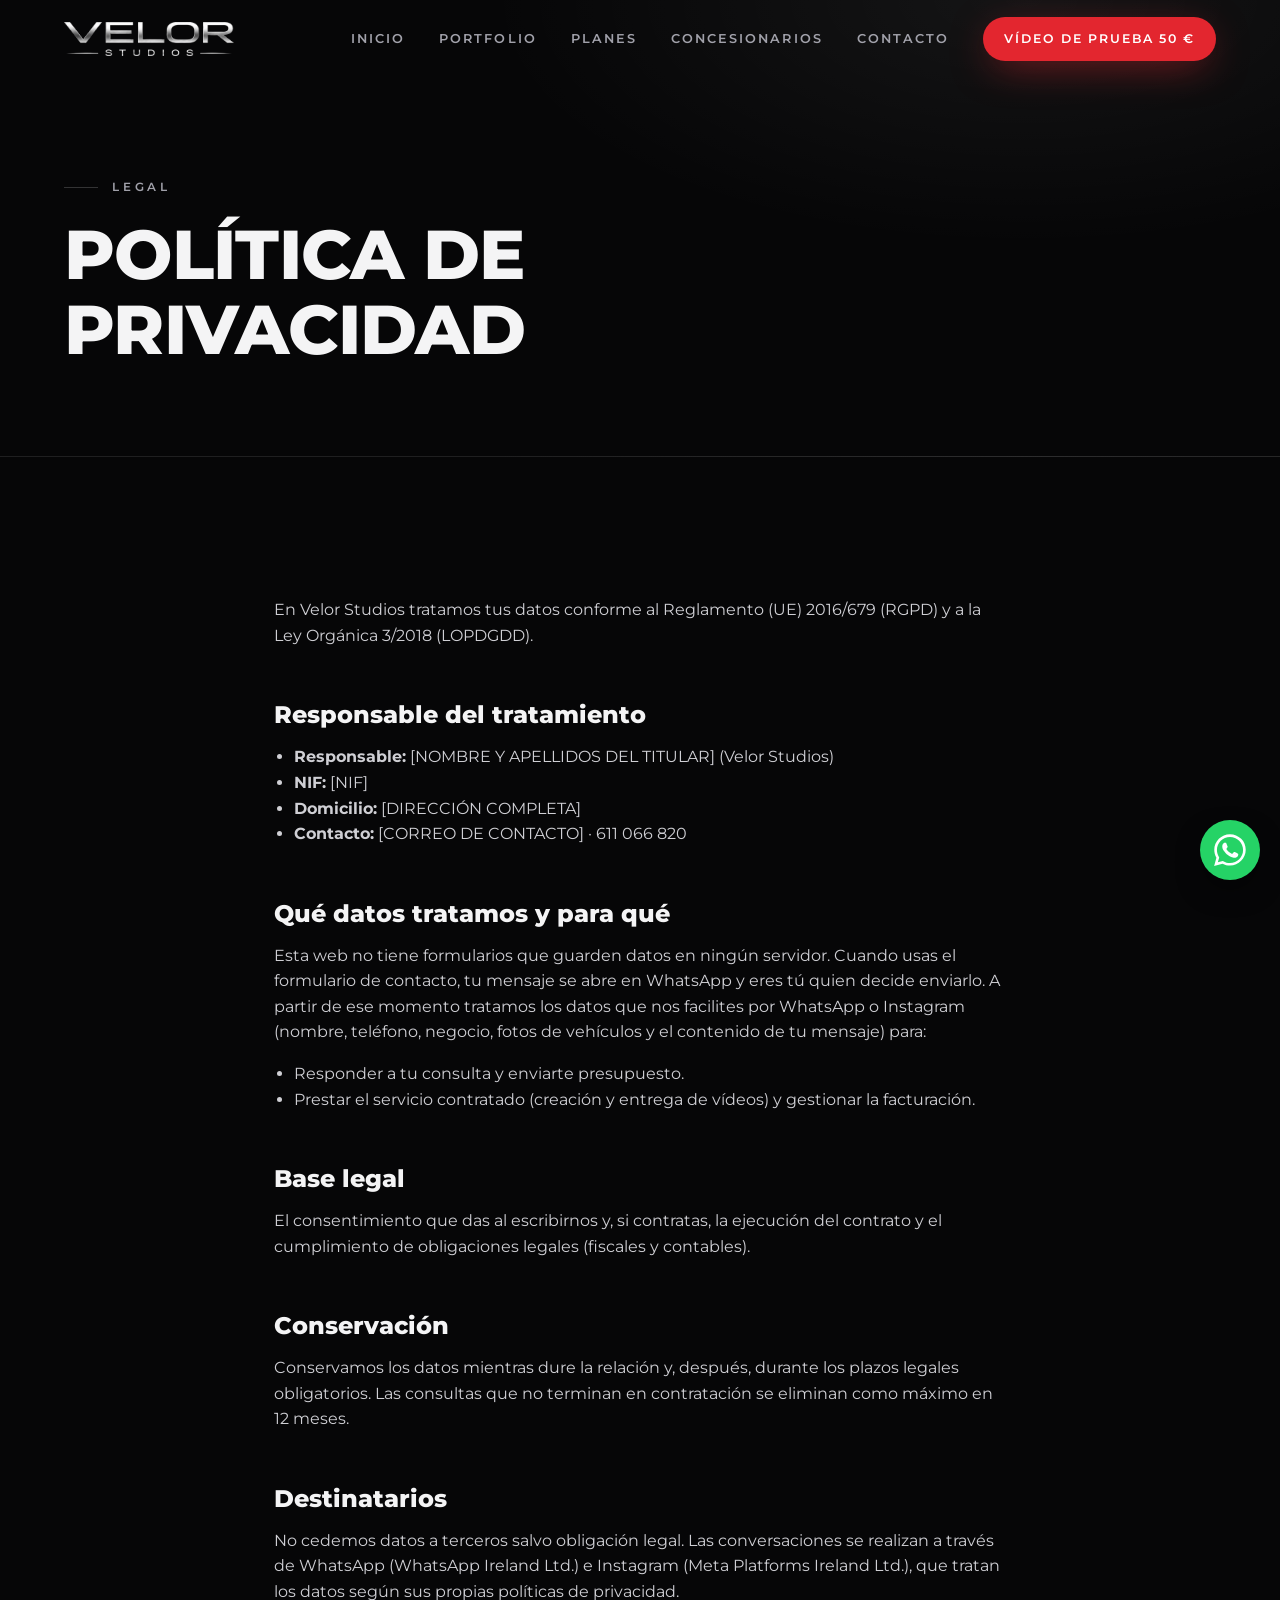
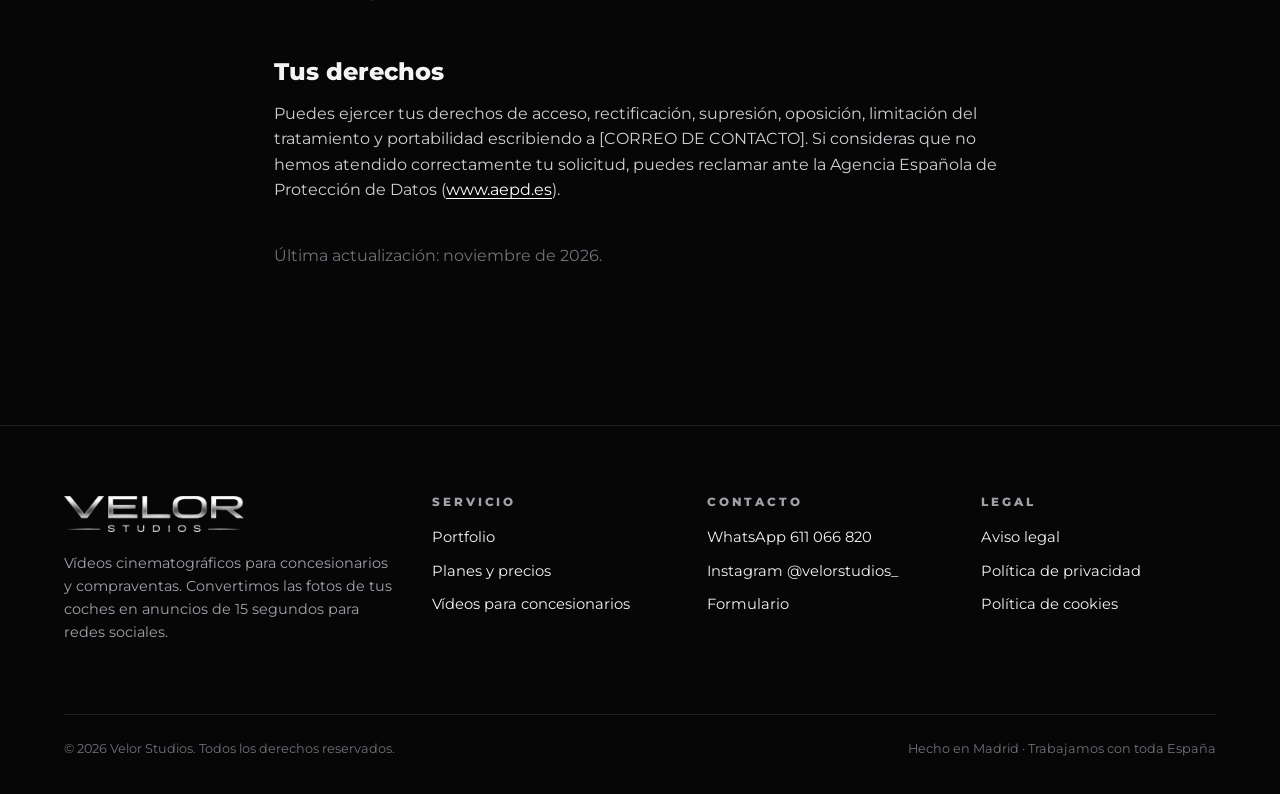
<file: privacidad.html>
<!doctype html>
<html lang="es">
<head>
<meta charset="utf-8">
<meta name="viewport" content="width=device-width, initial-scale=1, viewport-fit=cover">
<title>Política de privacidad | Velor Studios</title>
<meta name="description" content="Política de privacidad de Velor Studios conforme al RGPD y la LOPDGDD.">
<meta name="robots" content="noindex,follow">
<link rel="canonical" href="https://velorstudios.es/privacidad.html">
<meta name="theme-color" content="#060607">
<meta http-equiv="Content-Security-Policy" content="default-src 'self'; img-src 'self' data:; media-src 'self'; style-src 'self'; font-src 'self'; script-src 'self'; connect-src 'self'; base-uri 'self'; form-action 'self'; object-src 'none'; upgrade-insecure-requests">
<meta name="referrer" content="strict-origin-when-cross-origin">
<meta property="og:type" content="website">
<meta property="og:locale" content="es_ES">
<meta property="og:site_name" content="Velor Studios">
<meta property="og:title" content="Política de privacidad | Velor Studios">
<meta property="og:description" content="Política de privacidad de Velor Studios conforme al RGPD y la LOPDGDD.">
<meta property="og:url" content="https://velorstudios.es/privacidad.html">
<meta property="og:image" content="https://velorstudios.es/img/og-velorstudios.jpg">
<meta property="og:image:width" content="1200">
<meta property="og:image:height" content="630">
<meta name="twitter:card" content="summary_large_image">
<meta name="twitter:title" content="Política de privacidad | Velor Studios">
<meta name="twitter:description" content="Política de privacidad de Velor Studios conforme al RGPD y la LOPDGDD.">
<meta name="twitter:image" content="https://velorstudios.es/img/og-velorstudios.jpg">
<link rel="icon" href="favicon.ico" sizes="any">
<link rel="icon" type="image/png" sizes="32x32" href="img/favicon-32.png">
<link rel="apple-touch-icon" href="img/apple-touch-icon.png">
<link rel="manifest" href="site.webmanifest">
<link rel="preload" href="fonts/montserrat-latin-800-normal.woff2" as="font" type="font/woff2" crossorigin>
<link rel="stylesheet" href="css/style.css">
</head>
<body>
<a class="skip" href="#main">Saltar al contenido</a>
<header class="header">
  <div class="wrap">
    <a class="brand" href="./" aria-label="Velor Studios, inicio"><img src="img/logo-velorstudios.png" alt="Velor Studios" width="900" height="180"></a>
    <nav class="nav" id="nav" aria-label="Principal"><a href="./">Inicio</a><a href="portfolio.html">Portfolio</a><a href="planes.html">Planes</a><a href="videos-para-concesionarios.html">Concesionarios</a><a href="contacto.html">Contacto</a><a class="btn btn-red" href="https://wa.me/34611066820?text=Hola%2C%20quiero%20el%20v%C3%ADdeo%20de%20prueba%20por%2050%20%E2%82%AC%20para%20mi%20concesionario." target="_blank" rel="noopener">Vídeo de prueba 50 €</a></nav>
    <button class="menu-btn" aria-label="Abrir menú" aria-expanded="false" aria-controls="nav"><span></span><span></span><span></span></button>
  </div>
</header>
<main id="main">
<section class="page-hero"><div class="wrap"><span class="eyebrow">Legal</span><h1>Política de privacidad</h1></div></section>
<section class="section"><div class="wrap prose">
<p>En Velor Studios tratamos tus datos conforme al Reglamento (UE) 2016/679 (RGPD) y a la Ley Orgánica 3/2018 (LOPDGDD).</p>
<h2>Responsable del tratamiento</h2>
<ul><li><strong>Responsable:</strong> [NOMBRE Y APELLIDOS DEL TITULAR] (Velor Studios)</li><li><strong>NIF:</strong> [NIF]</li><li><strong>Domicilio:</strong> [DIRECCIÓN COMPLETA]</li><li><strong>Contacto:</strong> [CORREO DE CONTACTO] · 611 066 820</li></ul>
<h2>Qué datos tratamos y para qué</h2>
<p>Esta web no tiene formularios que guarden datos en ningún servidor. Cuando usas el formulario de contacto, tu mensaje se abre en WhatsApp y eres tú quien decide enviarlo. A partir de ese momento tratamos los datos que nos facilites por WhatsApp o Instagram (nombre, teléfono, negocio, fotos de vehículos y el contenido de tu mensaje) para:</p>
<ul><li>Responder a tu consulta y enviarte presupuesto.</li><li>Prestar el servicio contratado (creación y entrega de vídeos) y gestionar la facturación.</li></ul>
<h2>Base legal</h2>
<p>El consentimiento que das al escribirnos y, si contratas, la ejecución del contrato y el cumplimiento de obligaciones legales (fiscales y contables).</p>
<h2>Conservación</h2>
<p>Conservamos los datos mientras dure la relación y, después, durante los plazos legales obligatorios. Las consultas que no terminan en contratación se eliminan como máximo en 12 meses.</p>
<h2>Destinatarios</h2>
<p>No cedemos datos a terceros salvo obligación legal. Las conversaciones se realizan a través de WhatsApp (WhatsApp Ireland Ltd.) e Instagram (Meta Platforms Ireland Ltd.), que tratan los datos según sus propias políticas de privacidad.</p>
<h2>Tus derechos</h2>
<p>Puedes ejercer tus derechos de acceso, rectificación, supresión, oposición, limitación del tratamiento y portabilidad escribiendo a [CORREO DE CONTACTO]. Si consideras que no hemos atendido correctamente tu solicitud, puedes reclamar ante la Agencia Española de Protección de Datos (<a href="https://www.aepd.es" target="_blank" rel="noopener">www.aepd.es</a>).</p><p class="updated">Última actualización: noviembre de 2026.</p></div></section>
</main>
<footer class="footer">
  <div class="wrap">
    <div class="footer-grid">
      <div>
        <img src="img/logo-velorstudios.png" alt="Velor Studios" width="900" height="180" loading="lazy">
        <p>Vídeos cinematográficos para concesionarios y compraventas. Convertimos las fotos de tus coches en anuncios de 15 segundos para redes sociales.</p>
      </div>
      <div>
        <h3>Servicio</h3>
        <ul><li><a href="portfolio.html">Portfolio</a></li><li><a href="planes.html">Planes y precios</a></li><li><a href="videos-para-concesionarios.html">Vídeos para concesionarios</a></li></ul>
      </div>
      <div>
        <h3>Contacto</h3>
        <ul><li><a href="https://wa.me/34611066820?text=Hola%2C%20quiero%20informaci%C3%B3n%20sobre%20los%20v%C3%ADdeos%20de%20Velor%20Studios." target="_blank" rel="noopener">WhatsApp 611 066 820</a></li><li><a href="https://www.instagram.com/velorstudios_/" target="_blank" rel="noopener">Instagram @velorstudios_</a></li><li><a href="contacto.html">Formulario</a></li></ul>
      </div>
      <div>
        <h3>Legal</h3>
        <ul><li><a href="aviso-legal.html">Aviso legal</a></li><li><a href="privacidad.html">Política de privacidad</a></li><li><a href="cookies.html">Política de cookies</a></li></ul>
      </div>
    </div>
    <div class="footer-bottom"><span>© <span id="year">2026</span> Velor Studios. Todos los derechos reservados.</span><span>Hecho en Madrid · Trabajamos con toda España</span></div>
  </div>
</footer>
<a class="wa-float" href="https://wa.me/34611066820?text=Hola%2C%20quiero%20informaci%C3%B3n%20sobre%20los%20v%C3%ADdeos%20de%20Velor%20Studios." target="_blank" rel="noopener" aria-label="Escríbenos por WhatsApp"><svg viewBox="0 0 24 24" fill="currentColor" aria-hidden="true"><path d="M17.5 14.4c-.3-.1-1.7-.8-2-.9-.3-.1-.5-.1-.7.1-.2.3-.8.9-.9 1.1-.2.2-.3.2-.6.1-.3-.1-1.2-.5-2.3-1.4-.9-.8-1.4-1.7-1.6-2-.2-.3 0-.5.1-.6l.4-.5c.2-.2.2-.3.3-.5.1-.2 0-.4 0-.5l-.9-2.2c-.2-.6-.5-.5-.7-.5h-.6c-.2 0-.5.1-.8.4-.3.3-1 1-1 2.5s1.1 2.9 1.2 3.1c.1.2 2.1 3.2 5.1 4.5.7.3 1.3.5 1.7.6.7.2 1.4.2 1.9.1.6-.1 1.7-.7 1.9-1.4.2-.7.2-1.3.2-1.4-.1-.1-.3-.2-.6-.3zM12 21.8c-1.8 0-3.5-.5-5-1.4l-.4-.2-3.7 1 1-3.6-.2-.4C2.7 15.6 2.2 13.8 2.2 12 2.2 6.6 6.6 2.2 12 2.2c2.6 0 5.1 1 6.9 2.9 1.8 1.8 2.9 4.3 2.9 6.9 0 5.4-4.4 9.8-9.8 9.8zm8.4-18.2C18.1 1.3 15.2.1 12 .1 5.5.1.2 5.4.2 11.9c0 2.1.5 4.1 1.6 5.9L.1 24l6.3-1.7c1.7.9 3.7 1.4 5.6 1.4 6.5 0 11.8-5.3 11.8-11.8 0-3.2-1.2-6.1-3.4-8.3z"/></svg></a>
<script src="js/main.js" defer></script>
</body>
</html>
</file>
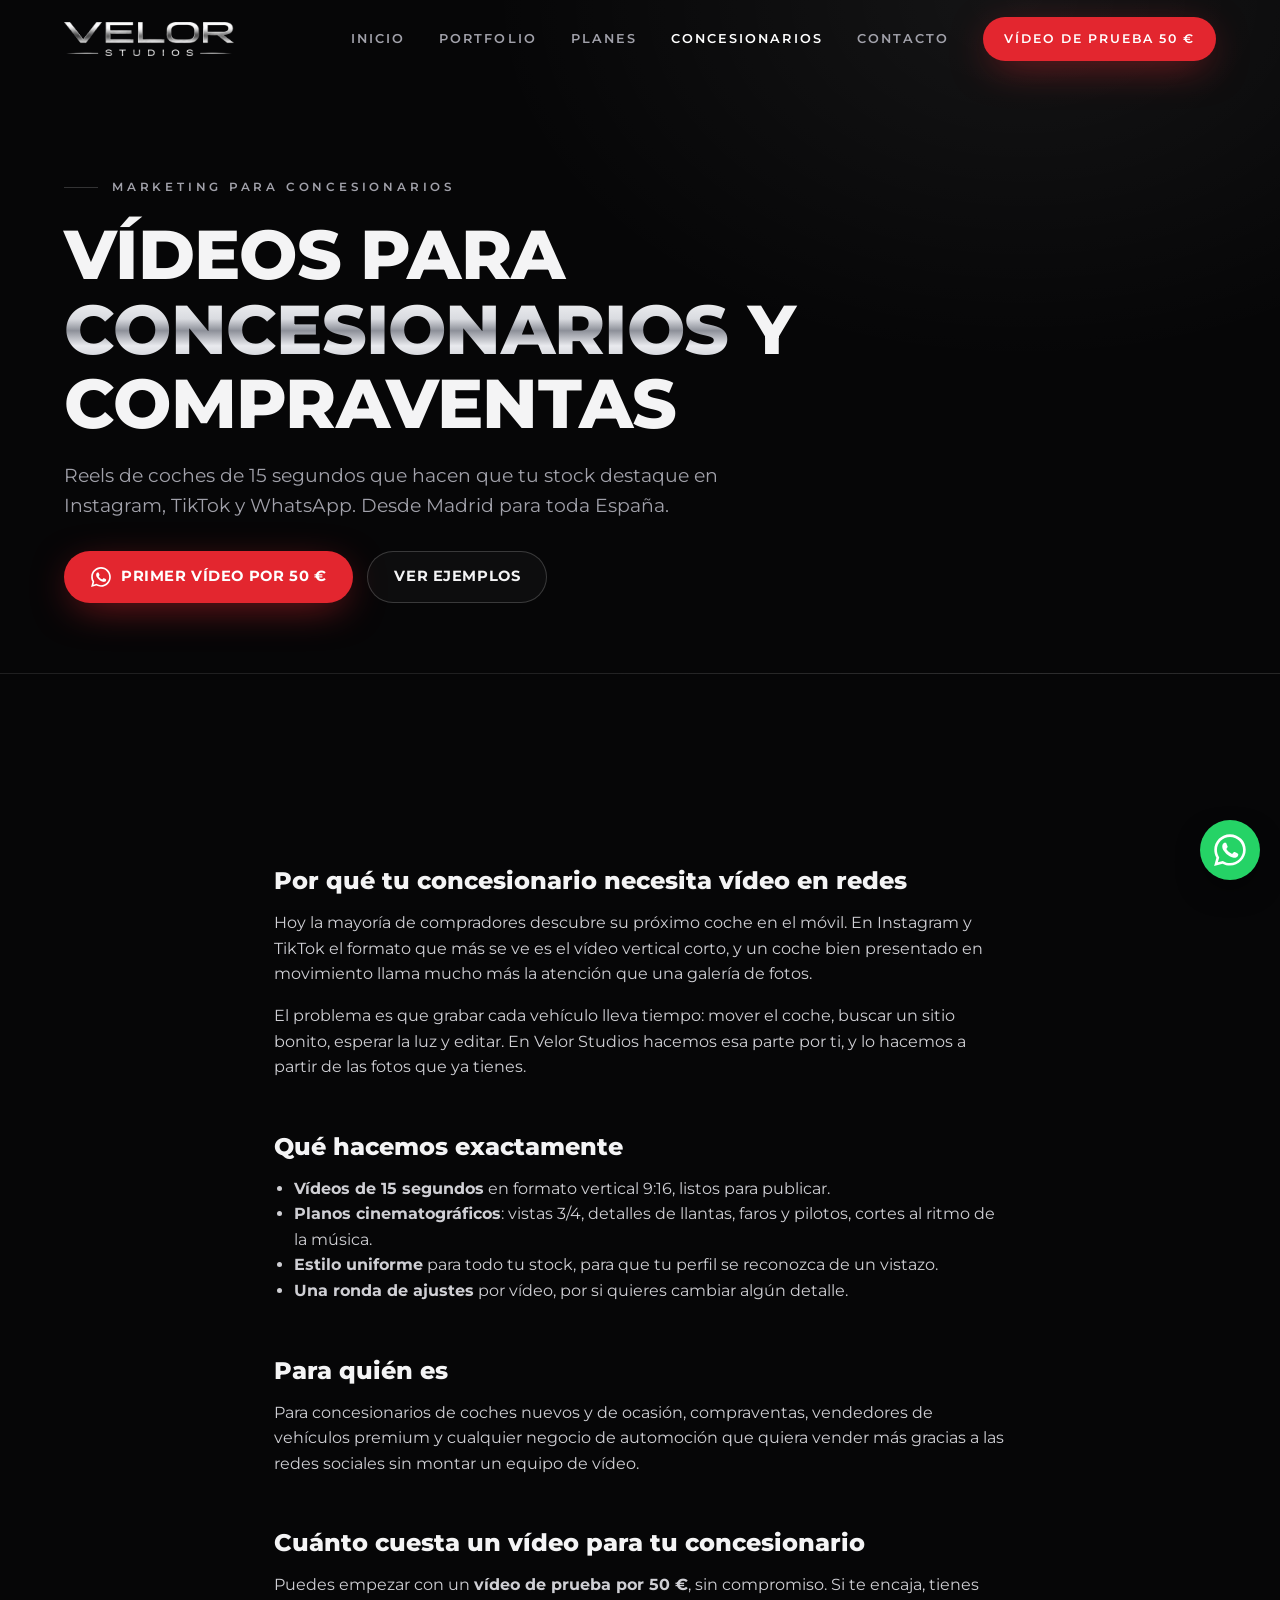
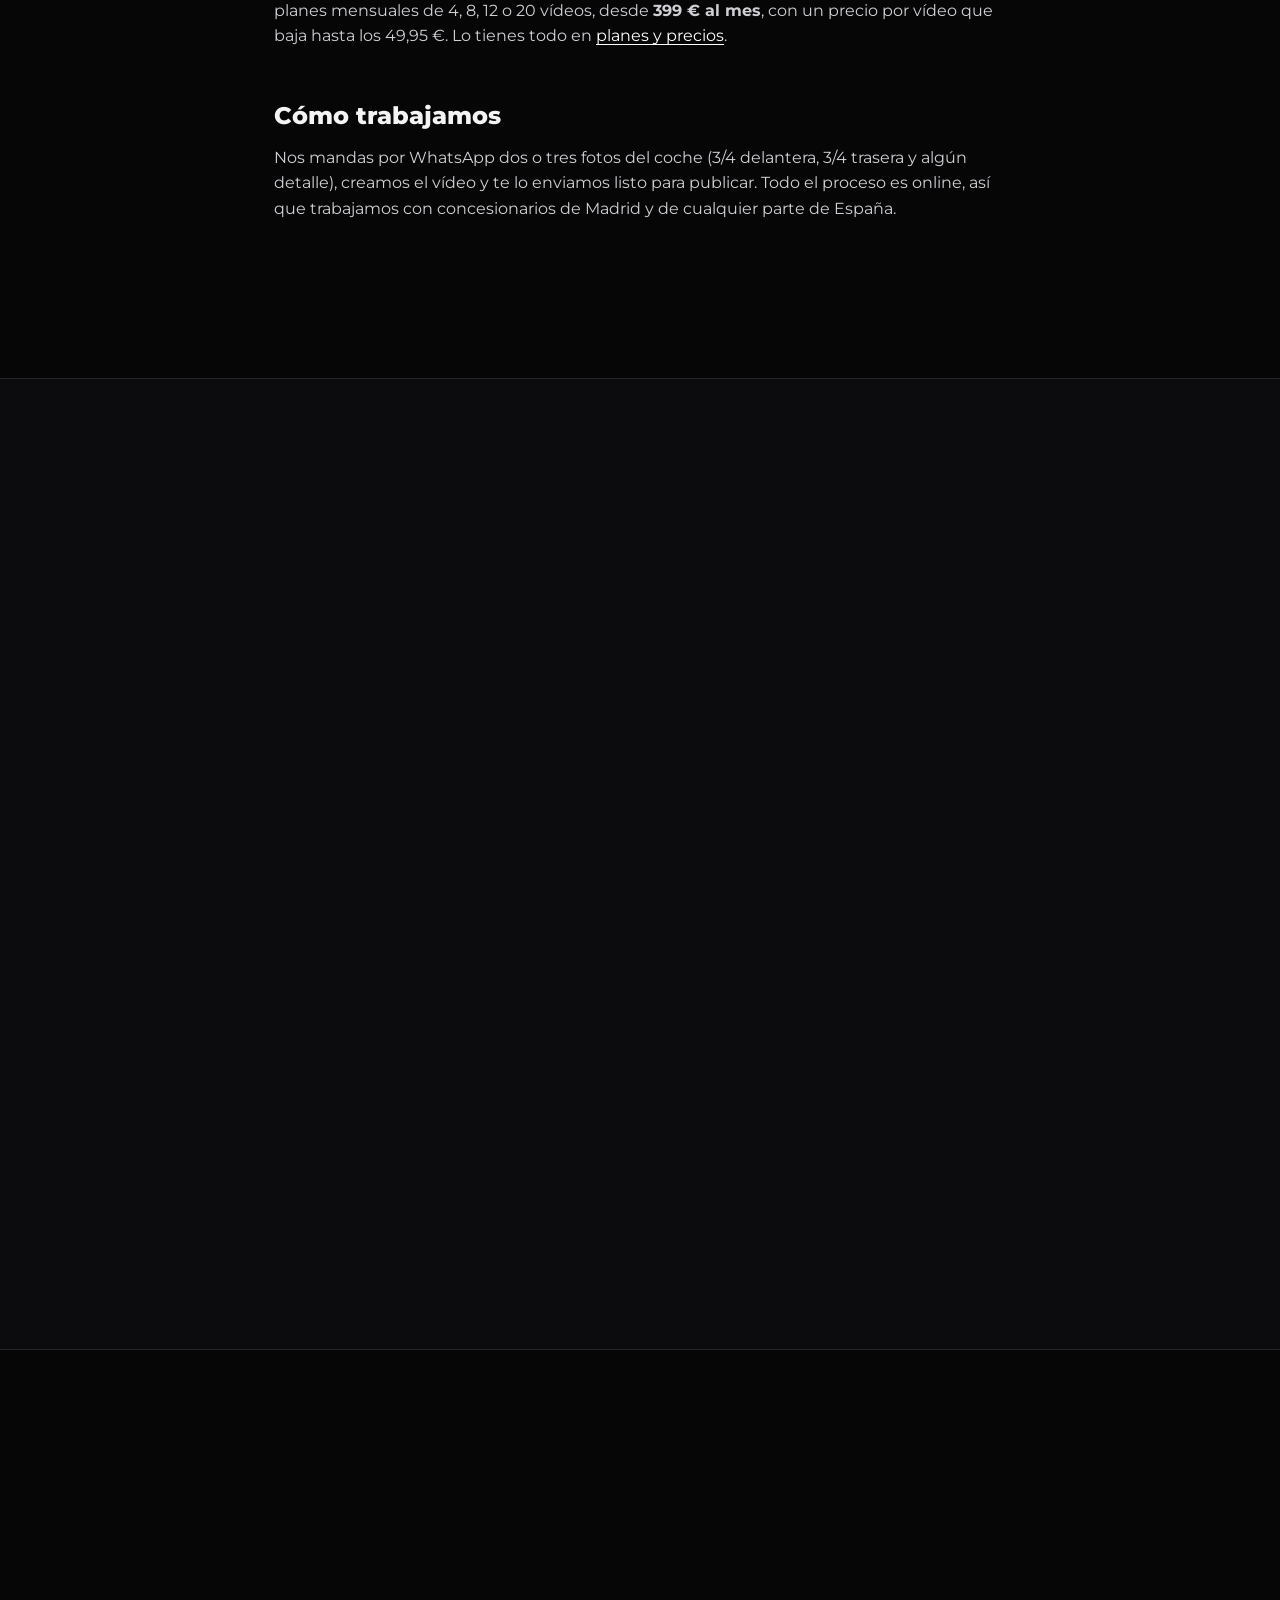
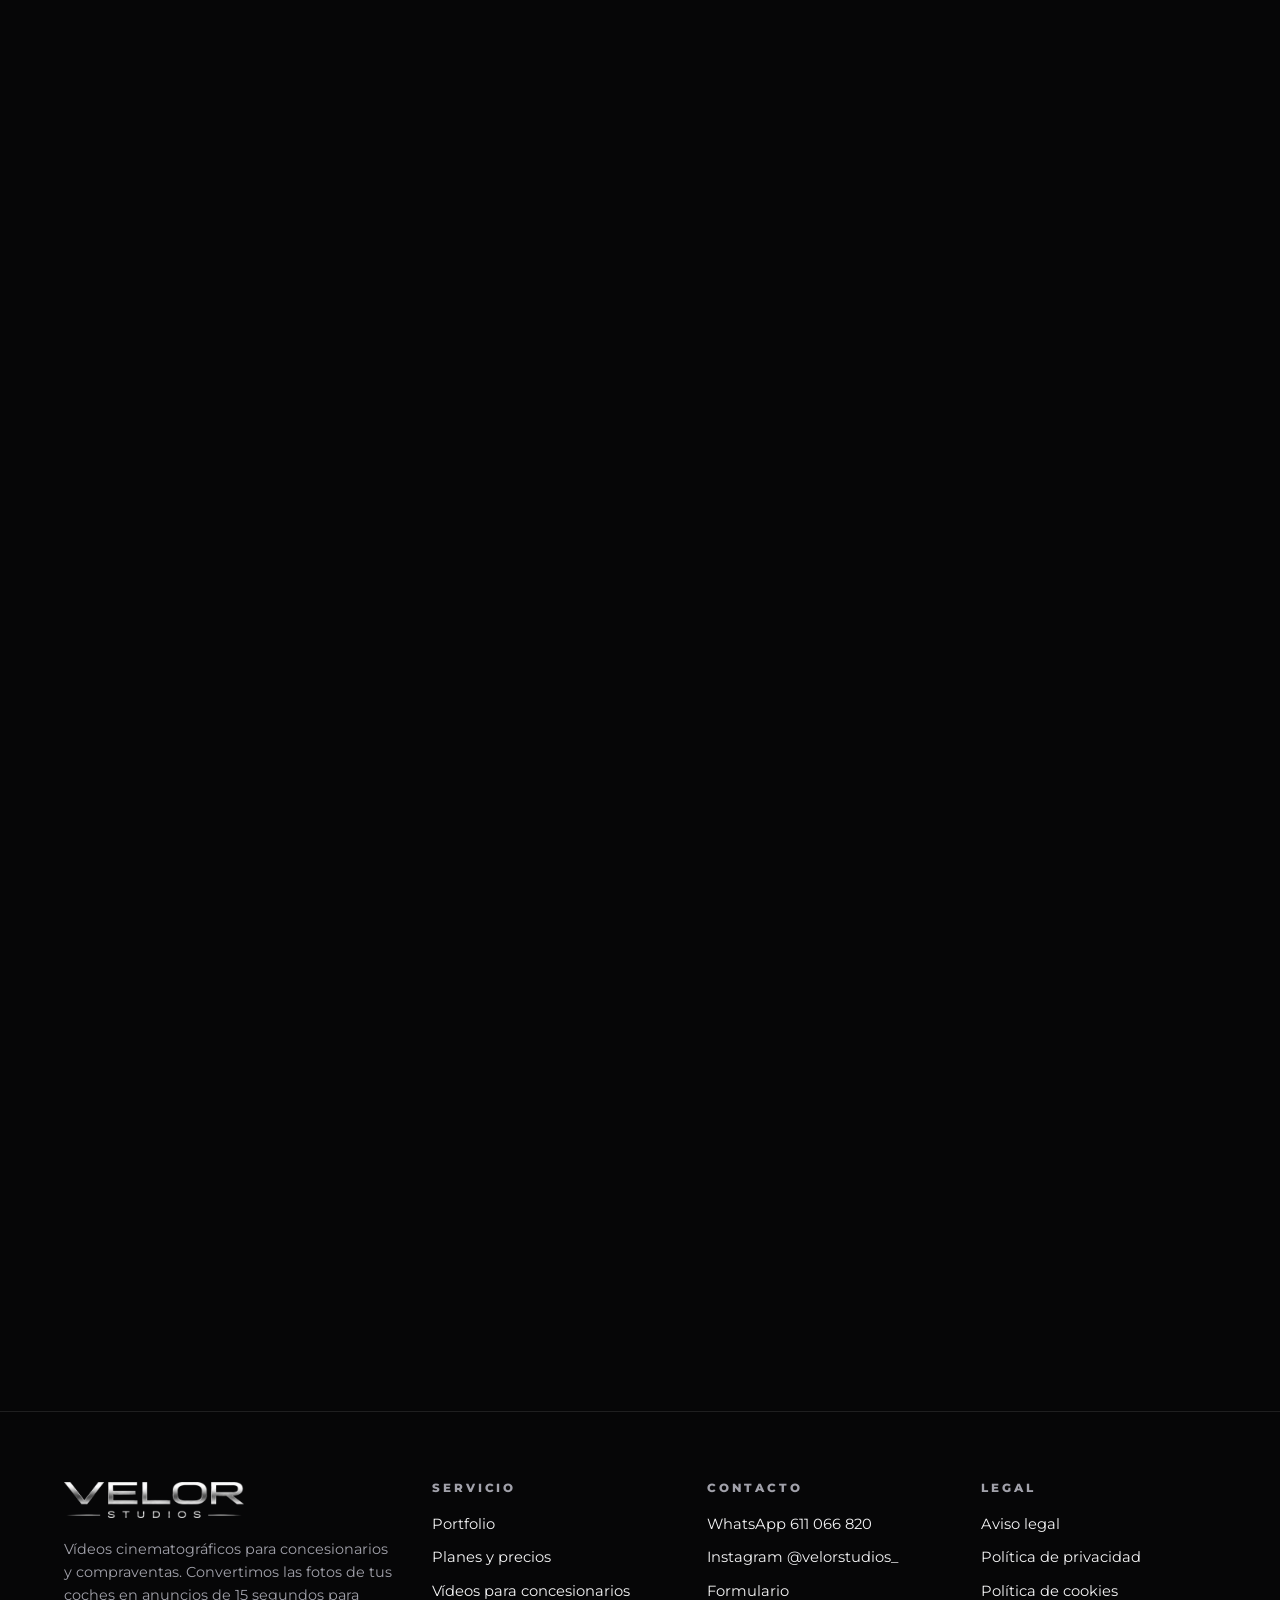
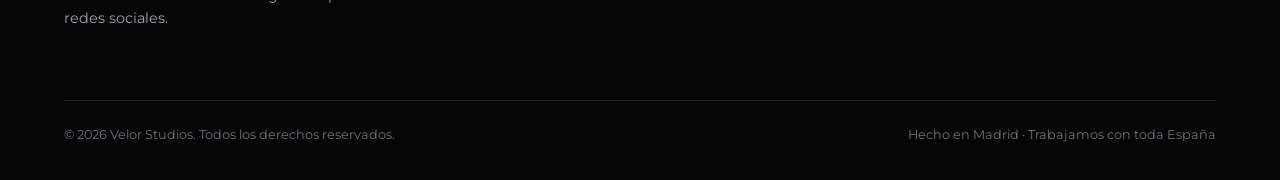
<file: videos-para-concesionarios.html>
<!doctype html>
<html lang="es">
<head>
<meta charset="utf-8">
<meta name="viewport" content="width=device-width, initial-scale=1, viewport-fit=cover">
<title>Vídeos para concesionarios y compraventas de coches en España | Velor Studios</title>
<meta name="description" content="Vídeos de coches para redes sociales pensados para concesionarios y compraventas: reels de 15 s que destacan tu stock en Instagram y TikTok. Madrid y toda España.">
<meta name="robots" content="index,follow">
<link rel="canonical" href="https://velorstudios.es/videos-para-concesionarios.html">
<meta name="theme-color" content="#060607">
<meta http-equiv="Content-Security-Policy" content="default-src 'self'; img-src 'self' data:; media-src 'self'; style-src 'self'; font-src 'self'; script-src 'self'; connect-src 'self'; base-uri 'self'; form-action 'self'; object-src 'none'; upgrade-insecure-requests">
<meta name="referrer" content="strict-origin-when-cross-origin">
<meta property="og:type" content="website">
<meta property="og:locale" content="es_ES">
<meta property="og:site_name" content="Velor Studios">
<meta property="og:title" content="Vídeos para concesionarios y compraventas de coches en España | Velor Studios">
<meta property="og:description" content="Vídeos de coches para redes sociales pensados para concesionarios y compraventas: reels de 15 s que destacan tu stock en Instagram y TikTok. Madrid y toda España.">
<meta property="og:url" content="https://velorstudios.es/videos-para-concesionarios.html">
<meta property="og:image" content="https://velorstudios.es/img/og-velorstudios.jpg">
<meta property="og:image:width" content="1200">
<meta property="og:image:height" content="630">
<meta name="twitter:card" content="summary_large_image">
<meta name="twitter:title" content="Vídeos para concesionarios y compraventas de coches en España | Velor Studios">
<meta name="twitter:description" content="Vídeos de coches para redes sociales pensados para concesionarios y compraventas: reels de 15 s que destacan tu stock en Instagram y TikTok. Madrid y toda España.">
<meta name="twitter:image" content="https://velorstudios.es/img/og-velorstudios.jpg">
<link rel="icon" href="favicon.ico" sizes="any">
<link rel="icon" type="image/png" sizes="32x32" href="img/favicon-32.png">
<link rel="apple-touch-icon" href="img/apple-touch-icon.png">
<link rel="manifest" href="site.webmanifest">
<link rel="preload" href="fonts/montserrat-latin-800-normal.woff2" as="font" type="font/woff2" crossorigin>
<link rel="stylesheet" href="css/style.css">
<script type="application/ld+json">{"@context": "https://schema.org", "@type": "ProfessionalService", "@id": "https://velorstudios.es/#empresa", "name": "Velor Studios", "url": "https://velorstudios.es/", "logo": "https://velorstudios.es/img/icon-512.png", "image": "https://velorstudios.es/img/og-velorstudios.jpg", "description": "Vídeos cinematográficos para concesionarios y compraventas de coches: anuncios de 15 segundos en formato vertical para Instagram, TikTok y otras redes.", "telephone": "+34611066820", "priceRange": "50 € - 999 €/mes", "address": {"@type": "PostalAddress", "addressLocality": "Madrid", "addressRegion": "Comunidad de Madrid", "addressCountry": "ES"}, "areaServed": {"@type": "Country", "name": "España"}, "sameAs": ["https://www.instagram.com/velorstudios_/"], "contactPoint": {"@type": "ContactPoint", "telephone": "+34611066820", "contactType": "customer service", "availableLanguage": "es"}}</script>
<script type="application/ld+json">{"@context": "https://schema.org", "@type": "FAQPage", "mainEntity": [{"@type": "Question", "name": "¿Hace falta grabar el coche en el concesionario?", "acceptedAnswer": {"@type": "Answer", "text": "No. Trabajamos a partir de fotos del vehículo. Con dos o tres fotos buenas (3/4 delantera, 3/4 trasera y algún detalle) es suficiente para crear el vídeo."}}, {"@type": "Question", "name": "¿Cuánto dura cada vídeo?", "acceptedAnswer": {"@type": "Answer", "text": "Cada vídeo dura 15 segundos y se entrega en formato vertical 9:16, listo para Instagram Reels, TikTok, YouTube Shorts y estados de WhatsApp."}}, {"@type": "Question", "name": "¿Cuánto cuesta?", "acceptedAnswer": {"@type": "Answer", "text": "El primer vídeo de prueba cuesta 50 €, sin compromiso. Después puedes elegir un plan mensual: 4 vídeos por 399 €, 8 por 599 €, 12 por 799 € o 20 por 999 € al mes."}}, {"@type": "Question", "name": "¿Hay permanencia?", "acceptedAnswer": {"@type": "Answer", "text": "El vídeo de prueba no tiene ningún compromiso. Las condiciones de los planes mensuales te las explicamos por WhatsApp antes de empezar."}}, {"@type": "Question", "name": "¿El coche sale igual que el real?", "acceptedAnswer": {"@type": "Answer", "text": "Partimos de las fotos reales de tu vehículo y revisamos que color, llantas y versión coincidan. Si ves algún detalle que no encaja, lo corregimos en la ronda de ajustes."}}, {"@type": "Question", "name": "¿Trabajáis fuera de Madrid?", "acceptedAnswer": {"@type": "Answer", "text": "Sí. Todo el proceso es online: nos envías las fotos por WhatsApp y recibes el vídeo, estés en la ciudad que estés de España."}}]}</script>
<script type="application/ld+json">{"@context": "https://schema.org", "@type": "BreadcrumbList", "itemListElement": [{"@type": "ListItem", "position": 1, "name": "Inicio", "item": "https://velorstudios.es/"}, {"@type": "ListItem", "position": 2, "name": "Vídeos para concesionarios", "item": "https://velorstudios.es/videos-para-concesionarios.html"}]}</script>
</head>
<body>
<a class="skip" href="#main">Saltar al contenido</a>
<header class="header">
  <div class="wrap">
    <a class="brand" href="./" aria-label="Velor Studios, inicio"><img src="img/logo-velorstudios.png" alt="Velor Studios" width="900" height="180"></a>
    <nav class="nav" id="nav" aria-label="Principal"><a href="./">Inicio</a><a href="portfolio.html">Portfolio</a><a href="planes.html">Planes</a><a href="videos-para-concesionarios.html" aria-current="page">Concesionarios</a><a href="contacto.html">Contacto</a><a class="btn btn-red" href="https://wa.me/34611066820?text=Hola%2C%20quiero%20el%20v%C3%ADdeo%20de%20prueba%20por%2050%20%E2%82%AC%20para%20mi%20concesionario." target="_blank" rel="noopener">Vídeo de prueba 50 €</a></nav>
    <button class="menu-btn" aria-label="Abrir menú" aria-expanded="false" aria-controls="nav"><span></span><span></span><span></span></button>
  </div>
</header>
<main id="main">
<section class="page-hero"><div class="wrap"><span class="eyebrow">Marketing para concesionarios</span><h1>Vídeos para <span class="chrome">concesionarios</span> y compraventas</h1><p class="lead">Reels de coches de 15 segundos que hacen que tu stock destaque en Instagram, TikTok y WhatsApp. Desde Madrid para toda España.</p>
<div class="hero-ctas mt"><a class="btn btn-red" href="https://wa.me/34611066820?text=Hola%2C%20quiero%20el%20v%C3%ADdeo%20de%20prueba%20por%2050%20%E2%82%AC%20para%20mi%20concesionario." target="_blank" rel="noopener"><svg viewBox="0 0 24 24" fill="currentColor" aria-hidden="true"><path d="M17.5 14.4c-.3-.1-1.7-.8-2-.9-.3-.1-.5-.1-.7.1-.2.3-.8.9-.9 1.1-.2.2-.3.2-.6.1-.3-.1-1.2-.5-2.3-1.4-.9-.8-1.4-1.7-1.6-2-.2-.3 0-.5.1-.6l.4-.5c.2-.2.2-.3.3-.5.1-.2 0-.4 0-.5l-.9-2.2c-.2-.6-.5-.5-.7-.5h-.6c-.2 0-.5.1-.8.4-.3.3-1 1-1 2.5s1.1 2.9 1.2 3.1c.1.2 2.1 3.2 5.1 4.5.7.3 1.3.5 1.7.6.7.2 1.4.2 1.9.1.6-.1 1.7-.7 1.9-1.4.2-.7.2-1.3.2-1.4-.1-.1-.3-.2-.6-.3zM12 21.8c-1.8 0-3.5-.5-5-1.4l-.4-.2-3.7 1 1-3.6-.2-.4C2.7 15.6 2.2 13.8 2.2 12 2.2 6.6 6.6 2.2 12 2.2c2.6 0 5.1 1 6.9 2.9 1.8 1.8 2.9 4.3 2.9 6.9 0 5.4-4.4 9.8-9.8 9.8zm8.4-18.2C18.1 1.3 15.2.1 12 .1 5.5.1.2 5.4.2 11.9c0 2.1.5 4.1 1.6 5.9L.1 24l6.3-1.7c1.7.9 3.7 1.4 5.6 1.4 6.5 0 11.8-5.3 11.8-11.8 0-3.2-1.2-6.1-3.4-8.3z"/></svg> Primer vídeo por 50 €</a><a class="btn btn-ghost" href="portfolio.html">Ver ejemplos</a></div></div></section>
<section class="section"><div class="wrap prose">
<h2>Por qué tu concesionario necesita vídeo en redes</h2>
<p>Hoy la mayoría de compradores descubre su próximo coche en el móvil. En Instagram y TikTok el formato que más se ve es el vídeo vertical corto, y un coche bien presentado en movimiento llama mucho más la atención que una galería de fotos.</p>
<p>El problema es que grabar cada vehículo lleva tiempo: mover el coche, buscar un sitio bonito, esperar la luz y editar. En Velor Studios hacemos esa parte por ti, y lo hacemos a partir de las fotos que ya tienes.</p>
<h2>Qué hacemos exactamente</h2>
<ul>
<li><strong>Vídeos de 15 segundos</strong> en formato vertical 9:16, listos para publicar.</li>
<li><strong>Planos cinematográficos</strong>: vistas 3/4, detalles de llantas, faros y pilotos, cortes al ritmo de la música.</li>
<li><strong>Estilo uniforme</strong> para todo tu stock, para que tu perfil se reconozca de un vistazo.</li>
<li><strong>Una ronda de ajustes</strong> por vídeo, por si quieres cambiar algún detalle.</li>
</ul>
<h2>Para quién es</h2>
<p>Para concesionarios de coches nuevos y de ocasión, compraventas, vendedores de vehículos premium y cualquier negocio de automoción que quiera vender más gracias a las redes sociales sin montar un equipo de vídeo.</p>
<h2>Cuánto cuesta un vídeo para tu concesionario</h2>
<p>Puedes empezar con un <strong>vídeo de prueba por 50 €</strong>, sin compromiso. Si te encaja, tienes planes mensuales de 4, 8, 12 o 20 vídeos, desde <strong>399 € al mes</strong>, con un precio por vídeo que baja hasta los 49,95 €. Lo tienes todo en <a href="planes.html">planes y precios</a>.</p>
<h2>Cómo trabajamos</h2>
<p>Nos mandas por WhatsApp dos o tres fotos del coche (3/4 delantera, 3/4 trasera y algún detalle), creamos el vídeo y te lo enviamos listo para publicar. Todo el proceso es online, así que trabajamos con concesionarios de Madrid y de cualquier parte de España.</p>
</div></section>
<section class="section alt"><div class="wrap"><div class="section-head reveal"><div><span class="eyebrow">Ejemplos</span><h2>Así quedan <span class="chrome">los vídeos</span></h2></div></div><div class="reels"><figure class="reel reveal"><video data-autoplay muted loop playsinline preload="none" poster="img/lamborghini-aventador.jpg" aria-label="Vídeo de ejemplo: Lamborghini Aventador"><source src="video/lamborghini-aventador.mp4" type="video/mp4"></video><figcaption>Lamborghini Aventador<span>Plató Velor Studios</span></figcaption></figure><figure class="reel reveal"><video data-autoplay muted loop playsinline preload="none" poster="img/porsche-911-gt3-rs.jpg" aria-label="Vídeo de ejemplo: Porsche 911 GT3 RS"><source src="video/porsche-911-gt3-rs.mp4" type="video/mp4"></video><figcaption>Porsche 911 GT3 RS<span>Plató Velor Studios</span></figcaption></figure><figure class="reel reveal"><video data-autoplay muted loop playsinline preload="none" poster="img/porsche-911-plato.jpg" aria-label="Vídeo de ejemplo: Porsche 911 Carrera 4 GTS"><source src="video/porsche-911-plato.mp4" type="video/mp4"></video><figcaption>Porsche 911 Carrera 4 GTS<span>Plató Velor Studios</span></figcaption></figure><figure class="reel reveal"><video data-autoplay muted loop playsinline preload="none" poster="img/bmw-m4.jpg" aria-label="Vídeo de ejemplo: BMW M4"><source src="video/bmw-m4.mp4" type="video/mp4"></video><figcaption>BMW M4<span>Atardecer en exterior</span></figcaption></figure></div></div></section>
<section class="section"><div class="wrap"><div class="section-head reveal"><div><span class="eyebrow">Preguntas frecuentes</span><h2>Vídeos para concesionarios: <span class="chrome">dudas</span></h2></div></div><div class="faq"><details class="reveal"><summary>¿Hace falta grabar el coche en el concesionario?</summary><p>No. Trabajamos a partir de fotos del vehículo. Con dos o tres fotos buenas (3/4 delantera, 3/4 trasera y algún detalle) es suficiente para crear el vídeo.</p></details><details class="reveal"><summary>¿Cuánto dura cada vídeo?</summary><p>Cada vídeo dura 15 segundos y se entrega en formato vertical 9:16, listo para Instagram Reels, TikTok, YouTube Shorts y estados de WhatsApp.</p></details><details class="reveal"><summary>¿Cuánto cuesta?</summary><p>El primer vídeo de prueba cuesta 50 €, sin compromiso. Después puedes elegir un plan mensual: 4 vídeos por 399 €, 8 por 599 €, 12 por 799 € o 20 por 999 € al mes.</p></details><details class="reveal"><summary>¿Hay permanencia?</summary><p>El vídeo de prueba no tiene ningún compromiso. Las condiciones de los planes mensuales te las explicamos por WhatsApp antes de empezar.</p></details><details class="reveal"><summary>¿El coche sale igual que el real?</summary><p>Partimos de las fotos reales de tu vehículo y revisamos que color, llantas y versión coincidan. Si ves algún detalle que no encaja, lo corregimos en la ronda de ajustes.</p></details><details class="reveal"><summary>¿Trabajáis fuera de Madrid?</summary><p>Sí. Todo el proceso es online: nos envías las fotos por WhatsApp y recibes el vídeo, estés en la ciudad que estés de España.</p></details></div></div></section>
<section class="section cta"><div class="wrap reveal"><span class="eyebrow">Velor Studios</span><h2>¿Tienes un concesionario o compraventa?</h2><p class="lead">Tus coches pueden verse así. Escríbenos por WhatsApp y te preparamos el primer vídeo.</p>
<div class="hero-ctas"><a class="btn btn-red" href="https://wa.me/34611066820?text=Hola%2C%20quiero%20el%20v%C3%ADdeo%20de%20prueba%20por%2050%20%E2%82%AC%20para%20mi%20concesionario." target="_blank" rel="noopener"><svg viewBox="0 0 24 24" fill="currentColor" aria-hidden="true"><path d="M17.5 14.4c-.3-.1-1.7-.8-2-.9-.3-.1-.5-.1-.7.1-.2.3-.8.9-.9 1.1-.2.2-.3.2-.6.1-.3-.1-1.2-.5-2.3-1.4-.9-.8-1.4-1.7-1.6-2-.2-.3 0-.5.1-.6l.4-.5c.2-.2.2-.3.3-.5.1-.2 0-.4 0-.5l-.9-2.2c-.2-.6-.5-.5-.7-.5h-.6c-.2 0-.5.1-.8.4-.3.3-1 1-1 2.5s1.1 2.9 1.2 3.1c.1.2 2.1 3.2 5.1 4.5.7.3 1.3.5 1.7.6.7.2 1.4.2 1.9.1.6-.1 1.7-.7 1.9-1.4.2-.7.2-1.3.2-1.4-.1-.1-.3-.2-.6-.3zM12 21.8c-1.8 0-3.5-.5-5-1.4l-.4-.2-3.7 1 1-3.6-.2-.4C2.7 15.6 2.2 13.8 2.2 12 2.2 6.6 6.6 2.2 12 2.2c2.6 0 5.1 1 6.9 2.9 1.8 1.8 2.9 4.3 2.9 6.9 0 5.4-4.4 9.8-9.8 9.8zm8.4-18.2C18.1 1.3 15.2.1 12 .1 5.5.1.2 5.4.2 11.9c0 2.1.5 4.1 1.6 5.9L.1 24l6.3-1.7c1.7.9 3.7 1.4 5.6 1.4 6.5 0 11.8-5.3 11.8-11.8 0-3.2-1.2-6.1-3.4-8.3z"/></svg> Escríbenos: 611 066 820</a><a class="btn btn-ghost" href="https://www.instagram.com/velorstudios_/" target="_blank" rel="noopener"><svg viewBox="0 0 24 24" fill="none" stroke="currentColor" stroke-width="1.8" aria-hidden="true"><rect x="3" y="3" width="18" height="18" rx="5"/><circle cx="12" cy="12" r="4"/><circle cx="17.5" cy="6.5" r="1" fill="currentColor"/></svg> @velorstudios_</a></div></div></section>
</main>
<footer class="footer">
  <div class="wrap">
    <div class="footer-grid">
      <div>
        <img src="img/logo-velorstudios.png" alt="Velor Studios" width="900" height="180" loading="lazy">
        <p>Vídeos cinematográficos para concesionarios y compraventas. Convertimos las fotos de tus coches en anuncios de 15 segundos para redes sociales.</p>
      </div>
      <div>
        <h3>Servicio</h3>
        <ul><li><a href="portfolio.html">Portfolio</a></li><li><a href="planes.html">Planes y precios</a></li><li><a href="videos-para-concesionarios.html">Vídeos para concesionarios</a></li></ul>
      </div>
      <div>
        <h3>Contacto</h3>
        <ul><li><a href="https://wa.me/34611066820?text=Hola%2C%20quiero%20informaci%C3%B3n%20sobre%20los%20v%C3%ADdeos%20de%20Velor%20Studios." target="_blank" rel="noopener">WhatsApp 611 066 820</a></li><li><a href="https://www.instagram.com/velorstudios_/" target="_blank" rel="noopener">Instagram @velorstudios_</a></li><li><a href="contacto.html">Formulario</a></li></ul>
      </div>
      <div>
        <h3>Legal</h3>
        <ul><li><a href="aviso-legal.html">Aviso legal</a></li><li><a href="privacidad.html">Política de privacidad</a></li><li><a href="cookies.html">Política de cookies</a></li></ul>
      </div>
    </div>
    <div class="footer-bottom"><span>© <span id="year">2026</span> Velor Studios. Todos los derechos reservados.</span><span>Hecho en Madrid · Trabajamos con toda España</span></div>
  </div>
</footer>
<a class="wa-float" href="https://wa.me/34611066820?text=Hola%2C%20quiero%20informaci%C3%B3n%20sobre%20los%20v%C3%ADdeos%20de%20Velor%20Studios." target="_blank" rel="noopener" aria-label="Escríbenos por WhatsApp"><svg viewBox="0 0 24 24" fill="currentColor" aria-hidden="true"><path d="M17.5 14.4c-.3-.1-1.7-.8-2-.9-.3-.1-.5-.1-.7.1-.2.3-.8.9-.9 1.1-.2.2-.3.2-.6.1-.3-.1-1.2-.5-2.3-1.4-.9-.8-1.4-1.7-1.6-2-.2-.3 0-.5.1-.6l.4-.5c.2-.2.2-.3.3-.5.1-.2 0-.4 0-.5l-.9-2.2c-.2-.6-.5-.5-.7-.5h-.6c-.2 0-.5.1-.8.4-.3.3-1 1-1 2.5s1.1 2.9 1.2 3.1c.1.2 2.1 3.2 5.1 4.5.7.3 1.3.5 1.7.6.7.2 1.4.2 1.9.1.6-.1 1.7-.7 1.9-1.4.2-.7.2-1.3.2-1.4-.1-.1-.3-.2-.6-.3zM12 21.8c-1.8 0-3.5-.5-5-1.4l-.4-.2-3.7 1 1-3.6-.2-.4C2.7 15.6 2.2 13.8 2.2 12 2.2 6.6 6.6 2.2 12 2.2c2.6 0 5.1 1 6.9 2.9 1.8 1.8 2.9 4.3 2.9 6.9 0 5.4-4.4 9.8-9.8 9.8zm8.4-18.2C18.1 1.3 15.2.1 12 .1 5.5.1.2 5.4.2 11.9c0 2.1.5 4.1 1.6 5.9L.1 24l6.3-1.7c1.7.9 3.7 1.4 5.6 1.4 6.5 0 11.8-5.3 11.8-11.8 0-3.2-1.2-6.1-3.4-8.3z"/></svg></a>
<script src="js/main.js" defer></script>
</body>
</html>
</file>
<file: css/style.css>
/* ============ VELOR STUDIOS ============ */
@font-face{font-family:"Montserrat";font-style:normal;font-weight:400;font-display:swap;src:url(../fonts/montserrat-latin-400-normal.woff2) format("woff2")}
@font-face{font-family:"Montserrat";font-style:normal;font-weight:500;font-display:swap;src:url(../fonts/montserrat-latin-500-normal.woff2) format("woff2")}
@font-face{font-family:"Montserrat";font-style:normal;font-weight:600;font-display:swap;src:url(../fonts/montserrat-latin-600-normal.woff2) format("woff2")}
@font-face{font-family:"Montserrat";font-style:normal;font-weight:700;font-display:swap;src:url(../fonts/montserrat-latin-700-normal.woff2) format("woff2")}
@font-face{font-family:"Montserrat";font-style:normal;font-weight:800;font-display:swap;src:url(../fonts/montserrat-latin-800-normal.woff2) format("woff2")}
@font-face{font-family:"Montserrat";font-style:italic;font-weight:700;font-display:swap;src:url(../fonts/montserrat-latin-700-italic.woff2) format("woff2")}

:root{
  --bg:#060607;
  --bg-2:#0c0c0e;
  --panel:#111114;
  --line:rgba(255,255,255,.10);
  --line-2:rgba(255,255,255,.18);
  --text:#f4f4f5;
  --muted:#a1a1aa;
  --dim:#71717a;
  --red:#e3262f;
  --red-2:#ff3b44;
  --chrome:linear-gradient(180deg,#ffffff 0%,#d9dbe0 38%,#8d9099 52%,#e9eaee 70%,#b9bcc4 100%);
  --radius:18px;
  --max:1200px;
  --ease:cubic-bezier(.2,.7,.1,1);
}
*,*::before,*::after{box-sizing:border-box}
html{-webkit-text-size-adjust:100%}
body{margin:0;background:var(--bg);color:var(--text);font-family:"Montserrat",system-ui,-apple-system,"Segoe UI",sans-serif;font-size:16px;line-height:1.6;-webkit-font-smoothing:antialiased;overflow-x:hidden}
img,video{max-width:100%;display:block}
a{color:inherit;text-decoration:none}
button{font:inherit;cursor:pointer}
:focus-visible{outline:2px solid var(--red-2);outline-offset:3px;border-radius:6px}
.skip{position:absolute;left:-9999px;top:0;background:var(--red);color:#fff;padding:10px 16px;z-index:100}
.skip:focus{left:16px;top:16px}
.wrap{width:100%;max-width:var(--max);margin:0 auto;padding:0 24px}
.sr{position:absolute;width:1px;height:1px;overflow:hidden;clip:rect(0 0 0 0);white-space:nowrap}

/* ---------- Typography ---------- */
h1,h2,h3{margin:0;line-height:1.08;letter-spacing:-.01em;font-weight:800;text-transform:uppercase}
h1{font-size:clamp(2.2rem,5.4vw,4.4rem)}
h2{font-size:clamp(1.8rem,3.8vw,3rem)}
h3{font-size:1.15rem;letter-spacing:.01em}
p{margin:0 0 1em}
.eyebrow{display:inline-flex;align-items:center;gap:14px;font-size:.74rem;font-weight:600;letter-spacing:.32em;text-transform:uppercase;color:var(--muted)}
.eyebrow::before{content:"";width:34px;height:1px;background:var(--line-2)}
.chrome{background:var(--chrome);-webkit-background-clip:text;background-clip:text;color:transparent}
.thin{font-weight:400}
.lead{font-size:clamp(1.02rem,1.5vw,1.18rem);color:var(--muted);max-width:56ch}
.red{color:var(--red-2)}

/* ---------- Buttons ---------- */
.btn{display:inline-flex;align-items:center;justify-content:center;gap:10px;min-height:52px;padding:0 26px;border-radius:999px;font-weight:700;font-size:.92rem;letter-spacing:.04em;text-transform:uppercase;border:1px solid transparent;transition:transform .25s var(--ease),background .25s,border-color .25s,color .25s}
.btn:hover{transform:translateY(-2px)}
.btn-red{background:var(--red);color:#fff;box-shadow:0 10px 40px -10px rgba(227,38,47,.65)}
.btn-red:hover{background:var(--red-2)}
.btn-ghost{border-color:var(--line-2);color:var(--text);background:rgba(255,255,255,.03)}
.btn-ghost:hover{border-color:#fff}
.btn svg{width:20px;height:20px;flex:none}

/* ---------- Header ---------- */
.header{position:fixed;inset:0 0 auto 0;z-index:50;transition:background .3s,border-color .3s,backdrop-filter .3s;border-bottom:1px solid transparent}
.header.scrolled{background:rgba(6,6,7,.82);backdrop-filter:blur(14px);-webkit-backdrop-filter:blur(14px);border-color:var(--line)}
.header .wrap{display:flex;align-items:center;justify-content:space-between;height:78px}
.brand img{height:34px;width:auto}
.nav{display:flex;align-items:center;gap:34px}
.nav a{font-size:.8rem;font-weight:600;letter-spacing:.16em;text-transform:uppercase;color:var(--muted);transition:color .2s}
.nav a:hover,.nav a[aria-current="page"]{color:#fff}
.nav .btn{min-height:44px;padding:0 20px;color:#fff;font-size:.78rem}
.menu-btn{display:none;background:none;border:0;width:44px;height:44px;padding:10px;color:#fff}
.menu-btn span{display:block;height:2px;background:#fff;margin:6px 0;transition:transform .3s,opacity .3s}
.menu-open .menu-btn span:nth-child(1){transform:translateY(8px) rotate(45deg)}
.menu-open .menu-btn span:nth-child(2){opacity:0}
.menu-open .menu-btn span:nth-child(3){transform:translateY(-8px) rotate(-45deg)}

/* ---------- Hero ---------- */
.hero{position:relative;min-height:100svh;display:flex;align-items:center;padding:120px 0 80px;overflow:hidden;isolation:isolate}
.hero-bg{position:absolute;inset:0;z-index:-2}
.hero-bg video{width:100%;height:100%;object-fit:cover;filter:blur(34px) brightness(.35) saturate(.9);transform:scale(1.2)}
.hero::after{content:"";position:absolute;inset:0;z-index:-1;background:radial-gradient(80% 60% at 70% 40%,transparent 0,rgba(6,6,7,.6) 60%,var(--bg) 100%),linear-gradient(180deg,rgba(6,6,7,.2),var(--bg) 96%)}
.hero-grid{display:grid;grid-template-columns:1.15fr .85fr;gap:60px;align-items:center}
.hero h1{margin:22px 0 22px}
.hero .lead{margin-bottom:34px}
.hero-ctas{display:flex;flex-wrap:wrap;gap:14px}
.hero-note{margin-top:22px;font-size:.84rem;color:var(--dim)}
.hero-note strong{color:var(--text)}

/* phone frame */
.phone{position:relative;width:100%;max-width:340px;margin-left:auto;aspect-ratio:9/16;border-radius:34px;padding:10px;background:linear-gradient(160deg,#2a2b30,#0b0b0d 40%,#1d1e22);box-shadow:0 40px 120px -30px rgba(0,0,0,.9),0 0 0 1px rgba(255,255,255,.08) inset}
.phone video,.phone img{width:100%;height:100%;object-fit:cover;border-radius:26px;background:#000}
.phone::before{content:"";position:absolute;top:20px;left:50%;transform:translateX(-50%);width:84px;height:22px;border-radius:999px;background:#000;z-index:2}
.phone-tag{position:absolute;left:-28px;bottom:48px;z-index:3;background:rgba(10,10,12,.85);backdrop-filter:blur(10px);-webkit-backdrop-filter:blur(10px);border:1px solid var(--line-2);border-radius:14px;padding:12px 16px;font-size:.78rem;line-height:1.35}
.phone-tag b{display:block;font-size:1.1rem}

/* ---------- Strip ---------- */
.strip{border-block:1px solid var(--line);background:var(--bg-2)}
.strip ul{list-style:none;margin:0;padding:22px 0;display:flex;flex-wrap:wrap;justify-content:space-between;gap:16px 32px}
.strip li{font-size:.76rem;font-weight:600;letter-spacing:.24em;text-transform:uppercase;color:var(--muted);display:flex;align-items:center;gap:12px}
.strip li::before{content:"";width:6px;height:6px;border-radius:50%;background:var(--red)}

/* ---------- Sections ---------- */
.section{padding:clamp(80px,11vw,140px) 0}
.section-head{display:flex;flex-wrap:wrap;align-items:flex-end;justify-content:space-between;gap:24px;margin-bottom:56px}
.section-head h2{margin-top:16px;max-width:18ch}
.section-head .lead{margin:0}
.alt{background:var(--bg-2);border-block:1px solid var(--line)}

/* ---------- Portfolio ---------- */
.reels{display:grid;grid-template-columns:repeat(4,1fr);gap:18px}
.reel{margin:0;position:relative;border-radius:var(--radius);overflow:hidden;aspect-ratio:9/16;background:#000;border:1px solid var(--line)}
.reel video{width:100%;height:100%;object-fit:cover;transition:transform .8s var(--ease)}
.reel:hover video{transform:scale(1.03)}
.reel figcaption{position:absolute;left:0;right:0;bottom:0;padding:60px 20px 18px;background:linear-gradient(transparent,rgba(0,0,0,.85));font-size:.8rem;letter-spacing:.14em;text-transform:uppercase;font-weight:600}
.reel figcaption span{display:block;color:var(--muted);font-weight:500;letter-spacing:.08em;text-transform:none;font-size:.82rem;margin-top:2px}

/* ---------- Steps ---------- */
.steps{display:grid;grid-template-columns:repeat(3,1fr);gap:22px;counter-reset:s}
.step{position:relative;padding:34px 30px 30px;border:1px solid var(--line);border-radius:var(--radius);background:linear-gradient(180deg,rgba(255,255,255,.025),transparent)}
.step::before{counter-increment:s;content:"0" counter(s);display:block;font-size:2.6rem;font-weight:800;line-height:1;margin-bottom:22px;background:var(--chrome);-webkit-background-clip:text;background-clip:text;color:transparent}
.step h3{margin-bottom:10px}
.step p{color:var(--muted);margin:0;font-size:.95rem}

/* ---------- Features ---------- */
.features{display:grid;grid-template-columns:repeat(4,1fr);gap:1px;background:var(--line);border:1px solid var(--line);border-radius:var(--radius);overflow:hidden}
.feature{background:var(--bg);padding:34px 28px}
.feature svg{width:30px;height:30px;color:#fff;margin-bottom:18px}
.feature h3{font-size:.98rem;margin-bottom:8px}
.feature p{margin:0;color:var(--muted);font-size:.92rem}

/* ---------- Plans ---------- */
.plans{display:grid;grid-template-columns:repeat(4,1fr);gap:18px;align-items:stretch}
.plan{position:relative;display:flex;flex-direction:column;padding:34px 26px 28px;border:1px solid var(--line-2);border-radius:var(--radius);background:linear-gradient(180deg,#121215,#0a0a0c);text-align:center}
.plan .tag{position:absolute;top:-13px;left:50%;transform:translateX(-50%);white-space:nowrap;padding:5px 14px;border-radius:999px;font-size:.68rem;font-weight:700;letter-spacing:.14em;text-transform:uppercase}
.plan.featured{border-color:var(--red);box-shadow:0 0 0 1px var(--red),0 30px 80px -30px rgba(227,38,47,.55)}
.plan.featured .tag{background:var(--red);color:#fff}
.plan.best .tag{background:#0a0a0c;color:#e9c46a;border:1px solid #c9a24a}
.plan-name{font-size:.78rem;font-weight:600;letter-spacing:.2em;text-transform:uppercase;color:var(--muted)}
.plan-name b{display:block;color:#fff;font-size:1.25rem;letter-spacing:.06em;margin-top:2px}
.plan-videos{margin:24px 0 4px;font-size:3.4rem;font-weight:800;font-style:italic;line-height:1}
.plan-unit{font-size:.78rem;letter-spacing:.18em;text-transform:uppercase;color:var(--muted)}
.plan-price{margin:26px 0 6px;font-size:2rem;font-weight:800}
.plan-price small{font-size:.95rem;font-weight:500;color:var(--muted)}
.plan-per{display:inline-block;margin:0 auto 26px;padding:6px 14px;border:1px solid var(--line-2);border-radius:999px;font-size:.8rem;font-weight:600}
.plan ul{list-style:none;padding:0;margin:0 0 26px;text-align:left;font-size:.88rem;color:var(--muted)}
.plan li{padding:9px 0 9px 26px;border-top:1px solid var(--line);position:relative}
.plan li::before{content:"";position:absolute;left:4px;top:15px;width:10px;height:6px;border-left:2px solid var(--red-2);border-bottom:2px solid var(--red-2);transform:rotate(-45deg)}
.plan .btn{margin-top:auto;width:100%}

/* ---------- Offer ---------- */
.offer{position:relative;overflow:hidden;border-radius:28px;border:1px solid rgba(227,38,47,.5);background:radial-gradient(120% 140% at 100% 0,rgba(227,38,47,.22),transparent 55%),linear-gradient(180deg,#121215,#09090b);padding:clamp(36px,6vw,72px);display:grid;grid-template-columns:1.3fr .7fr;gap:40px;align-items:center}
.offer h2{margin:16px 0 14px}
.offer-price{text-align:center}
.offer-price .big{font-size:clamp(4rem,10vw,7rem);font-weight:800;line-height:.9;font-style:italic}
.offer-price p{color:var(--muted);margin:12px 0 22px;font-size:.92rem}

/* ---------- FAQ ---------- */
.faq{max-width:860px}
.faq details{border-bottom:1px solid var(--line)}
.faq summary{list-style:none;cursor:pointer;padding:26px 44px 26px 0;position:relative;font-weight:700;font-size:1.05rem}
.faq summary::-webkit-details-marker{display:none}
.faq summary::after{content:"";position:absolute;right:6px;top:50%;width:12px;height:12px;border-right:2px solid #fff;border-bottom:2px solid #fff;transform:translateY(-70%) rotate(45deg);transition:transform .3s}
.faq details[open] summary::after{transform:translateY(-30%) rotate(-135deg)}
.faq details p{color:var(--muted);margin:0 0 26px;max-width:70ch}

/* ---------- CTA ---------- */
.cta{text-align:center}
.cta h2{max-width:20ch;margin:18px auto 18px}
.cta .lead{margin:0 auto 36px}
.cta .hero-ctas{justify-content:center}

/* ---------- Page hero (inner pages) ---------- */
.page-hero{padding:170px 0 70px;border-bottom:1px solid var(--line);background:radial-gradient(70% 90% at 80% 0,rgba(255,255,255,.06),transparent 60%)}
.page-hero h1{margin:20px 0 20px;max-width:20ch}
.prose{max-width:780px}
.prose h2{font-size:1.5rem;margin:54px 0 16px;text-transform:none;letter-spacing:0}
.prose h3{font-size:1.1rem;margin:30px 0 10px;text-transform:none}
.prose p,.prose li{color:#cfcfd4}
.prose ul{padding-left:20px}
.prose a{color:#fff;text-decoration:underline;text-underline-offset:3px}
.prose table{width:100%;border-collapse:collapse;font-size:.92rem;margin:10px 0 20px}
.prose th,.prose td{border:1px solid var(--line-2);padding:10px 12px;text-align:left;vertical-align:top}
.prose th{background:var(--panel)}

/* ---------- Contact ---------- */
.contact-grid{display:grid;grid-template-columns:1fr 1fr;gap:40px;align-items:start}
.card{border:1px solid var(--line);border-radius:var(--radius);background:var(--panel);padding:34px}
.card h2{font-size:1.4rem;margin-bottom:12px}
.contact-list{list-style:none;padding:0;margin:24px 0 0}
.contact-list li{display:flex;gap:16px;align-items:center;padding:18px 0;border-top:1px solid var(--line)}
.contact-list svg{width:24px;height:24px;flex:none}
.contact-list small{display:block;color:var(--muted);font-size:.78rem;letter-spacing:.12em;text-transform:uppercase}
.contact-list b{font-size:1.1rem}
.form{display:grid;gap:16px}
.form label{font-size:.76rem;font-weight:600;letter-spacing:.14em;text-transform:uppercase;color:var(--muted);display:grid;gap:8px}
.form input,.form select,.form textarea{width:100%;background:#09090b;border:1px solid var(--line-2);border-radius:12px;color:#fff;padding:14px 16px;font:inherit;font-size:1rem;text-transform:none;letter-spacing:0}
.form textarea{min-height:120px;resize:vertical}
.form input:focus,.form select:focus,.form textarea:focus{outline:none;border-color:#fff}
.form .hp{position:absolute;left:-9999px}
.form-note{font-size:.8rem;color:var(--dim);margin:0}

/* ---------- Footer ---------- */
.footer{border-top:1px solid var(--line);padding:70px 0 34px;background:var(--bg)}
.footer-grid{display:grid;grid-template-columns:1.4fr 1fr 1fr 1fr;gap:40px}
.footer img{height:36px;width:auto;margin-bottom:20px}
.footer p{color:var(--muted);font-size:.9rem;max-width:34ch}
.footer h3{font-size:.74rem;letter-spacing:.24em;color:var(--muted);margin-bottom:18px}
.footer ul{list-style:none;padding:0;margin:0;display:grid;gap:10px;font-size:.92rem}
.footer ul a:hover{color:var(--red-2)}
.footer-bottom{margin-top:56px;padding-top:24px;border-top:1px solid var(--line);display:flex;flex-wrap:wrap;justify-content:space-between;gap:12px;font-size:.8rem;color:var(--dim)}

/* ---------- Floating WhatsApp ---------- */
.wa-float{position:fixed;right:20px;bottom:20px;z-index:60;width:60px;height:60px;border-radius:50%;background:#25d366;display:grid;place-items:center;box-shadow:0 12px 30px -8px rgba(0,0,0,.7);transition:transform .25s var(--ease)}
.wa-float:hover{transform:scale(1.07)}
.wa-float svg{width:32px;height:32px;color:#fff}

/* ---------- Reveal ---------- */
.js .reveal{opacity:0;transform:translateY(26px);transition:opacity .9s var(--ease),transform .9s var(--ease)}
.js .reveal.in{opacity:1;transform:none}
@media (prefers-reduced-motion:reduce){
  .js .reveal{opacity:1;transform:none;transition:none}
  .btn,.reel video{transition:none}
}

/* ---------- Responsive ---------- */
@media (max-width:1080px){
  .plans{grid-template-columns:repeat(2,1fr);row-gap:30px}
  .features{grid-template-columns:repeat(2,1fr)}
  .footer-grid{grid-template-columns:1fr 1fr}
}
@media (max-width:860px){
  .menu-btn{display:block}
  .nav{position:fixed;inset:78px 0 auto 0;flex-direction:column;align-items:stretch;gap:0;padding:12px 24px 28px;background:rgba(6,6,7,.97);border-bottom:1px solid var(--line);transform:translateY(-120%);opacity:0;visibility:hidden;transition:transform .35s var(--ease),opacity .35s,visibility .35s}
  .menu-open .nav{transform:none;opacity:1;visibility:visible}
  .nav a{padding:16px 0;border-bottom:1px solid var(--line);font-size:.9rem}
  .nav .btn{margin-top:18px;border:0}
  .menu-open .header{background:rgba(6,6,7,.97)}
  .hero{padding-top:110px}
  .hero-grid{grid-template-columns:1fr;gap:48px}
  .phone{margin:0 auto;max-width:300px}
  .phone-tag{left:-8px}
  .reels{grid-template-columns:1fr 1fr}
  .steps{grid-template-columns:1fr}
  .offer{grid-template-columns:1fr;text-align:left}
  .contact-grid{grid-template-columns:1fr}
}
@media (max-width:560px){
  .wrap{padding:0 18px}
  .brand img{height:28px}
  .plans{grid-template-columns:1fr}
  .features{grid-template-columns:1fr}
  .reels{gap:10px}
  .reel figcaption{padding:40px 12px 12px;font-size:.68rem;letter-spacing:.08em}
  .reel figcaption span{font-size:.72rem}
  .strip ul{justify-content:flex-start}
  .footer-grid{grid-template-columns:1fr}
  .hero-ctas .btn{width:100%}
  .section-head{margin-bottom:40px}
}

/* ---------- Utilities ---------- */
.center-note{text-align:center;margin-top:34px}
.ulink{text-decoration:underline;text-underline-offset:3px}
.mt{margin-top:30px}
.muted{color:var(--muted)}
.page-hero.tall{min-height:70vh}
.prose .updated{margin-top:40px;color:var(--dim)}
</file>
